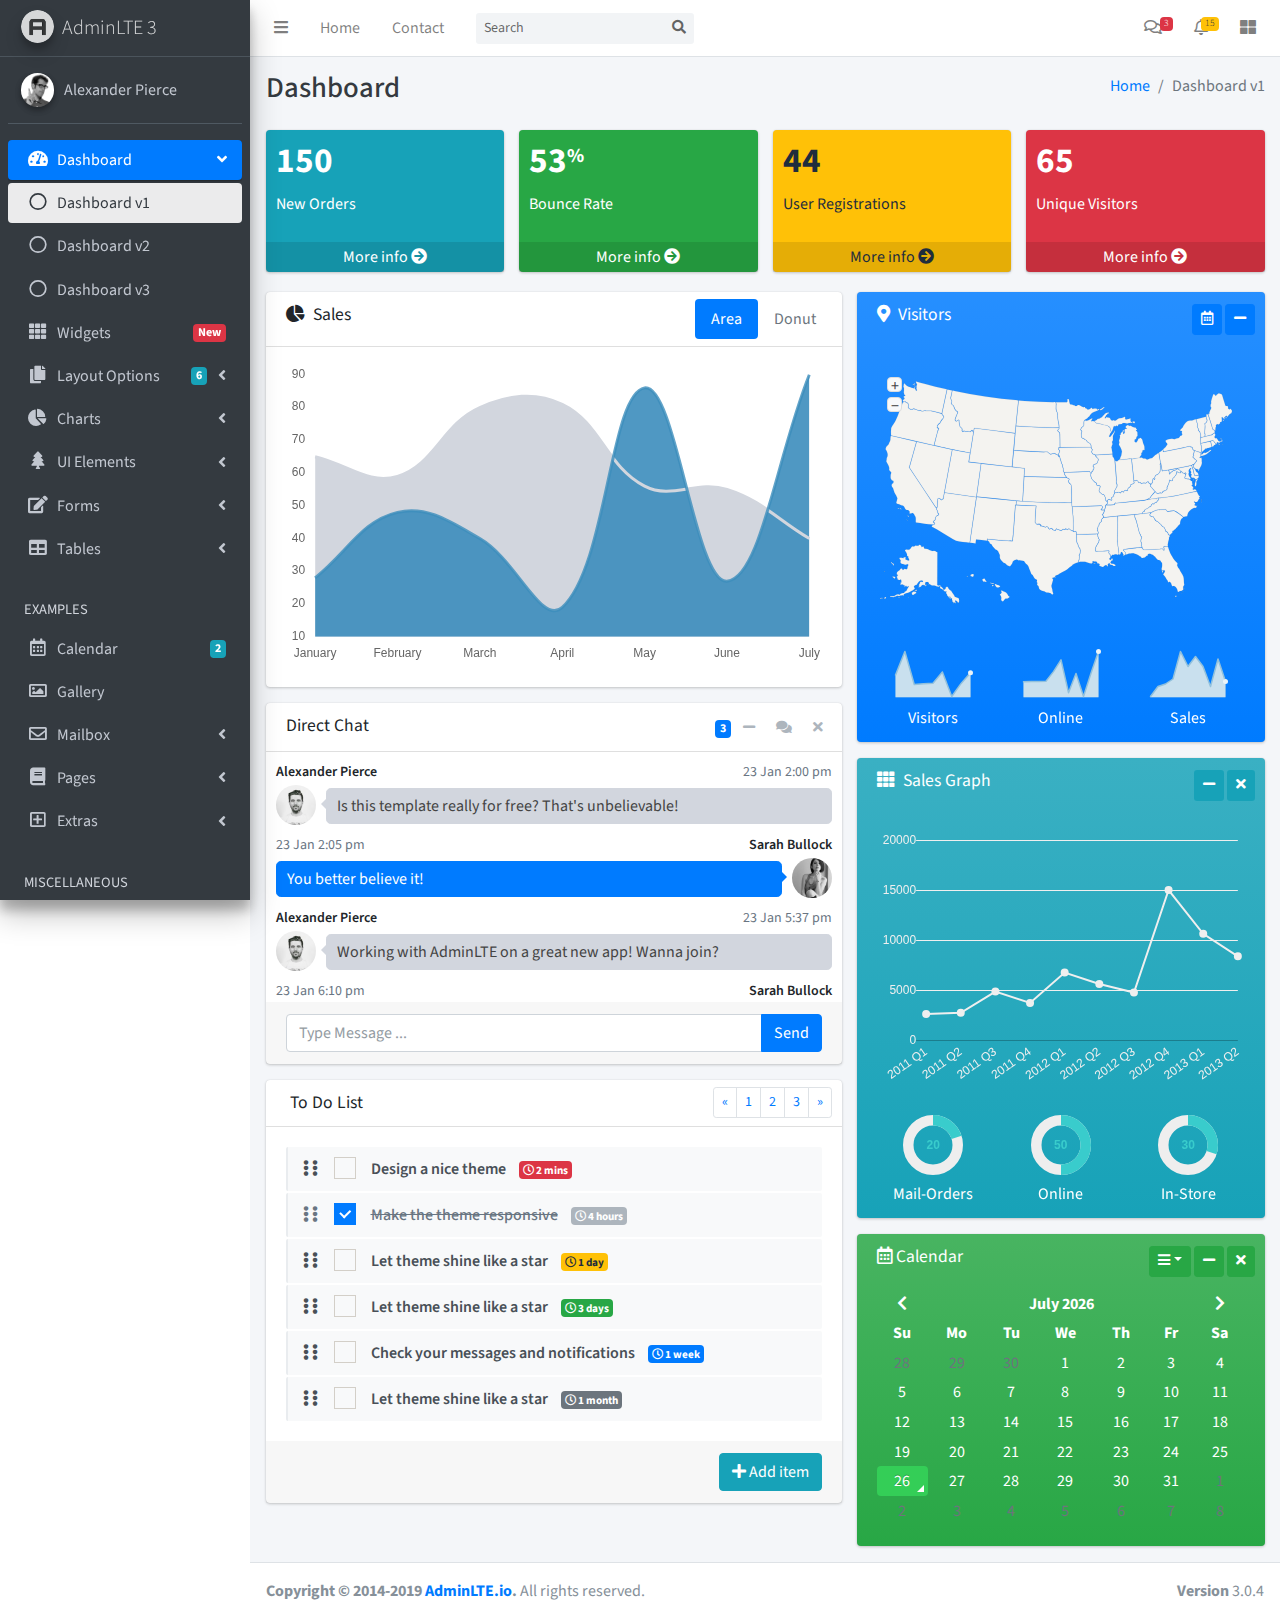
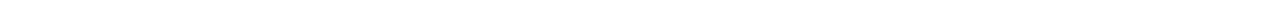
<file: static/admin-lte/index.html>
<!DOCTYPE html>
<html>
<head>
  <meta charset="utf-8">
  <meta http-equiv="X-UA-Compatible" content="IE=edge">
  <title>AdminLTE 3 | Dashboard</title>
  <!-- Tell the browser to be responsive to screen width -->
  <meta name="viewport" content="width=device-width, initial-scale=1">
  <!-- Font Awesome -->
  <link rel="stylesheet" href="plugins/fontawesome-free/css/all.min.css">
  <!-- Ionicons -->
  <link rel="stylesheet" href="https://code.ionicframework.com/ionicons/2.0.1/css/ionicons.min.css">
  <!-- Tempusdominus Bbootstrap 4 -->
  <link rel="stylesheet" href="plugins/tempusdominus-bootstrap-4/css/tempusdominus-bootstrap-4.min.css">
  <!-- iCheck -->
  <link rel="stylesheet" href="plugins/icheck-bootstrap/icheck-bootstrap.min.css">
  <!-- JQVMap -->
  <link rel="stylesheet" href="plugins/jqvmap/jqvmap.min.css">
  <!-- Theme style -->
  <link rel="stylesheet" href="dist/css/adminlte.min.css">
  <!-- overlayScrollbars -->
  <link rel="stylesheet" href="plugins/overlayScrollbars/css/OverlayScrollbars.min.css">
  <!-- Daterange picker -->
  <link rel="stylesheet" href="plugins/daterangepicker/daterangepicker.css">
  <!-- summernote -->
  <link rel="stylesheet" href="plugins/summernote/summernote-bs4.css">
  <!-- Google Font: Source Sans Pro -->
  <link href="https://fonts.googleapis.com/css?family=Source+Sans+Pro:300,400,400i,700" rel="stylesheet">
</head>
<body class="hold-transition sidebar-mini layout-fixed">
<div class="wrapper">

  <!-- Navbar -->
  <nav class="main-header navbar navbar-expand navbar-white navbar-light">
    <!-- Left navbar links -->
    <ul class="navbar-nav">
      <li class="nav-item">
        <a class="nav-link" data-widget="pushmenu" href="#" role="button"><i class="fas fa-bars"></i></a>
      </li>
      <li class="nav-item d-none d-sm-inline-block">
        <a href="index3.html" class="nav-link">Home</a>
      </li>
      <li class="nav-item d-none d-sm-inline-block">
        <a href="#" class="nav-link">Contact</a>
      </li>
    </ul>

    <!-- SEARCH FORM -->
    <form class="form-inline ml-3">
      <div class="input-group input-group-sm">
        <input class="form-control form-control-navbar" type="search" placeholder="Search" aria-label="Search">
        <div class="input-group-append">
          <button class="btn btn-navbar" type="submit">
            <i class="fas fa-search"></i>
          </button>
        </div>
      </div>
    </form>

    <!-- Right navbar links -->
    <ul class="navbar-nav ml-auto">
      <!-- Messages Dropdown Menu -->
      <li class="nav-item dropdown">
        <a class="nav-link" data-toggle="dropdown" href="#">
          <i class="far fa-comments"></i>
          <span class="badge badge-danger navbar-badge">3</span>
        </a>
        <div class="dropdown-menu dropdown-menu-lg dropdown-menu-right">
          <a href="#" class="dropdown-item">
            <!-- Message Start -->
            <div class="media">
              <img src="dist/img/user1-128x128.jpg" alt="User Avatar" class="img-size-50 mr-3 img-circle">
              <div class="media-body">
                <h3 class="dropdown-item-title">
                  Brad Diesel
                  <span class="float-right text-sm text-danger"><i class="fas fa-star"></i></span>
                </h3>
                <p class="text-sm">Call me whenever you can...</p>
                <p class="text-sm text-muted"><i class="far fa-clock mr-1"></i> 4 Hours Ago</p>
              </div>
            </div>
            <!-- Message End -->
          </a>
          <div class="dropdown-divider"></div>
          <a href="#" class="dropdown-item">
            <!-- Message Start -->
            <div class="media">
              <img src="dist/img/user8-128x128.jpg" alt="User Avatar" class="img-size-50 img-circle mr-3">
              <div class="media-body">
                <h3 class="dropdown-item-title">
                  John Pierce
                  <span class="float-right text-sm text-muted"><i class="fas fa-star"></i></span>
                </h3>
                <p class="text-sm">I got your message bro</p>
                <p class="text-sm text-muted"><i class="far fa-clock mr-1"></i> 4 Hours Ago</p>
              </div>
            </div>
            <!-- Message End -->
          </a>
          <div class="dropdown-divider"></div>
          <a href="#" class="dropdown-item">
            <!-- Message Start -->
            <div class="media">
              <img src="dist/img/user3-128x128.jpg" alt="User Avatar" class="img-size-50 img-circle mr-3">
              <div class="media-body">
                <h3 class="dropdown-item-title">
                  Nora Silvester
                  <span class="float-right text-sm text-warning"><i class="fas fa-star"></i></span>
                </h3>
                <p class="text-sm">The subject goes here</p>
                <p class="text-sm text-muted"><i class="far fa-clock mr-1"></i> 4 Hours Ago</p>
              </div>
            </div>
            <!-- Message End -->
          </a>
          <div class="dropdown-divider"></div>
          <a href="#" class="dropdown-item dropdown-footer">See All Messages</a>
        </div>
      </li>
      <!-- Notifications Dropdown Menu -->
      <li class="nav-item dropdown">
        <a class="nav-link" data-toggle="dropdown" href="#">
          <i class="far fa-bell"></i>
          <span class="badge badge-warning navbar-badge">15</span>
        </a>
        <div class="dropdown-menu dropdown-menu-lg dropdown-menu-right">
          <span class="dropdown-item dropdown-header">15 Notifications</span>
          <div class="dropdown-divider"></div>
          <a href="#" class="dropdown-item">
            <i class="fas fa-envelope mr-2"></i> 4 new messages
            <span class="float-right text-muted text-sm">3 mins</span>
          </a>
          <div class="dropdown-divider"></div>
          <a href="#" class="dropdown-item">
            <i class="fas fa-users mr-2"></i> 8 friend requests
            <span class="float-right text-muted text-sm">12 hours</span>
          </a>
          <div class="dropdown-divider"></div>
          <a href="#" class="dropdown-item">
            <i class="fas fa-file mr-2"></i> 3 new reports
            <span class="float-right text-muted text-sm">2 days</span>
          </a>
          <div class="dropdown-divider"></div>
          <a href="#" class="dropdown-item dropdown-footer">See All Notifications</a>
        </div>
      </li>
      <li class="nav-item">
        <a class="nav-link" data-widget="control-sidebar" data-slide="true" href="#" role="button">
          <i class="fas fa-th-large"></i>
        </a>
      </li>
    </ul>
  </nav>
  <!-- /.navbar -->

  <!-- Main Sidebar Container -->
  <aside class="main-sidebar sidebar-dark-primary elevation-4">
    <!-- Brand Logo -->
    <a href="index3.html" class="brand-link">
      <img src="dist/img/AdminLTELogo.png" alt="AdminLTE Logo" class="brand-image img-circle elevation-3"
           style="opacity: .8">
      <span class="brand-text font-weight-light">AdminLTE 3</span>
    </a>

    <!-- Sidebar -->
    <div class="sidebar">
      <!-- Sidebar user panel (optional) -->
      <div class="user-panel mt-3 pb-3 mb-3 d-flex">
        <div class="image">
          <img src="dist/img/user2-160x160.jpg" class="img-circle elevation-2" alt="User Image">
        </div>
        <div class="info">
          <a href="#" class="d-block">Alexander Pierce</a>
        </div>
      </div>

      <!-- Sidebar Menu -->
      <nav class="mt-2">
        <ul class="nav nav-pills nav-sidebar flex-column" data-widget="treeview" role="menu" data-accordion="false">
          <!-- Add icons to the links using the .nav-icon class
               with font-awesome or any other icon font library -->
          <li class="nav-item has-treeview menu-open">
            <a href="#" class="nav-link active">
              <i class="nav-icon fas fa-tachometer-alt"></i>
              <p>
                Dashboard
                <i class="right fas fa-angle-left"></i>
              </p>
            </a>
            <ul class="nav nav-treeview">
              <li class="nav-item">
                <a href="./index.html" class="nav-link active">
                  <i class="far fa-circle nav-icon"></i>
                  <p>Dashboard v1</p>
                </a>
              </li>
              <li class="nav-item">
                <a href="./index2.html" class="nav-link">
                  <i class="far fa-circle nav-icon"></i>
                  <p>Dashboard v2</p>
                </a>
              </li>
              <li class="nav-item">
                <a href="./index3.html" class="nav-link">
                  <i class="far fa-circle nav-icon"></i>
                  <p>Dashboard v3</p>
                </a>
              </li>
            </ul>
          </li>
          <li class="nav-item">
            <a href="pages/widgets.html" class="nav-link">
              <i class="nav-icon fas fa-th"></i>
              <p>
                Widgets
                <span class="right badge badge-danger">New</span>
              </p>
            </a>
          </li>
          <li class="nav-item has-treeview">
            <a href="#" class="nav-link">
              <i class="nav-icon fas fa-copy"></i>
              <p>
                Layout Options
                <i class="fas fa-angle-left right"></i>
                <span class="badge badge-info right">6</span>
              </p>
            </a>
            <ul class="nav nav-treeview">
              <li class="nav-item">
                <a href="pages/layout/top-nav.html" class="nav-link">
                  <i class="far fa-circle nav-icon"></i>
                  <p>Top Navigation</p>
                </a>
              </li>
              <li class="nav-item">
                <a href="pages/layout/top-nav-sidebar.html" class="nav-link">
                  <i class="far fa-circle nav-icon"></i>
                  <p>Top Navigation + Sidebar</p>
                </a>
              </li>
              <li class="nav-item">
                <a href="pages/layout/boxed.html" class="nav-link">
                  <i class="far fa-circle nav-icon"></i>
                  <p>Boxed</p>
                </a>
              </li>
              <li class="nav-item">
                <a href="pages/layout/fixed-sidebar.html" class="nav-link">
                  <i class="far fa-circle nav-icon"></i>
                  <p>Fixed Sidebar</p>
                </a>
              </li>
              <li class="nav-item">
                <a href="pages/layout/fixed-topnav.html" class="nav-link">
                  <i class="far fa-circle nav-icon"></i>
                  <p>Fixed Navbar</p>
                </a>
              </li>
              <li class="nav-item">
                <a href="pages/layout/fixed-footer.html" class="nav-link">
                  <i class="far fa-circle nav-icon"></i>
                  <p>Fixed Footer</p>
                </a>
              </li>
              <li class="nav-item">
                <a href="pages/layout/collapsed-sidebar.html" class="nav-link">
                  <i class="far fa-circle nav-icon"></i>
                  <p>Collapsed Sidebar</p>
                </a>
              </li>
            </ul>
          </li>
          <li class="nav-item has-treeview">
            <a href="#" class="nav-link">
              <i class="nav-icon fas fa-chart-pie"></i>
              <p>
                Charts
                <i class="right fas fa-angle-left"></i>
              </p>
            </a>
            <ul class="nav nav-treeview">
              <li class="nav-item">
                <a href="pages/charts/chartjs.html" class="nav-link">
                  <i class="far fa-circle nav-icon"></i>
                  <p>ChartJS</p>
                </a>
              </li>
              <li class="nav-item">
                <a href="pages/charts/flot.html" class="nav-link">
                  <i class="far fa-circle nav-icon"></i>
                  <p>Flot</p>
                </a>
              </li>
              <li class="nav-item">
                <a href="pages/charts/inline.html" class="nav-link">
                  <i class="far fa-circle nav-icon"></i>
                  <p>Inline</p>
                </a>
              </li>
            </ul>
          </li>
          <li class="nav-item has-treeview">
            <a href="#" class="nav-link">
              <i class="nav-icon fas fa-tree"></i>
              <p>
                UI Elements
                <i class="fas fa-angle-left right"></i>
              </p>
            </a>
            <ul class="nav nav-treeview">
              <li class="nav-item">
                <a href="pages/UI/general.html" class="nav-link">
                  <i class="far fa-circle nav-icon"></i>
                  <p>General</p>
                </a>
              </li>
              <li class="nav-item">
                <a href="pages/UI/icons.html" class="nav-link">
                  <i class="far fa-circle nav-icon"></i>
                  <p>Icons</p>
                </a>
              </li>
              <li class="nav-item">
                <a href="pages/UI/buttons.html" class="nav-link">
                  <i class="far fa-circle nav-icon"></i>
                  <p>Buttons</p>
                </a>
              </li>
              <li class="nav-item">
                <a href="pages/UI/sliders.html" class="nav-link">
                  <i class="far fa-circle nav-icon"></i>
                  <p>Sliders</p>
                </a>
              </li>
              <li class="nav-item">
                <a href="pages/UI/modals.html" class="nav-link">
                  <i class="far fa-circle nav-icon"></i>
                  <p>Modals & Alerts</p>
                </a>
              </li>
              <li class="nav-item">
                <a href="pages/UI/navbar.html" class="nav-link">
                  <i class="far fa-circle nav-icon"></i>
                  <p>Navbar & Tabs</p>
                </a>
              </li>
              <li class="nav-item">
                <a href="pages/UI/timeline.html" class="nav-link">
                  <i class="far fa-circle nav-icon"></i>
                  <p>Timeline</p>
                </a>
              </li>
              <li class="nav-item">
                <a href="pages/UI/ribbons.html" class="nav-link">
                  <i class="far fa-circle nav-icon"></i>
                  <p>Ribbons</p>
                </a>
              </li>
            </ul>
          </li>
          <li class="nav-item has-treeview">
            <a href="#" class="nav-link">
              <i class="nav-icon fas fa-edit"></i>
              <p>
                Forms
                <i class="fas fa-angle-left right"></i>
              </p>
            </a>
            <ul class="nav nav-treeview">
              <li class="nav-item">
                <a href="pages/forms/general.html" class="nav-link">
                  <i class="far fa-circle nav-icon"></i>
                  <p>General Elements</p>
                </a>
              </li>
              <li class="nav-item">
                <a href="pages/forms/advanced.html" class="nav-link">
                  <i class="far fa-circle nav-icon"></i>
                  <p>Advanced Elements</p>
                </a>
              </li>
              <li class="nav-item">
                <a href="pages/forms/editors.html" class="nav-link">
                  <i class="far fa-circle nav-icon"></i>
                  <p>Editors</p>
                </a>
              </li>
              <li class="nav-item">
                <a href="pages/forms/validation.html" class="nav-link">
                  <i class="far fa-circle nav-icon"></i>
                  <p>Validation</p>
                </a>
              </li>
            </ul>
          </li>
          <li class="nav-item has-treeview">
            <a href="#" class="nav-link">
              <i class="nav-icon fas fa-table"></i>
              <p>
                Tables
                <i class="fas fa-angle-left right"></i>
              </p>
            </a>
            <ul class="nav nav-treeview">
              <li class="nav-item">
                <a href="pages/tables/simple.html" class="nav-link">
                  <i class="far fa-circle nav-icon"></i>
                  <p>Simple Tables</p>
                </a>
              </li>
              <li class="nav-item">
                <a href="pages/tables/data.html" class="nav-link">
                  <i class="far fa-circle nav-icon"></i>
                  <p>DataTables</p>
                </a>
              </li>
              <li class="nav-item">
                <a href="pages/tables/jsgrid.html" class="nav-link">
                  <i class="far fa-circle nav-icon"></i>
                  <p>jsGrid</p>
                </a>
              </li>
            </ul>
          </li>
          <li class="nav-header">EXAMPLES</li>
          <li class="nav-item">
            <a href="pages/calendar.html" class="nav-link">
              <i class="nav-icon far fa-calendar-alt"></i>
              <p>
                Calendar
                <span class="badge badge-info right">2</span>
              </p>
            </a>
          </li>
          <li class="nav-item">
            <a href="pages/gallery.html" class="nav-link">
              <i class="nav-icon far fa-image"></i>
              <p>
                Gallery
              </p>
            </a>
          </li>
          <li class="nav-item has-treeview">
            <a href="#" class="nav-link">
              <i class="nav-icon far fa-envelope"></i>
              <p>
                Mailbox
                <i class="fas fa-angle-left right"></i>
              </p>
            </a>
            <ul class="nav nav-treeview">
              <li class="nav-item">
                <a href="pages/mailbox/mailbox.html" class="nav-link">
                  <i class="far fa-circle nav-icon"></i>
                  <p>Inbox</p>
                </a>
              </li>
              <li class="nav-item">
                <a href="pages/mailbox/compose.html" class="nav-link">
                  <i class="far fa-circle nav-icon"></i>
                  <p>Compose</p>
                </a>
              </li>
              <li class="nav-item">
                <a href="pages/mailbox/read-mail.html" class="nav-link">
                  <i class="far fa-circle nav-icon"></i>
                  <p>Read</p>
                </a>
              </li>
            </ul>
          </li>
          <li class="nav-item has-treeview">
            <a href="#" class="nav-link">
              <i class="nav-icon fas fa-book"></i>
              <p>
                Pages
                <i class="fas fa-angle-left right"></i>
              </p>
            </a>
            <ul class="nav nav-treeview">
              <li class="nav-item">
                <a href="pages/examples/invoice.html" class="nav-link">
                  <i class="far fa-circle nav-icon"></i>
                  <p>Invoice</p>
                </a>
              </li>
              <li class="nav-item">
                <a href="pages/examples/profile.html" class="nav-link">
                  <i class="far fa-circle nav-icon"></i>
                  <p>Profile</p>
                </a>
              </li>
              <li class="nav-item">
                <a href="pages/examples/e-commerce.html" class="nav-link">
                  <i class="far fa-circle nav-icon"></i>
                  <p>E-commerce</p>
                </a>
              </li>
              <li class="nav-item">
                <a href="pages/examples/projects.html" class="nav-link">
                  <i class="far fa-circle nav-icon"></i>
                  <p>Projects</p>
                </a>
              </li>
              <li class="nav-item">
                <a href="pages/examples/project-add.html" class="nav-link">
                  <i class="far fa-circle nav-icon"></i>
                  <p>Project Add</p>
                </a>
              </li>
              <li class="nav-item">
                <a href="pages/examples/project-edit.html" class="nav-link">
                  <i class="far fa-circle nav-icon"></i>
                  <p>Project Edit</p>
                </a>
              </li>
              <li class="nav-item">
                <a href="pages/examples/project-detail.html" class="nav-link">
                  <i class="far fa-circle nav-icon"></i>
                  <p>Project Detail</p>
                </a>
              </li>
              <li class="nav-item">
                <a href="pages/examples/contacts.html" class="nav-link">
                  <i class="far fa-circle nav-icon"></i>
                  <p>Contacts</p>
                </a>
              </li>
            </ul>
          </li>
          <li class="nav-item has-treeview">
            <a href="#" class="nav-link">
              <i class="nav-icon far fa-plus-square"></i>
              <p>
                Extras
                <i class="fas fa-angle-left right"></i>
              </p>
            </a>
            <ul class="nav nav-treeview">
              <li class="nav-item">
                <a href="pages/examples/login.html" class="nav-link">
                  <i class="far fa-circle nav-icon"></i>
                  <p>Login</p>
                </a>
              </li>
              <li class="nav-item">
                <a href="pages/examples/register.html" class="nav-link">
                  <i class="far fa-circle nav-icon"></i>
                  <p>Register</p>
                </a>
              </li>
              <li class="nav-item">
                <a href="pages/examples/forgot-password.html" class="nav-link">
                  <i class="far fa-circle nav-icon"></i>
                  <p>Forgot Password</p>
                </a>
              </li>
              <li class="nav-item">
                <a href="pages/examples/recover-password.html" class="nav-link">
                  <i class="far fa-circle nav-icon"></i>
                  <p>Recover Password</p>
                </a>
              </li>
              <li class="nav-item">
                <a href="pages/examples/lockscreen.html" class="nav-link">
                  <i class="far fa-circle nav-icon"></i>
                  <p>Lockscreen</p>
                </a>
              </li>
              <li class="nav-item">
                <a href="pages/examples/legacy-user-menu.html" class="nav-link">
                  <i class="far fa-circle nav-icon"></i>
                  <p>Legacy User Menu</p>
                </a>
              </li>
              <li class="nav-item">
                <a href="pages/examples/language-menu.html" class="nav-link">
                  <i class="far fa-circle nav-icon"></i>
                  <p>Language Menu</p>
                </a>
              </li>
              <li class="nav-item">
                <a href="pages/examples/404.html" class="nav-link">
                  <i class="far fa-circle nav-icon"></i>
                  <p>Error 404</p>
                </a>
              </li>
              <li class="nav-item">
                <a href="pages/examples/500.html" class="nav-link">
                  <i class="far fa-circle nav-icon"></i>
                  <p>Error 500</p>
                </a>
              </li>
              <li class="nav-item">
                <a href="pages/examples/pace.html" class="nav-link">
                  <i class="far fa-circle nav-icon"></i>
                  <p>Pace</p>
                </a>
              </li>
              <li class="nav-item">
                <a href="pages/examples/blank.html" class="nav-link">
                  <i class="far fa-circle nav-icon"></i>
                  <p>Blank Page</p>
                </a>
              </li>
              <li class="nav-item">
                <a href="starter.html" class="nav-link">
                  <i class="far fa-circle nav-icon"></i>
                  <p>Starter Page</p>
                </a>
              </li>
            </ul>
          </li>
          <li class="nav-header">MISCELLANEOUS</li>
          <li class="nav-item">
            <a href="https://adminlte.io/docs/3.0" class="nav-link">
              <i class="nav-icon fas fa-file"></i>
              <p>Documentation</p>
            </a>
          </li>
          <li class="nav-header">MULTI LEVEL EXAMPLE</li>
          <li class="nav-item">
            <a href="#" class="nav-link">
              <i class="fas fa-circle nav-icon"></i>
              <p>Level 1</p>
            </a>
          </li>
          <li class="nav-item has-treeview">
            <a href="#" class="nav-link">
              <i class="nav-icon fas fa-circle"></i>
              <p>
                Level 1
                <i class="right fas fa-angle-left"></i>
              </p>
            </a>
            <ul class="nav nav-treeview">
              <li class="nav-item">
                <a href="#" class="nav-link">
                  <i class="far fa-circle nav-icon"></i>
                  <p>Level 2</p>
                </a>
              </li>
              <li class="nav-item has-treeview">
                <a href="#" class="nav-link">
                  <i class="far fa-circle nav-icon"></i>
                  <p>
                    Level 2
                    <i class="right fas fa-angle-left"></i>
                  </p>
                </a>
                <ul class="nav nav-treeview">
                  <li class="nav-item">
                    <a href="#" class="nav-link">
                      <i class="far fa-dot-circle nav-icon"></i>
                      <p>Level 3</p>
                    </a>
                  </li>
                  <li class="nav-item">
                    <a href="#" class="nav-link">
                      <i class="far fa-dot-circle nav-icon"></i>
                      <p>Level 3</p>
                    </a>
                  </li>
                  <li class="nav-item">
                    <a href="#" class="nav-link">
                      <i class="far fa-dot-circle nav-icon"></i>
                      <p>Level 3</p>
                    </a>
                  </li>
                </ul>
              </li>
              <li class="nav-item">
                <a href="#" class="nav-link">
                  <i class="far fa-circle nav-icon"></i>
                  <p>Level 2</p>
                </a>
              </li>
            </ul>
          </li>
          <li class="nav-item">
            <a href="#" class="nav-link">
              <i class="fas fa-circle nav-icon"></i>
              <p>Level 1</p>
            </a>
          </li>
          <li class="nav-header">LABELS</li>
          <li class="nav-item">
            <a href="#" class="nav-link">
              <i class="nav-icon far fa-circle text-danger"></i>
              <p class="text">Important</p>
            </a>
          </li>
          <li class="nav-item">
            <a href="#" class="nav-link">
              <i class="nav-icon far fa-circle text-warning"></i>
              <p>Warning</p>
            </a>
          </li>
          <li class="nav-item">
            <a href="#" class="nav-link">
              <i class="nav-icon far fa-circle text-info"></i>
              <p>Informational</p>
            </a>
          </li>
        </ul>
      </nav>
      <!-- /.sidebar-menu -->
    </div>
    <!-- /.sidebar -->
  </aside>

  <!-- Content Wrapper. Contains page content -->
  <div class="content-wrapper">
    <!-- Content Header (Page header) -->
    <div class="content-header">
      <div class="container-fluid">
        <div class="row mb-2">
          <div class="col-sm-6">
            <h1 class="m-0 text-dark">Dashboard</h1>
          </div><!-- /.col -->
          <div class="col-sm-6">
            <ol class="breadcrumb float-sm-right">
              <li class="breadcrumb-item"><a href="#">Home</a></li>
              <li class="breadcrumb-item active">Dashboard v1</li>
            </ol>
          </div><!-- /.col -->
        </div><!-- /.row -->
      </div><!-- /.container-fluid -->
    </div>
    <!-- /.content-header -->

    <!-- Main content -->
    <section class="content">
      <div class="container-fluid">
        <!-- Small boxes (Stat box) -->
        <div class="row">
          <div class="col-lg-3 col-6">
            <!-- small box -->
            <div class="small-box bg-info">
              <div class="inner">
                <h3>150</h3>

                <p>New Orders</p>
              </div>
              <div class="icon">
                <i class="ion ion-bag"></i>
              </div>
              <a href="#" class="small-box-footer">More info <i class="fas fa-arrow-circle-right"></i></a>
            </div>
          </div>
          <!-- ./col -->
          <div class="col-lg-3 col-6">
            <!-- small box -->
            <div class="small-box bg-success">
              <div class="inner">
                <h3>53<sup style="font-size: 20px">%</sup></h3>

                <p>Bounce Rate</p>
              </div>
              <div class="icon">
                <i class="ion ion-stats-bars"></i>
              </div>
              <a href="#" class="small-box-footer">More info <i class="fas fa-arrow-circle-right"></i></a>
            </div>
          </div>
          <!-- ./col -->
          <div class="col-lg-3 col-6">
            <!-- small box -->
            <div class="small-box bg-warning">
              <div class="inner">
                <h3>44</h3>

                <p>User Registrations</p>
              </div>
              <div class="icon">
                <i class="ion ion-person-add"></i>
              </div>
              <a href="#" class="small-box-footer">More info <i class="fas fa-arrow-circle-right"></i></a>
            </div>
          </div>
          <!-- ./col -->
          <div class="col-lg-3 col-6">
            <!-- small box -->
            <div class="small-box bg-danger">
              <div class="inner">
                <h3>65</h3>

                <p>Unique Visitors</p>
              </div>
              <div class="icon">
                <i class="ion ion-pie-graph"></i>
              </div>
              <a href="#" class="small-box-footer">More info <i class="fas fa-arrow-circle-right"></i></a>
            </div>
          </div>
          <!-- ./col -->
        </div>
        <!-- /.row -->
        <!-- Main row -->
        <div class="row">
          <!-- Left col -->
          <section class="col-lg-7 connectedSortable">
            <!-- Custom tabs (Charts with tabs)-->
            <div class="card">
              <div class="card-header">
                <h3 class="card-title">
                  <i class="fas fa-chart-pie mr-1"></i>
                  Sales
                </h3>
                <div class="card-tools">
                  <ul class="nav nav-pills ml-auto">
                    <li class="nav-item">
                      <a class="nav-link active" href="#revenue-chart" data-toggle="tab">Area</a>
                    </li>
                    <li class="nav-item">
                      <a class="nav-link" href="#sales-chart" data-toggle="tab">Donut</a>
                    </li>
                  </ul>
                </div>
              </div><!-- /.card-header -->
              <div class="card-body">
                <div class="tab-content p-0">
                  <!-- Morris chart - Sales -->
                  <div class="chart tab-pane active" id="revenue-chart"
                       style="position: relative; height: 300px;">
                      <canvas id="revenue-chart-canvas" height="300" style="height: 300px;"></canvas>                         
                   </div>
                  <div class="chart tab-pane" id="sales-chart" style="position: relative; height: 300px;">
                    <canvas id="sales-chart-canvas" height="300" style="height: 300px;"></canvas>                         
                  </div>  
                </div>
              </div><!-- /.card-body -->
            </div>
            <!-- /.card -->

            <!-- DIRECT CHAT -->
            <div class="card direct-chat direct-chat-primary">
              <div class="card-header">
                <h3 class="card-title">Direct Chat</h3>

                <div class="card-tools">
                  <span data-toggle="tooltip" title="3 New Messages" class="badge badge-primary">3</span>
                  <button type="button" class="btn btn-tool" data-card-widget="collapse">
                    <i class="fas fa-minus"></i>
                  </button>
                  <button type="button" class="btn btn-tool" data-toggle="tooltip" title="Contacts"
                          data-widget="chat-pane-toggle">
                    <i class="fas fa-comments"></i>
                  </button>
                  <button type="button" class="btn btn-tool" data-card-widget="remove"><i class="fas fa-times"></i>
                  </button>
                </div>
              </div>
              <!-- /.card-header -->
              <div class="card-body">
                <!-- Conversations are loaded here -->
                <div class="direct-chat-messages">
                  <!-- Message. Default to the left -->
                  <div class="direct-chat-msg">
                    <div class="direct-chat-infos clearfix">
                      <span class="direct-chat-name float-left">Alexander Pierce</span>
                      <span class="direct-chat-timestamp float-right">23 Jan 2:00 pm</span>
                    </div>
                    <!-- /.direct-chat-infos -->
                    <img class="direct-chat-img" src="dist/img/user1-128x128.jpg" alt="message user image">
                    <!-- /.direct-chat-img -->
                    <div class="direct-chat-text">
                      Is this template really for free? That's unbelievable!
                    </div>
                    <!-- /.direct-chat-text -->
                  </div>
                  <!-- /.direct-chat-msg -->

                  <!-- Message to the right -->
                  <div class="direct-chat-msg right">
                    <div class="direct-chat-infos clearfix">
                      <span class="direct-chat-name float-right">Sarah Bullock</span>
                      <span class="direct-chat-timestamp float-left">23 Jan 2:05 pm</span>
                    </div>
                    <!-- /.direct-chat-infos -->
                    <img class="direct-chat-img" src="dist/img/user3-128x128.jpg" alt="message user image">
                    <!-- /.direct-chat-img -->
                    <div class="direct-chat-text">
                      You better believe it!
                    </div>
                    <!-- /.direct-chat-text -->
                  </div>
                  <!-- /.direct-chat-msg -->

                  <!-- Message. Default to the left -->
                  <div class="direct-chat-msg">
                    <div class="direct-chat-infos clearfix">
                      <span class="direct-chat-name float-left">Alexander Pierce</span>
                      <span class="direct-chat-timestamp float-right">23 Jan 5:37 pm</span>
                    </div>
                    <!-- /.direct-chat-infos -->
                    <img class="direct-chat-img" src="dist/img/user1-128x128.jpg" alt="message user image">
                    <!-- /.direct-chat-img -->
                    <div class="direct-chat-text">
                      Working with AdminLTE on a great new app! Wanna join?
                    </div>
                    <!-- /.direct-chat-text -->
                  </div>
                  <!-- /.direct-chat-msg -->

                  <!-- Message to the right -->
                  <div class="direct-chat-msg right">
                    <div class="direct-chat-infos clearfix">
                      <span class="direct-chat-name float-right">Sarah Bullock</span>
                      <span class="direct-chat-timestamp float-left">23 Jan 6:10 pm</span>
                    </div>
                    <!-- /.direct-chat-infos -->
                    <img class="direct-chat-img" src="dist/img/user3-128x128.jpg" alt="message user image">
                    <!-- /.direct-chat-img -->
                    <div class="direct-chat-text">
                      I would love to.
                    </div>
                    <!-- /.direct-chat-text -->
                  </div>
                  <!-- /.direct-chat-msg -->

                </div>
                <!--/.direct-chat-messages-->

                <!-- Contacts are loaded here -->
                <div class="direct-chat-contacts">
                  <ul class="contacts-list">
                    <li>
                      <a href="#">
                        <img class="contacts-list-img" src="dist/img/user1-128x128.jpg">

                        <div class="contacts-list-info">
                          <span class="contacts-list-name">
                            Count Dracula
                            <small class="contacts-list-date float-right">2/28/2015</small>
                          </span>
                          <span class="contacts-list-msg">How have you been? I was...</span>
                        </div>
                        <!-- /.contacts-list-info -->
                      </a>
                    </li>
                    <!-- End Contact Item -->
                    <li>
                      <a href="#">
                        <img class="contacts-list-img" src="dist/img/user7-128x128.jpg">

                        <div class="contacts-list-info">
                          <span class="contacts-list-name">
                            Sarah Doe
                            <small class="contacts-list-date float-right">2/23/2015</small>
                          </span>
                          <span class="contacts-list-msg">I will be waiting for...</span>
                        </div>
                        <!-- /.contacts-list-info -->
                      </a>
                    </li>
                    <!-- End Contact Item -->
                    <li>
                      <a href="#">
                        <img class="contacts-list-img" src="dist/img/user3-128x128.jpg">

                        <div class="contacts-list-info">
                          <span class="contacts-list-name">
                            Nadia Jolie
                            <small class="contacts-list-date float-right">2/20/2015</small>
                          </span>
                          <span class="contacts-list-msg">I'll call you back at...</span>
                        </div>
                        <!-- /.contacts-list-info -->
                      </a>
                    </li>
                    <!-- End Contact Item -->
                    <li>
                      <a href="#">
                        <img class="contacts-list-img" src="dist/img/user5-128x128.jpg">

                        <div class="contacts-list-info">
                          <span class="contacts-list-name">
                            Nora S. Vans
                            <small class="contacts-list-date float-right">2/10/2015</small>
                          </span>
                          <span class="contacts-list-msg">Where is your new...</span>
                        </div>
                        <!-- /.contacts-list-info -->
                      </a>
                    </li>
                    <!-- End Contact Item -->
                    <li>
                      <a href="#">
                        <img class="contacts-list-img" src="dist/img/user6-128x128.jpg">

                        <div class="contacts-list-info">
                          <span class="contacts-list-name">
                            John K.
                            <small class="contacts-list-date float-right">1/27/2015</small>
                          </span>
                          <span class="contacts-list-msg">Can I take a look at...</span>
                        </div>
                        <!-- /.contacts-list-info -->
                      </a>
                    </li>
                    <!-- End Contact Item -->
                    <li>
                      <a href="#">
                        <img class="contacts-list-img" src="dist/img/user8-128x128.jpg">

                        <div class="contacts-list-info">
                          <span class="contacts-list-name">
                            Kenneth M.
                            <small class="contacts-list-date float-right">1/4/2015</small>
                          </span>
                          <span class="contacts-list-msg">Never mind I found...</span>
                        </div>
                        <!-- /.contacts-list-info -->
                      </a>
                    </li>
                    <!-- End Contact Item -->
                  </ul>
                  <!-- /.contacts-list -->
                </div>
                <!-- /.direct-chat-pane -->
              </div>
              <!-- /.card-body -->
              <div class="card-footer">
                <form action="#" method="post">
                  <div class="input-group">
                    <input type="text" name="message" placeholder="Type Message ..." class="form-control">
                    <span class="input-group-append">
                      <button type="button" class="btn btn-primary">Send</button>
                    </span>
                  </div>
                </form>
              </div>
              <!-- /.card-footer-->
            </div>
            <!--/.direct-chat -->

            <!-- TO DO List -->
            <div class="card">
              <div class="card-header">
                <h3 class="card-title">
                  <i class="ion ion-clipboard mr-1"></i>
                  To Do List
                </h3>

                <div class="card-tools">
                  <ul class="pagination pagination-sm">
                    <li class="page-item"><a href="#" class="page-link">&laquo;</a></li>
                    <li class="page-item"><a href="#" class="page-link">1</a></li>
                    <li class="page-item"><a href="#" class="page-link">2</a></li>
                    <li class="page-item"><a href="#" class="page-link">3</a></li>
                    <li class="page-item"><a href="#" class="page-link">&raquo;</a></li>
                  </ul>
                </div>
              </div>
              <!-- /.card-header -->
              <div class="card-body">
                <ul class="todo-list" data-widget="todo-list">
                  <li>
                    <!-- drag handle -->
                    <span class="handle">
                      <i class="fas fa-ellipsis-v"></i>
                      <i class="fas fa-ellipsis-v"></i>
                    </span>
                    <!-- checkbox -->
                    <div  class="icheck-primary d-inline ml-2">
                      <input type="checkbox" value="" name="todo1" id="todoCheck1">
                      <label for="todoCheck1"></label>
                    </div>
                    <!-- todo text -->
                    <span class="text">Design a nice theme</span>
                    <!-- Emphasis label -->
                    <small class="badge badge-danger"><i class="far fa-clock"></i> 2 mins</small>
                    <!-- General tools such as edit or delete-->
                    <div class="tools">
                      <i class="fas fa-edit"></i>
                      <i class="fas fa-trash-o"></i>
                    </div>
                  </li>
                  <li>
                    <span class="handle">
                      <i class="fas fa-ellipsis-v"></i>
                      <i class="fas fa-ellipsis-v"></i>
                    </span>
                    <div  class="icheck-primary d-inline ml-2">
                      <input type="checkbox" value="" name="todo2" id="todoCheck2" checked>
                      <label for="todoCheck2"></label>
                    </div>
                    <span class="text">Make the theme responsive</span>
                    <small class="badge badge-info"><i class="far fa-clock"></i> 4 hours</small>
                    <div class="tools">
                      <i class="fas fa-edit"></i>
                      <i class="fas fa-trash-o"></i>
                    </div>
                  </li>
                  <li>
                    <span class="handle">
                      <i class="fas fa-ellipsis-v"></i>
                      <i class="fas fa-ellipsis-v"></i>
                    </span>
                    <div  class="icheck-primary d-inline ml-2">
                      <input type="checkbox" value="" name="todo3" id="todoCheck3">
                      <label for="todoCheck3"></label>
                    </div>
                    <span class="text">Let theme shine like a star</span>
                    <small class="badge badge-warning"><i class="far fa-clock"></i> 1 day</small>
                    <div class="tools">
                      <i class="fas fa-edit"></i>
                      <i class="fas fa-trash-o"></i>
                    </div>
                  </li>
                  <li>
                    <span class="handle">
                      <i class="fas fa-ellipsis-v"></i>
                      <i class="fas fa-ellipsis-v"></i>
                    </span>
                    <div  class="icheck-primary d-inline ml-2">
                      <input type="checkbox" value="" name="todo4" id="todoCheck4">
                      <label for="todoCheck4"></label>
                    </div>
                    <span class="text">Let theme shine like a star</span>
                    <small class="badge badge-success"><i class="far fa-clock"></i> 3 days</small>
                    <div class="tools">
                      <i class="fas fa-edit"></i>
                      <i class="fas fa-trash-o"></i>
                    </div>
                  </li>
                  <li>
                    <span class="handle">
                      <i class="fas fa-ellipsis-v"></i>
                      <i class="fas fa-ellipsis-v"></i>
                    </span>
                    <div  class="icheck-primary d-inline ml-2">
                      <input type="checkbox" value="" name="todo5" id="todoCheck5">
                      <label for="todoCheck5"></label>
                    </div>
                    <span class="text">Check your messages and notifications</span>
                    <small class="badge badge-primary"><i class="far fa-clock"></i> 1 week</small>
                    <div class="tools">
                      <i class="fas fa-edit"></i>
                      <i class="fas fa-trash-o"></i>
                    </div>
                  </li>
                  <li>
                    <span class="handle">
                      <i class="fas fa-ellipsis-v"></i>
                      <i class="fas fa-ellipsis-v"></i>
                    </span>
                    <div  class="icheck-primary d-inline ml-2">
                      <input type="checkbox" value="" name="todo6" id="todoCheck6">
                      <label for="todoCheck6"></label>
                    </div>
                    <span class="text">Let theme shine like a star</span>
                    <small class="badge badge-secondary"><i class="far fa-clock"></i> 1 month</small>
                    <div class="tools">
                      <i class="fas fa-edit"></i>
                      <i class="fas fa-trash-o"></i>
                    </div>
                  </li>
                </ul>
              </div>
              <!-- /.card-body -->
              <div class="card-footer clearfix">
                <button type="button" class="btn btn-info float-right"><i class="fas fa-plus"></i> Add item</button>
              </div>
            </div>
            <!-- /.card -->
          </section>
          <!-- /.Left col -->
          <!-- right col (We are only adding the ID to make the widgets sortable)-->
          <section class="col-lg-5 connectedSortable">

            <!-- Map card -->
            <div class="card bg-gradient-primary">
              <div class="card-header border-0">
                <h3 class="card-title">
                  <i class="fas fa-map-marker-alt mr-1"></i>
                  Visitors
                </h3>
                <!-- card tools -->
                <div class="card-tools">
                  <button type="button"
                          class="btn btn-primary btn-sm daterange"
                          data-toggle="tooltip"
                          title="Date range">
                    <i class="far fa-calendar-alt"></i>
                  </button>
                  <button type="button"
                          class="btn btn-primary btn-sm"
                          data-card-widget="collapse"
                          data-toggle="tooltip"
                          title="Collapse">
                    <i class="fas fa-minus"></i>
                  </button>
                </div>
                <!-- /.card-tools -->
              </div>
              <div class="card-body">
                <div id="world-map" style="height: 250px; width: 100%;"></div>
              </div>
              <!-- /.card-body-->
              <div class="card-footer bg-transparent">
                <div class="row">
                  <div class="col-4 text-center">
                    <div id="sparkline-1"></div>
                    <div class="text-white">Visitors</div>
                  </div>
                  <!-- ./col -->
                  <div class="col-4 text-center">
                    <div id="sparkline-2"></div>
                    <div class="text-white">Online</div>
                  </div>
                  <!-- ./col -->
                  <div class="col-4 text-center">
                    <div id="sparkline-3"></div>
                    <div class="text-white">Sales</div>
                  </div>
                  <!-- ./col -->
                </div>
                <!-- /.row -->
              </div>
            </div>
            <!-- /.card -->

            <!-- solid sales graph -->
            <div class="card bg-gradient-info">
              <div class="card-header border-0">
                <h3 class="card-title">
                  <i class="fas fa-th mr-1"></i>
                  Sales Graph
                </h3>

                <div class="card-tools">
                  <button type="button" class="btn bg-info btn-sm" data-card-widget="collapse">
                    <i class="fas fa-minus"></i>
                  </button>
                  <button type="button" class="btn bg-info btn-sm" data-card-widget="remove">
                    <i class="fas fa-times"></i>
                  </button>
                </div>
              </div>
              <div class="card-body">
                <canvas class="chart" id="line-chart" style="min-height: 250px; height: 250px; max-height: 250px; max-width: 100%;"></canvas>
              </div>
              <!-- /.card-body -->
              <div class="card-footer bg-transparent">
                <div class="row">
                  <div class="col-4 text-center">
                    <input type="text" class="knob" data-readonly="true" value="20" data-width="60" data-height="60"
                           data-fgColor="#39CCCC">

                    <div class="text-white">Mail-Orders</div>
                  </div>
                  <!-- ./col -->
                  <div class="col-4 text-center">
                    <input type="text" class="knob" data-readonly="true" value="50" data-width="60" data-height="60"
                           data-fgColor="#39CCCC">

                    <div class="text-white">Online</div>
                  </div>
                  <!-- ./col -->
                  <div class="col-4 text-center">
                    <input type="text" class="knob" data-readonly="true" value="30" data-width="60" data-height="60"
                           data-fgColor="#39CCCC">

                    <div class="text-white">In-Store</div>
                  </div>
                  <!-- ./col -->
                </div>
                <!-- /.row -->
              </div>
              <!-- /.card-footer -->
            </div>
            <!-- /.card -->

            <!-- Calendar -->
            <div class="card bg-gradient-success">
              <div class="card-header border-0">

                <h3 class="card-title">
                  <i class="far fa-calendar-alt"></i>
                  Calendar
                </h3>
                <!-- tools card -->
                <div class="card-tools">
                  <!-- button with a dropdown -->
                  <div class="btn-group">
                    <button type="button" class="btn btn-success btn-sm dropdown-toggle" data-toggle="dropdown">
                      <i class="fas fa-bars"></i></button>
                    <div class="dropdown-menu float-right" role="menu">
                      <a href="#" class="dropdown-item">Add new event</a>
                      <a href="#" class="dropdown-item">Clear events</a>
                      <div class="dropdown-divider"></div>
                      <a href="#" class="dropdown-item">View calendar</a>
                    </div>
                  </div>
                  <button type="button" class="btn btn-success btn-sm" data-card-widget="collapse">
                    <i class="fas fa-minus"></i>
                  </button>
                  <button type="button" class="btn btn-success btn-sm" data-card-widget="remove">
                    <i class="fas fa-times"></i>
                  </button>
                </div>
                <!-- /. tools -->
              </div>
              <!-- /.card-header -->
              <div class="card-body pt-0">
                <!--The calendar -->
                <div id="calendar" style="width: 100%"></div>
              </div>
              <!-- /.card-body -->
            </div>
            <!-- /.card -->
          </section>
          <!-- right col -->
        </div>
        <!-- /.row (main row) -->
      </div><!-- /.container-fluid -->
    </section>
    <!-- /.content -->
  </div>
  <!-- /.content-wrapper -->
  <footer class="main-footer">
    <strong>Copyright &copy; 2014-2019 <a href="http://adminlte.io">AdminLTE.io</a>.</strong>
    All rights reserved.
    <div class="float-right d-none d-sm-inline-block">
      <b>Version</b> 3.0.4
    </div>
  </footer>

  <!-- Control Sidebar -->
  <aside class="control-sidebar control-sidebar-dark">
    <!-- Control sidebar content goes here -->
  </aside>
  <!-- /.control-sidebar -->
</div>
<!-- ./wrapper -->

<!-- jQuery -->
<script src="plugins/jquery/jquery.min.js"></script>
<!-- jQuery UI 1.11.4 -->
<script src="plugins/jquery-ui/jquery-ui.min.js"></script>
<!-- Resolve conflict in jQuery UI tooltip with Bootstrap tooltip -->
<script>
  $.widget.bridge('uibutton', $.ui.button)
</script>
<!-- Bootstrap 4 -->
<script src="plugins/bootstrap/js/bootstrap.bundle.min.js"></script>
<!-- ChartJS -->
<script src="plugins/chart.js/Chart.min.js"></script>
<!-- Sparkline -->
<script src="plugins/sparklines/sparkline.js"></script>
<!-- JQVMap -->
<script src="plugins/jqvmap/jquery.vmap.min.js"></script>
<script src="plugins/jqvmap/maps/jquery.vmap.usa.js"></script>
<!-- jQuery Knob Chart -->
<script src="plugins/jquery-knob/jquery.knob.min.js"></script>
<!-- daterangepicker -->
<script src="plugins/moment/moment.min.js"></script>
<script src="plugins/daterangepicker/daterangepicker.js"></script>
<!-- Tempusdominus Bootstrap 4 -->
<script src="plugins/tempusdominus-bootstrap-4/js/tempusdominus-bootstrap-4.min.js"></script>
<!-- Summernote -->
<script src="plugins/summernote/summernote-bs4.min.js"></script>
<!-- overlayScrollbars -->
<script src="plugins/overlayScrollbars/js/jquery.overlayScrollbars.min.js"></script>
<!-- AdminLTE App -->
<script src="dist/js/adminlte.js"></script>
<!-- AdminLTE dashboard demo (This is only for demo purposes) -->
<script src="dist/js/pages/dashboard.js"></script>
<!-- AdminLTE for demo purposes -->
<script src="dist/js/demo.js"></script>
</body>
</html>
</file>
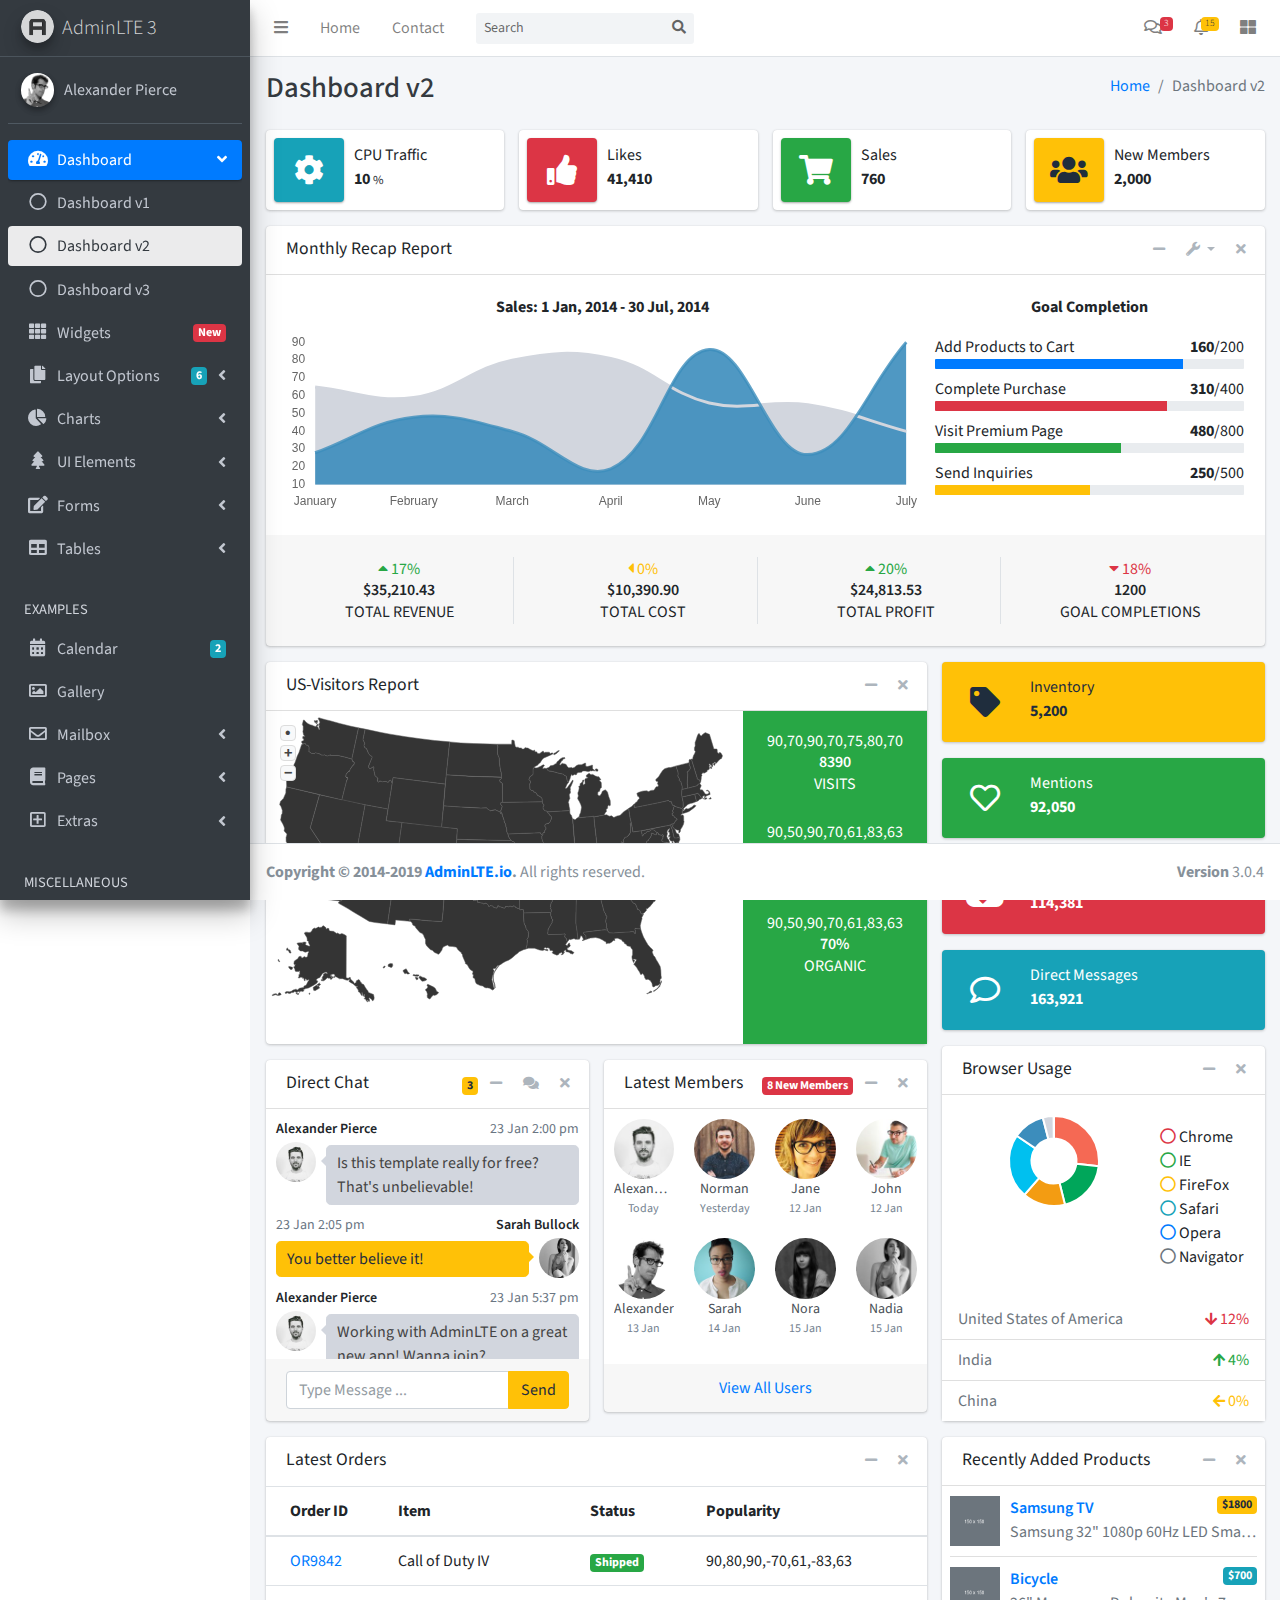
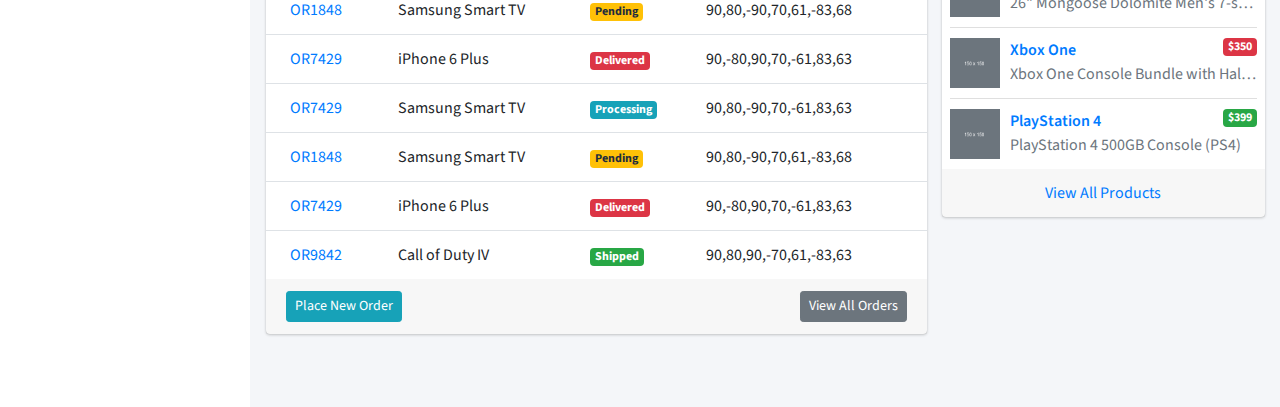
<file: static/admin-lte/index2.html>
<!DOCTYPE html>
<html lang="en">
<head>
  <meta charset="utf-8">
  <meta name="viewport" content="width=device-width, initial-scale=1">
  <meta http-equiv="x-ua-compatible" content="ie=edge">

  <title>AdminLTE 3 | Dashboard 2</title>

  <!-- Font Awesome Icons -->
  <link rel="stylesheet" href="plugins/fontawesome-free/css/all.min.css">
  <!-- overlayScrollbars -->
  <link rel="stylesheet" href="plugins/overlayScrollbars/css/OverlayScrollbars.min.css">
  <!-- Theme style -->
  <link rel="stylesheet" href="dist/css/adminlte.min.css">
  <!-- Google Font: Source Sans Pro -->
  <link href="https://fonts.googleapis.com/css?family=Source+Sans+Pro:300,400,400i,700" rel="stylesheet">
</head>
<body class="hold-transition sidebar-mini layout-fixed layout-navbar-fixed layout-footer-fixed">
<div class="wrapper">
  <!-- Navbar -->
  <nav class="main-header navbar navbar-expand navbar-white navbar-light">
    <!-- Left navbar links -->
    <ul class="navbar-nav">
      <li class="nav-item">
        <a class="nav-link" data-widget="pushmenu" href="#" role="button"><i class="fas fa-bars"></i></a>
      </li>
      <li class="nav-item d-none d-sm-inline-block">
        <a href="index3.html" class="nav-link">Home</a>
      </li>
      <li class="nav-item d-none d-sm-inline-block">
        <a href="#" class="nav-link">Contact</a>
      </li>
    </ul>

    <!-- SEARCH FORM -->
    <form class="form-inline ml-3">
      <div class="input-group input-group-sm">
        <input class="form-control form-control-navbar" type="search" placeholder="Search" aria-label="Search">
        <div class="input-group-append">
          <button class="btn btn-navbar" type="submit">
            <i class="fas fa-search"></i>
          </button>
        </div>
      </div>
    </form>

    <!-- Right navbar links -->
    <ul class="navbar-nav ml-auto">
      <!-- Messages Dropdown Menu -->
      <li class="nav-item dropdown">
        <a class="nav-link" data-toggle="dropdown" href="#">
          <i class="far fa-comments"></i>
          <span class="badge badge-danger navbar-badge">3</span>
        </a>
        <div class="dropdown-menu dropdown-menu-lg dropdown-menu-right">
          <a href="#" class="dropdown-item">
            <!-- Message Start -->
            <div class="media">
              <img src="dist/img/user1-128x128.jpg" alt="User Avatar" class="img-size-50 mr-3 img-circle">
              <div class="media-body">
                <h3 class="dropdown-item-title">
                  Brad Diesel
                  <span class="float-right text-sm text-danger"><i class="fas fa-star"></i></span>
                </h3>
                <p class="text-sm">Call me whenever you can...</p>
                <p class="text-sm text-muted"><i class="far fa-clock mr-1"></i> 4 Hours Ago</p>
              </div>
            </div>
            <!-- Message End -->
          </a>
          <div class="dropdown-divider"></div>
          <a href="#" class="dropdown-item">
            <!-- Message Start -->
            <div class="media">
              <img src="dist/img/user8-128x128.jpg" alt="User Avatar" class="img-size-50 img-circle mr-3">
              <div class="media-body">
                <h3 class="dropdown-item-title">
                  John Pierce
                  <span class="float-right text-sm text-muted"><i class="fas fa-star"></i></span>
                </h3>
                <p class="text-sm">I got your message bro</p>
                <p class="text-sm text-muted"><i class="far fa-clock mr-1"></i> 4 Hours Ago</p>
              </div>
            </div>
            <!-- Message End -->
          </a>
          <div class="dropdown-divider"></div>
          <a href="#" class="dropdown-item">
            <!-- Message Start -->
            <div class="media">
              <img src="dist/img/user3-128x128.jpg" alt="User Avatar" class="img-size-50 img-circle mr-3">
              <div class="media-body">
                <h3 class="dropdown-item-title">
                  Nora Silvester
                  <span class="float-right text-sm text-warning"><i class="fas fa-star"></i></span>
                </h3>
                <p class="text-sm">The subject goes here</p>
                <p class="text-sm text-muted"><i class="far fa-clock mr-1"></i> 4 Hours Ago</p>
              </div>
            </div>
            <!-- Message End -->
          </a>
          <div class="dropdown-divider"></div>
          <a href="#" class="dropdown-item dropdown-footer">See All Messages</a>
        </div>
      </li>
      <!-- Notifications Dropdown Menu -->
      <li class="nav-item dropdown">
        <a class="nav-link" data-toggle="dropdown" href="#">
          <i class="far fa-bell"></i>
          <span class="badge badge-warning navbar-badge">15</span>
        </a>
        <div class="dropdown-menu dropdown-menu-lg dropdown-menu-right">
          <span class="dropdown-item dropdown-header">15 Notifications</span>
          <div class="dropdown-divider"></div>
          <a href="#" class="dropdown-item">
            <i class="fas fa-envelope mr-2"></i> 4 new messages
            <span class="float-right text-muted text-sm">3 mins</span>
          </a>
          <div class="dropdown-divider"></div>
          <a href="#" class="dropdown-item">
            <i class="fas fa-users mr-2"></i> 8 friend requests
            <span class="float-right text-muted text-sm">12 hours</span>
          </a>
          <div class="dropdown-divider"></div>
          <a href="#" class="dropdown-item">
            <i class="fas fa-file mr-2"></i> 3 new reports
            <span class="float-right text-muted text-sm">2 days</span>
          </a>
          <div class="dropdown-divider"></div>
          <a href="#" class="dropdown-item dropdown-footer">See All Notifications</a>
        </div>
      </li>
      <li class="nav-item">
        <a class="nav-link" data-widget="control-sidebar" data-slide="true" href="#" role="button"><i
            class="fas fa-th-large"></i></a>
      </li>
    </ul>
  </nav>
  <!-- /.navbar -->

  <!-- Main Sidebar Container -->
  <aside class="main-sidebar sidebar-dark-primary elevation-4">
    <!-- Brand Logo -->
    <a href="index3.html" class="brand-link">
      <img src="dist/img/AdminLTELogo.png" alt="AdminLTE Logo" class="brand-image img-circle elevation-3"
           style="opacity: .8">
      <span class="brand-text font-weight-light">AdminLTE 3</span>
    </a>

    <!-- Sidebar -->
    <div class="sidebar">
      <!-- Sidebar user panel (optional) -->
      <div class="user-panel mt-3 pb-3 mb-3 d-flex">
        <div class="image">
          <img src="dist/img/user2-160x160.jpg" class="img-circle elevation-2" alt="User Image">
        </div>
        <div class="info">
          <a href="#" class="d-block">Alexander Pierce</a>
        </div>
      </div>

      <!-- Sidebar Menu -->
      <nav class="mt-2">
        <ul class="nav nav-pills nav-sidebar flex-column" data-widget="treeview" role="menu" data-accordion="false">
          <!-- Add icons to the links using the .nav-icon class
               with font-awesome or any other icon font library -->
          <li class="nav-item has-treeview menu-open">
            <a href="#" class="nav-link active">
              <i class="nav-icon fas fa-tachometer-alt"></i>
              <p>
                Dashboard
                <i class="right fas fa-angle-left"></i>
              </p>
            </a>
            <ul class="nav nav-treeview">
              <li class="nav-item">
                <a href="./index.html" class="nav-link">
                  <i class="far fa-circle nav-icon"></i>
                  <p>Dashboard v1</p>
                </a>
              </li>
              <li class="nav-item">
                <a href="./index2.html" class="nav-link active">
                  <i class="far fa-circle nav-icon"></i>
                  <p>Dashboard v2</p>
                </a>
              </li>
              <li class="nav-item">
                <a href="./index3.html" class="nav-link">
                  <i class="far fa-circle nav-icon"></i>
                  <p>Dashboard v3</p>
                </a>
              </li>
            </ul>
          </li>
          <li class="nav-item">
            <a href="pages/widgets.html" class="nav-link">
              <i class="nav-icon fas fa-th"></i>
              <p>
                Widgets
                <span class="right badge badge-danger">New</span>
              </p>
            </a>
          </li>
          <li class="nav-item has-treeview">
            <a href="#" class="nav-link">
              <i class="nav-icon fas fa-copy"></i>
              <p>
                Layout Options
                <i class="fas fa-angle-left right"></i>
                <span class="badge badge-info right">6</span>
              </p>
            </a>
            <ul class="nav nav-treeview">
              <li class="nav-item">
                <a href="pages/layout/top-nav.html" class="nav-link">
                  <i class="far fa-circle nav-icon"></i>
                  <p>Top Navigation</p>
                </a>
              </li>
              <li class="nav-item">
                <a href="pages/layout/top-nav-sidebar.html" class="nav-link">
                  <i class="far fa-circle nav-icon"></i>
                  <p>Top Navigation + Sidebar</p>
                </a>
              </li>
              <li class="nav-item">
                <a href="pages/layout/boxed.html" class="nav-link">
                  <i class="far fa-circle nav-icon"></i>
                  <p>Boxed</p>
                </a>
              </li>
              <li class="nav-item">
                <a href="pages/layout/fixed-sidebar.html" class="nav-link">
                  <i class="far fa-circle nav-icon"></i>
                  <p>Fixed Sidebar</p>
                </a>
              </li>
              <li class="nav-item">
                <a href="pages/layout/fixed-topnav.html" class="nav-link">
                  <i class="far fa-circle nav-icon"></i>
                  <p>Fixed Navbar</p>
                </a>
              </li>
              <li class="nav-item">
                <a href="pages/layout/fixed-footer.html" class="nav-link">
                  <i class="far fa-circle nav-icon"></i>
                  <p>Fixed Footer</p>
                </a>
              </li>
              <li class="nav-item">
                <a href="pages/layout/collapsed-sidebar.html" class="nav-link">
                  <i class="far fa-circle nav-icon"></i>
                  <p>Collapsed Sidebar</p>
                </a>
              </li>
            </ul>
          </li>
          <li class="nav-item has-treeview">
            <a href="#" class="nav-link">
              <i class="nav-icon fas fa-chart-pie"></i>
              <p>
                Charts
                <i class="right fas fa-angle-left"></i>
              </p>
            </a>
            <ul class="nav nav-treeview">
              <li class="nav-item">
                <a href="pages/charts/chartjs.html" class="nav-link">
                  <i class="far fa-circle nav-icon"></i>
                  <p>ChartJS</p>
                </a>
              </li>
              <li class="nav-item">
                <a href="pages/charts/flot.html" class="nav-link">
                  <i class="far fa-circle nav-icon"></i>
                  <p>Flot</p>
                </a>
              </li>
              <li class="nav-item">
                <a href="pages/charts/inline.html" class="nav-link">
                  <i class="far fa-circle nav-icon"></i>
                  <p>Inline</p>
                </a>
              </li>
            </ul>
          </li>
          <li class="nav-item has-treeview">
            <a href="#" class="nav-link">
              <i class="nav-icon fas fa-tree"></i>
              <p>
                UI Elements
                <i class="fas fa-angle-left right"></i>
              </p>
            </a>
            <ul class="nav nav-treeview">
              <li class="nav-item">
                <a href="pages/UI/general.html" class="nav-link">
                  <i class="far fa-circle nav-icon"></i>
                  <p>General</p>
                </a>
              </li>
              <li class="nav-item">
                <a href="pages/UI/icons.html" class="nav-link">
                  <i class="far fa-circle nav-icon"></i>
                  <p>Icons</p>
                </a>
              </li>
              <li class="nav-item">
                <a href="pages/UI/buttons.html" class="nav-link">
                  <i class="far fa-circle nav-icon"></i>
                  <p>Buttons</p>
                </a>
              </li>
              <li class="nav-item">
                <a href="pages/UI/sliders.html" class="nav-link">
                  <i class="far fa-circle nav-icon"></i>
                  <p>Sliders</p>
                </a>
              </li>
              <li class="nav-item">
                <a href="pages/UI/modals.html" class="nav-link">
                  <i class="far fa-circle nav-icon"></i>
                  <p>Modals & Alerts</p>
                </a>
              </li>
              <li class="nav-item">
                <a href="pages/UI/navbar.html" class="nav-link">
                  <i class="far fa-circle nav-icon"></i>
                  <p>Navbar & Tabs</p>
                </a>
              </li>
              <li class="nav-item">
                <a href="pages/UI/timeline.html" class="nav-link">
                  <i class="far fa-circle nav-icon"></i>
                  <p>Timeline</p>
                </a>
              </li>
              <li class="nav-item">
                <a href="pages/UI/ribbons.html" class="nav-link">
                  <i class="far fa-circle nav-icon"></i>
                  <p>Ribbons</p>
                </a>
              </li>
            </ul>
          </li>
          <li class="nav-item has-treeview">
            <a href="#" class="nav-link">
              <i class="nav-icon fas fa-edit"></i>
              <p>
                Forms
                <i class="fas fa-angle-left right"></i>
              </p>
            </a>
            <ul class="nav nav-treeview">
              <li class="nav-item">
                <a href="pages/forms/general.html" class="nav-link">
                  <i class="far fa-circle nav-icon"></i>
                  <p>General Elements</p>
                </a>
              </li>
              <li class="nav-item">
                <a href="pages/forms/advanced.html" class="nav-link">
                  <i class="far fa-circle nav-icon"></i>
                  <p>Advanced Elements</p>
                </a>
              </li>
              <li class="nav-item">
                <a href="pages/forms/editors.html" class="nav-link">
                  <i class="far fa-circle nav-icon"></i>
                  <p>Editors</p>
                </a>
              </li>
              <li class="nav-item">
                <a href="pages/forms/validation.html" class="nav-link">
                  <i class="far fa-circle nav-icon"></i>
                  <p>Validation</p>
                </a>
              </li>
            </ul>
          </li>
          <li class="nav-item has-treeview">
            <a href="#" class="nav-link">
              <i class="nav-icon fas fa-table"></i>
              <p>
                Tables
                <i class="fas fa-angle-left right"></i>
              </p>
            </a>
            <ul class="nav nav-treeview">
              <li class="nav-item">
                <a href="pages/tables/simple.html" class="nav-link">
                  <i class="far fa-circle nav-icon"></i>
                  <p>Simple Tables</p>
                </a>
              </li>
              <li class="nav-item">
                <a href="pages/tables/data.html" class="nav-link">
                  <i class="far fa-circle nav-icon"></i>
                  <p>DataTables</p>
                </a>
              </li>
              <li class="nav-item">
                <a href="pages/tables/jsgrid.html" class="nav-link">
                  <i class="far fa-circle nav-icon"></i>
                  <p>jsGrid</p>
                </a>
              </li>
            </ul>
          </li>
          <li class="nav-header">EXAMPLES</li>
          <li class="nav-item">
            <a href="pages/calendar.html" class="nav-link">
              <i class="nav-icon fas fa-calendar-alt"></i>
              <p>
                Calendar
                <span class="badge badge-info right">2</span>
              </p>
            </a>
          </li>
          <li class="nav-item">
            <a href="pages/gallery.html" class="nav-link">
              <i class="nav-icon far fa-image"></i>
              <p>
                Gallery
              </p>
            </a>
          </li>
          <li class="nav-item has-treeview">
            <a href="#" class="nav-link">
              <i class="nav-icon far fa-envelope"></i>
              <p>
                Mailbox
                <i class="fas fa-angle-left right"></i>
              </p>
            </a>
            <ul class="nav nav-treeview">
              <li class="nav-item">
                <a href="pages/mailbox/mailbox.html" class="nav-link">
                  <i class="far fa-circle nav-icon"></i>
                  <p>Inbox</p>
                </a>
              </li>
              <li class="nav-item">
                <a href="pages/mailbox/compose.html" class="nav-link">
                  <i class="far fa-circle nav-icon"></i>
                  <p>Compose</p>
                </a>
              </li>
              <li class="nav-item">
                <a href="pages/mailbox/read-mail.html" class="nav-link">
                  <i class="far fa-circle nav-icon"></i>
                  <p>Read</p>
                </a>
              </li>
            </ul>
          </li>
          <li class="nav-item has-treeview">
            <a href="#" class="nav-link">
              <i class="nav-icon fas fa-book"></i>
              <p>
                Pages
                <i class="fas fa-angle-left right"></i>
              </p>
            </a>
            <ul class="nav nav-treeview">
              <li class="nav-item">
                <a href="pages/examples/invoice.html" class="nav-link">
                  <i class="far fa-circle nav-icon"></i>
                  <p>Invoice</p>
                </a>
              </li>
              <li class="nav-item">
                <a href="pages/examples/profile.html" class="nav-link">
                  <i class="far fa-circle nav-icon"></i>
                  <p>Profile</p>
                </a>
              </li>
              <li class="nav-item">
                <a href="pages/examples/e-commerce.html" class="nav-link">
                  <i class="far fa-circle nav-icon"></i>
                  <p>E-commerce</p>
                </a>
              </li>
              <li class="nav-item">
                <a href="pages/examples/projects.html" class="nav-link">
                  <i class="far fa-circle nav-icon"></i>
                  <p>Projects</p>
                </a>
              </li>
              <li class="nav-item">
                <a href="pages/examples/project-add.html" class="nav-link">
                  <i class="far fa-circle nav-icon"></i>
                  <p>Project Add</p>
                </a>
              </li>
              <li class="nav-item">
                <a href="pages/examples/project-edit.html" class="nav-link">
                  <i class="far fa-circle nav-icon"></i>
                  <p>Project Edit</p>
                </a>
              </li>
              <li class="nav-item">
                <a href="pages/examples/project-detail.html" class="nav-link">
                  <i class="far fa-circle nav-icon"></i>
                  <p>Project Detail</p>
                </a>
              </li>
              <li class="nav-item">
                <a href="pages/examples/contacts.html" class="nav-link">
                  <i class="far fa-circle nav-icon"></i>
                  <p>Contacts</p>
                </a>
              </li>
            </ul>
          </li>
          <li class="nav-item has-treeview">
            <a href="#" class="nav-link">
              <i class="nav-icon far fa-plus-square"></i>
              <p>
                Extras
                <i class="fas fa-angle-left right"></i>
              </p>
            </a>
            <ul class="nav nav-treeview">
              <li class="nav-item">
                <a href="pages/examples/login.html" class="nav-link">
                  <i class="far fa-circle nav-icon"></i>
                  <p>Login</p>
                </a>
              </li>
              <li class="nav-item">
                <a href="pages/examples/register.html" class="nav-link">
                  <i class="far fa-circle nav-icon"></i>
                  <p>Register</p>
                </a>
              </li>
              <li class="nav-item">
                <a href="pages/examples/forgot-password.html" class="nav-link">
                  <i class="far fa-circle nav-icon"></i>
                  <p>Forgot Password</p>
                </a>
              </li>
              <li class="nav-item">
                <a href="pages/examples/recover-password.html" class="nav-link">
                  <i class="far fa-circle nav-icon"></i>
                  <p>Recover Password</p>
                </a>
              </li>
              <li class="nav-item">
                <a href="pages/examples/lockscreen.html" class="nav-link">
                  <i class="far fa-circle nav-icon"></i>
                  <p>Lockscreen</p>
                </a>
              </li>
              <li class="nav-item">
                <a href="pages/examples/legacy-user-menu.html" class="nav-link">
                  <i class="far fa-circle nav-icon"></i>
                  <p>Legacy User Menu</p>
                </a>
              </li>
              <li class="nav-item">
                <a href="pages/examples/language-menu.html" class="nav-link">
                  <i class="far fa-circle nav-icon"></i>
                  <p>Language Menu</p>
                </a>
              </li>
              <li class="nav-item">
                <a href="pages/examples/404.html" class="nav-link">
                  <i class="far fa-circle nav-icon"></i>
                  <p>Error 404</p>
                </a>
              </li>
              <li class="nav-item">
                <a href="pages/examples/500.html" class="nav-link">
                  <i class="far fa-circle nav-icon"></i>
                  <p>Error 500</p>
                </a>
              </li>
              <li class="nav-item">
                <a href="pages/examples/pace.html" class="nav-link">
                  <i class="far fa-circle nav-icon"></i>
                  <p>Pace</p>
                </a>
              </li>
              <li class="nav-item">
                <a href="pages/examples/blank.html" class="nav-link">
                  <i class="far fa-circle nav-icon"></i>
                  <p>Blank Page</p>
                </a>
              </li>
              <li class="nav-item">
                <a href="starter.html" class="nav-link">
                  <i class="far fa-circle nav-icon"></i>
                  <p>Starter Page</p>
                </a>
              </li>
            </ul>
          </li>
          <li class="nav-header">MISCELLANEOUS</li>
          <li class="nav-item">
            <a href="https://adminlte.io/docs/3.0" class="nav-link">
              <i class="nav-icon fas fa-file"></i>
              <p>Documentation</p>
            </a>
          </li>
          <li class="nav-header">MULTI LEVEL EXAMPLE</li>
          <li class="nav-item">
            <a href="#" class="nav-link">
              <i class="fas fa-circle nav-icon"></i>
              <p>Level 1</p>
            </a>
          </li>
          <li class="nav-item has-treeview">
            <a href="#" class="nav-link">
              <i class="nav-icon fas fa-circle"></i>
              <p>
                Level 1
                <i class="right fas fa-angle-left"></i>
              </p>
            </a>
            <ul class="nav nav-treeview">
              <li class="nav-item">
                <a href="#" class="nav-link">
                  <i class="far fa-circle nav-icon"></i>
                  <p>Level 2</p>
                </a>
              </li>
              <li class="nav-item has-treeview">
                <a href="#" class="nav-link">
                  <i class="far fa-circle nav-icon"></i>
                  <p>
                    Level 2
                    <i class="right fas fa-angle-left"></i>
                  </p>
                </a>
                <ul class="nav nav-treeview">
                  <li class="nav-item">
                    <a href="#" class="nav-link">
                      <i class="far fa-dot-circle nav-icon"></i>
                      <p>Level 3</p>
                    </a>
                  </li>
                  <li class="nav-item">
                    <a href="#" class="nav-link">
                      <i class="far fa-dot-circle nav-icon"></i>
                      <p>Level 3</p>
                    </a>
                  </li>
                  <li class="nav-item">
                    <a href="#" class="nav-link">
                      <i class="far fa-dot-circle nav-icon"></i>
                      <p>Level 3</p>
                    </a>
                  </li>
                </ul>
              </li>
              <li class="nav-item">
                <a href="#" class="nav-link">
                  <i class="far fa-circle nav-icon"></i>
                  <p>Level 2</p>
                </a>
              </li>
            </ul>
          </li>
          <li class="nav-item">
            <a href="#" class="nav-link">
              <i class="fas fa-circle nav-icon"></i>
              <p>Level 1</p>
            </a>
          </li>
          <li class="nav-header">LABELS</li>
          <li class="nav-item">
            <a href="#" class="nav-link">
              <i class="nav-icon far fa-circle text-danger"></i>
              <p class="text">Important</p>
            </a>
          </li>
          <li class="nav-item">
            <a href="#" class="nav-link">
              <i class="nav-icon far fa-circle text-warning"></i>
              <p>Warning</p>
            </a>
          </li>
          <li class="nav-item">
            <a href="#" class="nav-link">
              <i class="nav-icon far fa-circle text-info"></i>
              <p>Informational</p>
            </a>
          </li>
        </ul>
      </nav>
      <!-- /.sidebar-menu -->
    </div>
    <!-- /.sidebar -->
  </aside>

  <!-- Content Wrapper. Contains page content -->
  <div class="content-wrapper">
    <!-- Content Header (Page header) -->
    <div class="content-header">
      <div class="container-fluid">
        <div class="row mb-2">
          <div class="col-sm-6">
            <h1 class="m-0 text-dark">Dashboard v2</h1>
          </div><!-- /.col -->
          <div class="col-sm-6">
            <ol class="breadcrumb float-sm-right">
              <li class="breadcrumb-item"><a href="#">Home</a></li>
              <li class="breadcrumb-item active">Dashboard v2</li>
            </ol>
          </div><!-- /.col -->
        </div><!-- /.row -->
      </div><!-- /.container-fluid -->
    </div>
    <!-- /.content-header -->

    <!-- Main content -->
    <section class="content">
      <div class="container-fluid">
        <!-- Info boxes -->
        <div class="row">
          <div class="col-12 col-sm-6 col-md-3">
            <div class="info-box">
              <span class="info-box-icon bg-info elevation-1"><i class="fas fa-cog"></i></span>

              <div class="info-box-content">
                <span class="info-box-text">CPU Traffic</span>
                <span class="info-box-number">
                  10
                  <small>%</small>
                </span>
              </div>
              <!-- /.info-box-content -->
            </div>
            <!-- /.info-box -->
          </div>
          <!-- /.col -->
          <div class="col-12 col-sm-6 col-md-3">
            <div class="info-box mb-3">
              <span class="info-box-icon bg-danger elevation-1"><i class="fas fa-thumbs-up"></i></span>

              <div class="info-box-content">
                <span class="info-box-text">Likes</span>
                <span class="info-box-number">41,410</span>
              </div>
              <!-- /.info-box-content -->
            </div>
            <!-- /.info-box -->
          </div>
          <!-- /.col -->

          <!-- fix for small devices only -->
          <div class="clearfix hidden-md-up"></div>

          <div class="col-12 col-sm-6 col-md-3">
            <div class="info-box mb-3">
              <span class="info-box-icon bg-success elevation-1"><i class="fas fa-shopping-cart"></i></span>

              <div class="info-box-content">
                <span class="info-box-text">Sales</span>
                <span class="info-box-number">760</span>
              </div>
              <!-- /.info-box-content -->
            </div>
            <!-- /.info-box -->
          </div>
          <!-- /.col -->
          <div class="col-12 col-sm-6 col-md-3">
            <div class="info-box mb-3">
              <span class="info-box-icon bg-warning elevation-1"><i class="fas fa-users"></i></span>

              <div class="info-box-content">
                <span class="info-box-text">New Members</span>
                <span class="info-box-number">2,000</span>
              </div>
              <!-- /.info-box-content -->
            </div>
            <!-- /.info-box -->
          </div>
          <!-- /.col -->
        </div>
        <!-- /.row -->

        <div class="row">
          <div class="col-md-12">
            <div class="card">
              <div class="card-header">
                <h5 class="card-title">Monthly Recap Report</h5>

                <div class="card-tools">
                  <button type="button" class="btn btn-tool" data-card-widget="collapse">
                    <i class="fas fa-minus"></i>
                  </button>
                  <div class="btn-group">
                    <button type="button" class="btn btn-tool dropdown-toggle" data-toggle="dropdown">
                      <i class="fas fa-wrench"></i>
                    </button>
                    <div class="dropdown-menu dropdown-menu-right" role="menu">
                      <a href="#" class="dropdown-item">Action</a>
                      <a href="#" class="dropdown-item">Another action</a>
                      <a href="#" class="dropdown-item">Something else here</a>
                      <a class="dropdown-divider"></a>
                      <a href="#" class="dropdown-item">Separated link</a>
                    </div>
                  </div>
                  <button type="button" class="btn btn-tool" data-card-widget="remove">
                    <i class="fas fa-times"></i>
                  </button>
                </div>
              </div>
              <!-- /.card-header -->
              <div class="card-body">
                <div class="row">
                  <div class="col-md-8">
                    <p class="text-center">
                      <strong>Sales: 1 Jan, 2014 - 30 Jul, 2014</strong>
                    </p>

                    <div class="chart">
                      <!-- Sales Chart Canvas -->
                      <canvas id="salesChart" height="180" style="height: 180px;"></canvas>
                    </div>
                    <!-- /.chart-responsive -->
                  </div>
                  <!-- /.col -->
                  <div class="col-md-4">
                    <p class="text-center">
                      <strong>Goal Completion</strong>
                    </p>

                    <div class="progress-group">
                      Add Products to Cart
                      <span class="float-right"><b>160</b>/200</span>
                      <div class="progress progress-sm">
                        <div class="progress-bar bg-primary" style="width: 80%"></div>
                      </div>
                    </div>
                    <!-- /.progress-group -->

                    <div class="progress-group">
                      Complete Purchase
                      <span class="float-right"><b>310</b>/400</span>
                      <div class="progress progress-sm">
                        <div class="progress-bar bg-danger" style="width: 75%"></div>
                      </div>
                    </div>

                    <!-- /.progress-group -->
                    <div class="progress-group">
                      <span class="progress-text">Visit Premium Page</span>
                      <span class="float-right"><b>480</b>/800</span>
                      <div class="progress progress-sm">
                        <div class="progress-bar bg-success" style="width: 60%"></div>
                      </div>
                    </div>

                    <!-- /.progress-group -->
                    <div class="progress-group">
                      Send Inquiries
                      <span class="float-right"><b>250</b>/500</span>
                      <div class="progress progress-sm">
                        <div class="progress-bar bg-warning" style="width: 50%"></div>
                      </div>
                    </div>
                    <!-- /.progress-group -->
                  </div>
                  <!-- /.col -->
                </div>
                <!-- /.row -->
              </div>
              <!-- ./card-body -->
              <div class="card-footer">
                <div class="row">
                  <div class="col-sm-3 col-6">
                    <div class="description-block border-right">
                      <span class="description-percentage text-success"><i class="fas fa-caret-up"></i> 17%</span>
                      <h5 class="description-header">$35,210.43</h5>
                      <span class="description-text">TOTAL REVENUE</span>
                    </div>
                    <!-- /.description-block -->
                  </div>
                  <!-- /.col -->
                  <div class="col-sm-3 col-6">
                    <div class="description-block border-right">
                      <span class="description-percentage text-warning"><i class="fas fa-caret-left"></i> 0%</span>
                      <h5 class="description-header">$10,390.90</h5>
                      <span class="description-text">TOTAL COST</span>
                    </div>
                    <!-- /.description-block -->
                  </div>
                  <!-- /.col -->
                  <div class="col-sm-3 col-6">
                    <div class="description-block border-right">
                      <span class="description-percentage text-success"><i class="fas fa-caret-up"></i> 20%</span>
                      <h5 class="description-header">$24,813.53</h5>
                      <span class="description-text">TOTAL PROFIT</span>
                    </div>
                    <!-- /.description-block -->
                  </div>
                  <!-- /.col -->
                  <div class="col-sm-3 col-6">
                    <div class="description-block">
                      <span class="description-percentage text-danger"><i class="fas fa-caret-down"></i> 18%</span>
                      <h5 class="description-header">1200</h5>
                      <span class="description-text">GOAL COMPLETIONS</span>
                    </div>
                    <!-- /.description-block -->
                  </div>
                </div>
                <!-- /.row -->
              </div>
              <!-- /.card-footer -->
            </div>
            <!-- /.card -->
          </div>
          <!-- /.col -->
        </div>
        <!-- /.row -->

        <!-- Main row -->
        <div class="row">
          <!-- Left col -->
          <div class="col-md-8">
            <!-- MAP & BOX PANE -->
            <div class="card">
              <div class="card-header">
                <h3 class="card-title">US-Visitors Report</h3>

                <div class="card-tools">
                  <button type="button" class="btn btn-tool" data-card-widget="collapse">
                    <i class="fas fa-minus"></i>
                  </button>
                  <button type="button" class="btn btn-tool" data-card-widget="remove">
                    <i class="fas fa-times"></i>
                  </button>
                </div>
              </div>
              <!-- /.card-header -->
              <div class="card-body p-0">
                <div class="d-md-flex">
                  <div class="p-1 flex-fill" style="overflow: hidden">
                    <!-- Map will be created here -->
                    <div id="world-map-markers" style="height: 325px; overflow: hidden">
                      <div class="map"></div>
                    </div>
                  </div>
                  <div class="card-pane-right bg-success pt-2 pb-2 pl-4 pr-4">
                    <div class="description-block mb-4">
                      <div class="sparkbar pad" data-color="#fff">90,70,90,70,75,80,70</div>
                      <h5 class="description-header">8390</h5>
                      <span class="description-text">Visits</span>
                    </div>
                    <!-- /.description-block -->
                    <div class="description-block mb-4">
                      <div class="sparkbar pad" data-color="#fff">90,50,90,70,61,83,63</div>
                      <h5 class="description-header">30%</h5>
                      <span class="description-text">Referrals</span>
                    </div>
                    <!-- /.description-block -->
                    <div class="description-block">
                      <div class="sparkbar pad" data-color="#fff">90,50,90,70,61,83,63</div>
                      <h5 class="description-header">70%</h5>
                      <span class="description-text">Organic</span>
                    </div>
                    <!-- /.description-block -->
                  </div><!-- /.card-pane-right -->
                </div><!-- /.d-md-flex -->
              </div>
              <!-- /.card-body -->
            </div>
            <!-- /.card -->
            <div class="row">
              <div class="col-md-6">
                <!-- DIRECT CHAT -->
                <div class="card direct-chat direct-chat-warning">
                  <div class="card-header">
                    <h3 class="card-title">Direct Chat</h3>

                    <div class="card-tools">
                      <span data-toggle="tooltip" title="3 New Messages" class="badge badge-warning">3</span>
                      <button type="button" class="btn btn-tool" data-card-widget="collapse"><i class="fas fa-minus"></i>
                      </button>
                      <button type="button" class="btn btn-tool" data-toggle="tooltip" title="Contacts"
                              data-widget="chat-pane-toggle">
                        <i class="fas fa-comments"></i></button>
                      <button type="button" class="btn btn-tool" data-card-widget="remove"><i class="fas fa-times"></i>
                      </button>
                    </div>
                  </div>
                  <!-- /.card-header -->
                  <div class="card-body">
                    <!-- Conversations are loaded here -->
                    <div class="direct-chat-messages">
                      <!-- Message. Default to the left -->
                      <div class="direct-chat-msg">
                        <div class="direct-chat-infos clearfix">
                          <span class="direct-chat-name float-left">Alexander Pierce</span>
                          <span class="direct-chat-timestamp float-right">23 Jan 2:00 pm</span>
                        </div>
                        <!-- /.direct-chat-infos -->
                        <img class="direct-chat-img" src="dist/img/user1-128x128.jpg" alt="message user image">
                        <!-- /.direct-chat-img -->
                        <div class="direct-chat-text">
                          Is this template really for free? That's unbelievable!
                        </div>
                        <!-- /.direct-chat-text -->
                      </div>
                      <!-- /.direct-chat-msg -->

                      <!-- Message to the right -->
                      <div class="direct-chat-msg right">
                        <div class="direct-chat-infos clearfix">
                          <span class="direct-chat-name float-right">Sarah Bullock</span>
                          <span class="direct-chat-timestamp float-left">23 Jan 2:05 pm</span>
                        </div>
                        <!-- /.direct-chat-infos -->
                        <img class="direct-chat-img" src="dist/img/user3-128x128.jpg" alt="message user image">
                        <!-- /.direct-chat-img -->
                        <div class="direct-chat-text">
                          You better believe it!
                        </div>
                        <!-- /.direct-chat-text -->
                      </div>
                      <!-- /.direct-chat-msg -->

                      <!-- Message. Default to the left -->
                      <div class="direct-chat-msg">
                        <div class="direct-chat-infos clearfix">
                          <span class="direct-chat-name float-left">Alexander Pierce</span>
                          <span class="direct-chat-timestamp float-right">23 Jan 5:37 pm</span>
                        </div>
                        <!-- /.direct-chat-infos -->
                        <img class="direct-chat-img" src="dist/img/user1-128x128.jpg" alt="message user image">
                        <!-- /.direct-chat-img -->
                        <div class="direct-chat-text">
                          Working with AdminLTE on a great new app! Wanna join?
                        </div>
                        <!-- /.direct-chat-text -->
                      </div>
                      <!-- /.direct-chat-msg -->

                      <!-- Message to the right -->
                      <div class="direct-chat-msg right">
                        <div class="direct-chat-infos clearfix">
                          <span class="direct-chat-name float-right">Sarah Bullock</span>
                          <span class="direct-chat-timestamp float-left">23 Jan 6:10 pm</span>
                        </div>
                        <!-- /.direct-chat-infos -->
                        <img class="direct-chat-img" src="dist/img/user3-128x128.jpg" alt="message user image">
                        <!-- /.direct-chat-img -->
                        <div class="direct-chat-text">
                          I would love to.
                        </div>
                        <!-- /.direct-chat-text -->
                      </div>
                      <!-- /.direct-chat-msg -->

                    </div>
                    <!--/.direct-chat-messages-->

                    <!-- Contacts are loaded here -->
                    <div class="direct-chat-contacts">
                      <ul class="contacts-list">
                        <li>
                          <a href="#">
                            <img class="contacts-list-img" src="dist/img/user1-128x128.jpg">

                            <div class="contacts-list-info">
                              <span class="contacts-list-name">
                                Count Dracula
                                <small class="contacts-list-date float-right">2/28/2015</small>
                              </span>
                              <span class="contacts-list-msg">How have you been? I was...</span>
                            </div>
                            <!-- /.contacts-list-info -->
                          </a>
                        </li>
                        <!-- End Contact Item -->
                        <li>
                          <a href="#">
                            <img class="contacts-list-img" src="dist/img/user7-128x128.jpg">

                            <div class="contacts-list-info">
                              <span class="contacts-list-name">
                                Sarah Doe
                                <small class="contacts-list-date float-right">2/23/2015</small>
                              </span>
                              <span class="contacts-list-msg">I will be waiting for...</span>
                            </div>
                            <!-- /.contacts-list-info -->
                          </a>
                        </li>
                        <!-- End Contact Item -->
                        <li>
                          <a href="#">
                            <img class="contacts-list-img" src="dist/img/user3-128x128.jpg">

                            <div class="contacts-list-info">
                              <span class="contacts-list-name">
                                Nadia Jolie
                                <small class="contacts-list-date float-right">2/20/2015</small>
                              </span>
                              <span class="contacts-list-msg">I'll call you back at...</span>
                            </div>
                            <!-- /.contacts-list-info -->
                          </a>
                        </li>
                        <!-- End Contact Item -->
                        <li>
                          <a href="#">
                            <img class="contacts-list-img" src="dist/img/user5-128x128.jpg">

                            <div class="contacts-list-info">
                              <span class="contacts-list-name">
                                Nora S. Vans
                                <small class="contacts-list-date float-right">2/10/2015</small>
                              </span>
                              <span class="contacts-list-msg">Where is your new...</span>
                            </div>
                            <!-- /.contacts-list-info -->
                          </a>
                        </li>
                        <!-- End Contact Item -->
                        <li>
                          <a href="#">
                            <img class="contacts-list-img" src="dist/img/user6-128x128.jpg">

                            <div class="contacts-list-info">
                              <span class="contacts-list-name">
                                John K.
                                <small class="contacts-list-date float-right">1/27/2015</small>
                              </span>
                              <span class="contacts-list-msg">Can I take a look at...</span>
                            </div>
                            <!-- /.contacts-list-info -->
                          </a>
                        </li>
                        <!-- End Contact Item -->
                        <li>
                          <a href="#">
                            <img class="contacts-list-img" src="dist/img/user8-128x128.jpg">

                            <div class="contacts-list-info">
                              <span class="contacts-list-name">
                                Kenneth M.
                                <small class="contacts-list-date float-right">1/4/2015</small>
                              </span>
                              <span class="contacts-list-msg">Never mind I found...</span>
                            </div>
                            <!-- /.contacts-list-info -->
                          </a>
                        </li>
                        <!-- End Contact Item -->
                      </ul>
                      <!-- /.contacts-list -->
                    </div>
                    <!-- /.direct-chat-pane -->
                  </div>
                  <!-- /.card-body -->
                  <div class="card-footer">
                    <form action="#" method="post">
                      <div class="input-group">
                        <input type="text" name="message" placeholder="Type Message ..." class="form-control">
                        <span class="input-group-append">
                          <button type="button" class="btn btn-warning">Send</button>
                        </span>
                      </div>
                    </form>
                  </div>
                  <!-- /.card-footer-->
                </div>
                <!--/.direct-chat -->
              </div>
              <!-- /.col -->

              <div class="col-md-6">
                <!-- USERS LIST -->
                <div class="card">
                  <div class="card-header">
                    <h3 class="card-title">Latest Members</h3>

                    <div class="card-tools">
                      <span class="badge badge-danger">8 New Members</span>
                      <button type="button" class="btn btn-tool" data-card-widget="collapse"><i class="fas fa-minus"></i>
                      </button>
                      <button type="button" class="btn btn-tool" data-card-widget="remove"><i class="fas fa-times"></i>
                      </button>
                    </div>
                  </div>
                  <!-- /.card-header -->
                  <div class="card-body p-0">
                    <ul class="users-list clearfix">
                      <li>
                        <img src="dist/img/user1-128x128.jpg" alt="User Image">
                        <a class="users-list-name" href="#">Alexander Pierce</a>
                        <span class="users-list-date">Today</span>
                      </li>
                      <li>
                        <img src="dist/img/user8-128x128.jpg" alt="User Image">
                        <a class="users-list-name" href="#">Norman</a>
                        <span class="users-list-date">Yesterday</span>
                      </li>
                      <li>
                        <img src="dist/img/user7-128x128.jpg" alt="User Image">
                        <a class="users-list-name" href="#">Jane</a>
                        <span class="users-list-date">12 Jan</span>
                      </li>
                      <li>
                        <img src="dist/img/user6-128x128.jpg" alt="User Image">
                        <a class="users-list-name" href="#">John</a>
                        <span class="users-list-date">12 Jan</span>
                      </li>
                      <li>
                        <img src="dist/img/user2-160x160.jpg" alt="User Image">
                        <a class="users-list-name" href="#">Alexander</a>
                        <span class="users-list-date">13 Jan</span>
                      </li>
                      <li>
                        <img src="dist/img/user5-128x128.jpg" alt="User Image">
                        <a class="users-list-name" href="#">Sarah</a>
                        <span class="users-list-date">14 Jan</span>
                      </li>
                      <li>
                        <img src="dist/img/user4-128x128.jpg" alt="User Image">
                        <a class="users-list-name" href="#">Nora</a>
                        <span class="users-list-date">15 Jan</span>
                      </li>
                      <li>
                        <img src="dist/img/user3-128x128.jpg" alt="User Image">
                        <a class="users-list-name" href="#">Nadia</a>
                        <span class="users-list-date">15 Jan</span>
                      </li>
                    </ul>
                    <!-- /.users-list -->
                  </div>
                  <!-- /.card-body -->
                  <div class="card-footer text-center">
                    <a href="javascript::">View All Users</a>
                  </div>
                  <!-- /.card-footer -->
                </div>
                <!--/.card -->
              </div>
              <!-- /.col -->
            </div>
            <!-- /.row -->

            <!-- TABLE: LATEST ORDERS -->
            <div class="card">
              <div class="card-header border-transparent">
                <h3 class="card-title">Latest Orders</h3>

                <div class="card-tools">
                  <button type="button" class="btn btn-tool" data-card-widget="collapse">
                    <i class="fas fa-minus"></i>
                  </button>
                  <button type="button" class="btn btn-tool" data-card-widget="remove">
                    <i class="fas fa-times"></i>
                  </button>
                </div>
              </div>
              <!-- /.card-header -->
              <div class="card-body p-0">
                <div class="table-responsive">
                  <table class="table m-0">
                    <thead>
                    <tr>
                      <th>Order ID</th>
                      <th>Item</th>
                      <th>Status</th>
                      <th>Popularity</th>
                    </tr>
                    </thead>
                    <tbody>
                    <tr>
                      <td><a href="pages/examples/invoice.html">OR9842</a></td>
                      <td>Call of Duty IV</td>
                      <td><span class="badge badge-success">Shipped</span></td>
                      <td>
                        <div class="sparkbar" data-color="#00a65a" data-height="20">90,80,90,-70,61,-83,63</div>
                      </td>
                    </tr>
                    <tr>
                      <td><a href="pages/examples/invoice.html">OR1848</a></td>
                      <td>Samsung Smart TV</td>
                      <td><span class="badge badge-warning">Pending</span></td>
                      <td>
                        <div class="sparkbar" data-color="#f39c12" data-height="20">90,80,-90,70,61,-83,68</div>
                      </td>
                    </tr>
                    <tr>
                      <td><a href="pages/examples/invoice.html">OR7429</a></td>
                      <td>iPhone 6 Plus</td>
                      <td><span class="badge badge-danger">Delivered</span></td>
                      <td>
                        <div class="sparkbar" data-color="#f56954" data-height="20">90,-80,90,70,-61,83,63</div>
                      </td>
                    </tr>
                    <tr>
                      <td><a href="pages/examples/invoice.html">OR7429</a></td>
                      <td>Samsung Smart TV</td>
                      <td><span class="badge badge-info">Processing</span></td>
                      <td>
                        <div class="sparkbar" data-color="#00c0ef" data-height="20">90,80,-90,70,-61,83,63</div>
                      </td>
                    </tr>
                    <tr>
                      <td><a href="pages/examples/invoice.html">OR1848</a></td>
                      <td>Samsung Smart TV</td>
                      <td><span class="badge badge-warning">Pending</span></td>
                      <td>
                        <div class="sparkbar" data-color="#f39c12" data-height="20">90,80,-90,70,61,-83,68</div>
                      </td>
                    </tr>
                    <tr>
                      <td><a href="pages/examples/invoice.html">OR7429</a></td>
                      <td>iPhone 6 Plus</td>
                      <td><span class="badge badge-danger">Delivered</span></td>
                      <td>
                        <div class="sparkbar" data-color="#f56954" data-height="20">90,-80,90,70,-61,83,63</div>
                      </td>
                    </tr>
                    <tr>
                      <td><a href="pages/examples/invoice.html">OR9842</a></td>
                      <td>Call of Duty IV</td>
                      <td><span class="badge badge-success">Shipped</span></td>
                      <td>
                        <div class="sparkbar" data-color="#00a65a" data-height="20">90,80,90,-70,61,-83,63</div>
                      </td>
                    </tr>
                    </tbody>
                  </table>
                </div>
                <!-- /.table-responsive -->
              </div>
              <!-- /.card-body -->
              <div class="card-footer clearfix">
                <a href="javascript:void(0)" class="btn btn-sm btn-info float-left">Place New Order</a>
                <a href="javascript:void(0)" class="btn btn-sm btn-secondary float-right">View All Orders</a>
              </div>
              <!-- /.card-footer -->
            </div>
            <!-- /.card -->
          </div>
          <!-- /.col -->

          <div class="col-md-4">
            <!-- Info Boxes Style 2 -->
            <div class="info-box mb-3 bg-warning">
              <span class="info-box-icon"><i class="fas fa-tag"></i></span>

              <div class="info-box-content">
                <span class="info-box-text">Inventory</span>
                <span class="info-box-number">5,200</span>
              </div>
              <!-- /.info-box-content -->
            </div>
            <!-- /.info-box -->
            <div class="info-box mb-3 bg-success">
              <span class="info-box-icon"><i class="far fa-heart"></i></span>

              <div class="info-box-content">
                <span class="info-box-text">Mentions</span>
                <span class="info-box-number">92,050</span>
              </div>
              <!-- /.info-box-content -->
            </div>
            <!-- /.info-box -->
            <div class="info-box mb-3 bg-danger">
              <span class="info-box-icon"><i class="fas fa-cloud-download-alt"></i></span>

              <div class="info-box-content">
                <span class="info-box-text">Downloads</span>
                <span class="info-box-number">114,381</span>
              </div>
              <!-- /.info-box-content -->
            </div>
            <!-- /.info-box -->
            <div class="info-box mb-3 bg-info">
              <span class="info-box-icon"><i class="far fa-comment"></i></span>

              <div class="info-box-content">
                <span class="info-box-text">Direct Messages</span>
                <span class="info-box-number">163,921</span>
              </div>
              <!-- /.info-box-content -->
            </div>
            <!-- /.info-box -->

            <div class="card">
              <div class="card-header">
                <h3 class="card-title">Browser Usage</h3>

                <div class="card-tools">
                  <button type="button" class="btn btn-tool" data-card-widget="collapse"><i class="fas fa-minus"></i>
                  </button>
                  <button type="button" class="btn btn-tool" data-card-widget="remove"><i class="fas fa-times"></i>
                  </button>
                </div>
              </div>
              <!-- /.card-header -->
              <div class="card-body">
                <div class="row">
                  <div class="col-md-8">
                    <div class="chart-responsive">
                      <canvas id="pieChart" height="150"></canvas>
                    </div>
                    <!-- ./chart-responsive -->
                  </div>
                  <!-- /.col -->
                  <div class="col-md-4">
                    <ul class="chart-legend clearfix">
                      <li><i class="far fa-circle text-danger"></i> Chrome</li>
                      <li><i class="far fa-circle text-success"></i> IE</li>
                      <li><i class="far fa-circle text-warning"></i> FireFox</li>
                      <li><i class="far fa-circle text-info"></i> Safari</li>
                      <li><i class="far fa-circle text-primary"></i> Opera</li>
                      <li><i class="far fa-circle text-secondary"></i> Navigator</li>
                    </ul>
                  </div>
                  <!-- /.col -->
                </div>
                <!-- /.row -->
              </div>
              <!-- /.card-body -->
              <div class="card-footer bg-white p-0">
                <ul class="nav nav-pills flex-column">
                  <li class="nav-item">
                    <a href="#" class="nav-link">
                      United States of America
                      <span class="float-right text-danger">
                        <i class="fas fa-arrow-down text-sm"></i>
                        12%</span>
                    </a>
                  </li>
                  <li class="nav-item">
                    <a href="#" class="nav-link">
                      India
                      <span class="float-right text-success">
                        <i class="fas fa-arrow-up text-sm"></i> 4%
                      </span>
                    </a>
                  </li>
                  <li class="nav-item">
                    <a href="#" class="nav-link">
                      China
                      <span class="float-right text-warning">
                        <i class="fas fa-arrow-left text-sm"></i> 0%
                      </span>
                    </a>
                  </li>
                </ul>
              </div>
              <!-- /.footer -->
            </div>
            <!-- /.card -->

            <!-- PRODUCT LIST -->
            <div class="card">
              <div class="card-header">
                <h3 class="card-title">Recently Added Products</h3>

                <div class="card-tools">
                  <button type="button" class="btn btn-tool" data-card-widget="collapse">
                    <i class="fas fa-minus"></i>
                  </button>
                  <button type="button" class="btn btn-tool" data-card-widget="remove">
                    <i class="fas fa-times"></i>
                  </button>
                </div>
              </div>
              <!-- /.card-header -->
              <div class="card-body p-0">
                <ul class="products-list product-list-in-card pl-2 pr-2">
                  <li class="item">
                    <div class="product-img">
                      <img src="dist/img/default-150x150.png" alt="Product Image" class="img-size-50">
                    </div>
                    <div class="product-info">
                      <a href="javascript:void(0)" class="product-title">Samsung TV
                        <span class="badge badge-warning float-right">$1800</span></a>
                      <span class="product-description">
                        Samsung 32" 1080p 60Hz LED Smart HDTV.
                      </span>
                    </div>
                  </li>
                  <!-- /.item -->
                  <li class="item">
                    <div class="product-img">
                      <img src="dist/img/default-150x150.png" alt="Product Image" class="img-size-50">
                    </div>
                    <div class="product-info">
                      <a href="javascript:void(0)" class="product-title">Bicycle
                        <span class="badge badge-info float-right">$700</span></a>
                      <span class="product-description">
                        26" Mongoose Dolomite Men's 7-speed, Navy Blue.
                      </span>
                    </div>
                  </li>
                  <!-- /.item -->
                  <li class="item">
                    <div class="product-img">
                      <img src="dist/img/default-150x150.png" alt="Product Image" class="img-size-50">
                    </div>
                    <div class="product-info">
                      <a href="javascript:void(0)" class="product-title">
                        Xbox One <span class="badge badge-danger float-right">
                        $350
                      </span>
                      </a>
                      <span class="product-description">
                        Xbox One Console Bundle with Halo Master Chief Collection.
                      </span>
                    </div>
                  </li>
                  <!-- /.item -->
                  <li class="item">
                    <div class="product-img">
                      <img src="dist/img/default-150x150.png" alt="Product Image" class="img-size-50">
                    </div>
                    <div class="product-info">
                      <a href="javascript:void(0)" class="product-title">PlayStation 4
                        <span class="badge badge-success float-right">$399</span></a>
                      <span class="product-description">
                        PlayStation 4 500GB Console (PS4)
                      </span>
                    </div>
                  </li>
                  <!-- /.item -->
                </ul>
              </div>
              <!-- /.card-body -->
              <div class="card-footer text-center">
                <a href="javascript:void(0)" class="uppercase">View All Products</a>
              </div>
              <!-- /.card-footer -->
            </div>
            <!-- /.card -->
          </div>
          <!-- /.col -->
        </div>
        <!-- /.row -->
      </div><!--/. container-fluid -->
    </section>
    <!-- /.content -->
  </div>
  <!-- /.content-wrapper -->

  <!-- Control Sidebar -->
  <aside class="control-sidebar control-sidebar-dark">
    <!-- Control sidebar content goes here -->
  </aside>
  <!-- /.control-sidebar -->

  <!-- Main Footer -->
  <footer class="main-footer">
    <strong>Copyright &copy; 2014-2019 <a href="http://adminlte.io">AdminLTE.io</a>.</strong>
    All rights reserved.
    <div class="float-right d-none d-sm-inline-block">
      <b>Version</b> 3.0.4
    </div>
  </footer>
</div>
<!-- ./wrapper -->

<!-- REQUIRED SCRIPTS -->
<!-- jQuery -->
<script src="plugins/jquery/jquery.min.js"></script>
<!-- Bootstrap -->
<script src="plugins/bootstrap/js/bootstrap.bundle.min.js"></script>
<!-- overlayScrollbars -->
<script src="plugins/overlayScrollbars/js/jquery.overlayScrollbars.min.js"></script>
<!-- AdminLTE App -->
<script src="dist/js/adminlte.js"></script>

<!-- OPTIONAL SCRIPTS -->
<script src="dist/js/demo.js"></script>

<!-- PAGE PLUGINS -->
<!-- jQuery Mapael -->
<script src="plugins/jquery-mousewheel/jquery.mousewheel.js"></script>
<script src="plugins/raphael/raphael.min.js"></script>
<script src="plugins/jquery-mapael/jquery.mapael.min.js"></script>
<script src="plugins/jquery-mapael/maps/usa_states.min.js"></script>
<!-- ChartJS -->
<script src="plugins/chart.js/Chart.min.js"></script>

<!-- PAGE SCRIPTS -->
<script src="dist/js/pages/dashboard2.js"></script>
</body>
</html>
</file>
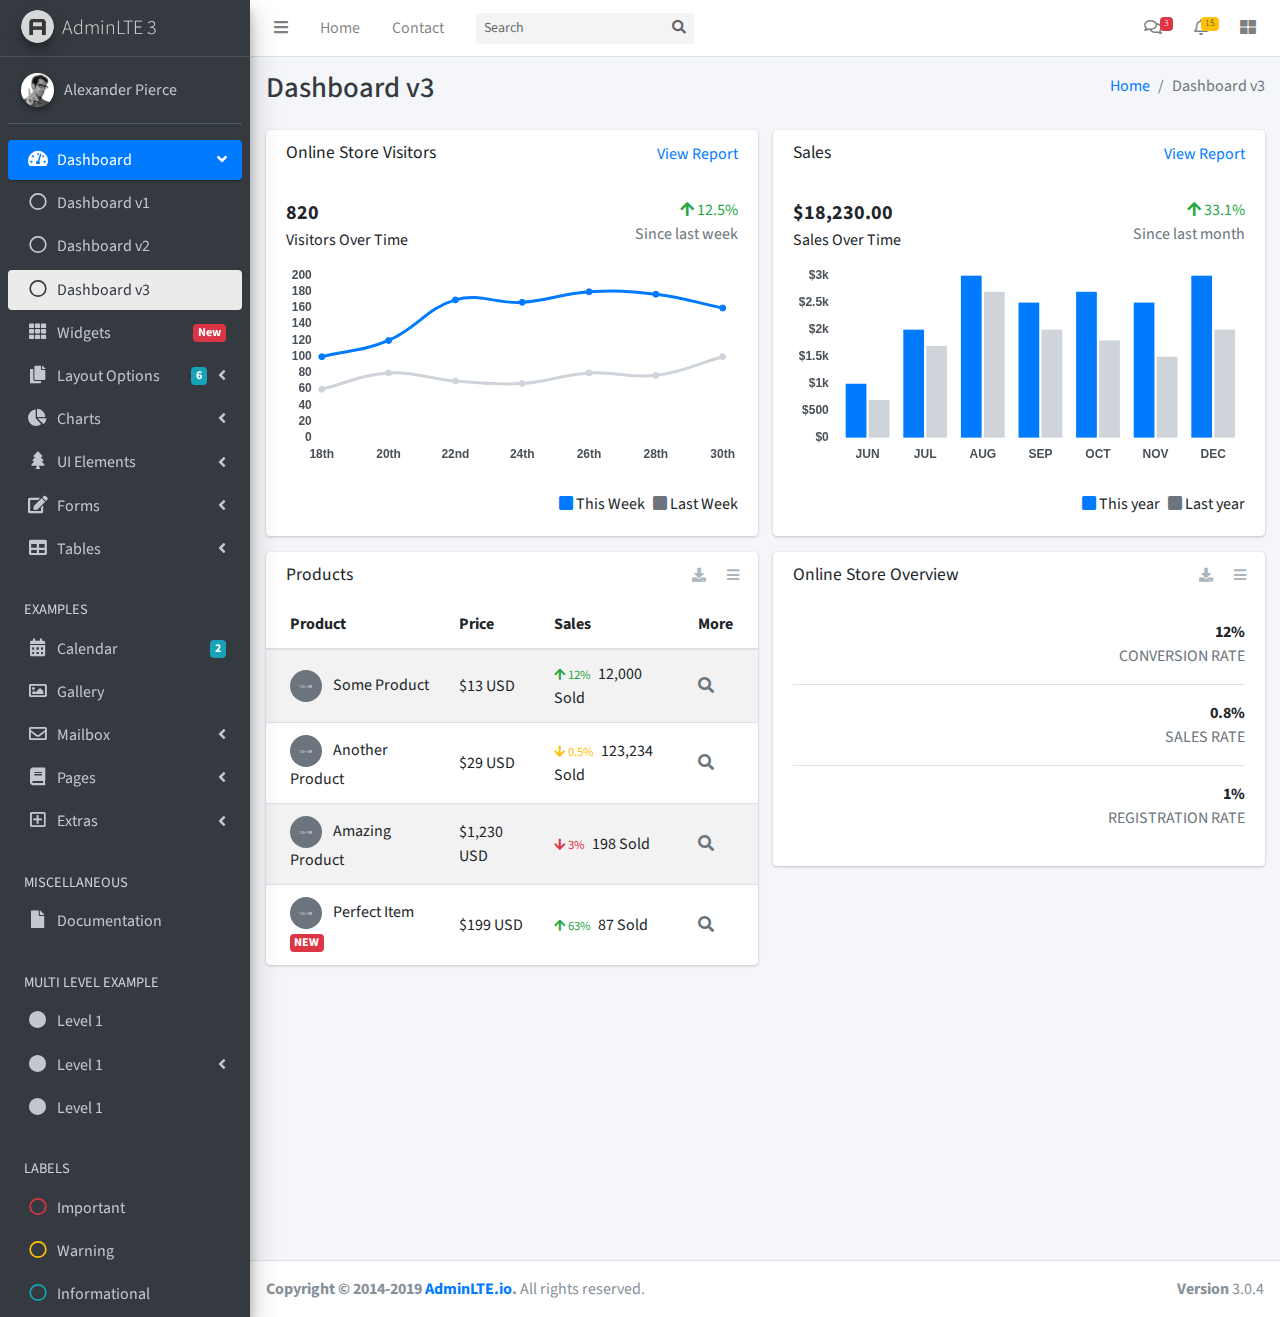
<file: static/admin-lte/index3.html>
<!DOCTYPE html>
<html lang="en">
<head>
  <meta charset="utf-8">
  <meta name="viewport" content="width=device-width, initial-scale=1">
  <meta http-equiv="x-ua-compatible" content="ie=edge">

  <title>AdminLTE 3 | Dashboard 3</title>

  <!-- Font Awesome Icons -->
  <link rel="stylesheet" href="plugins/fontawesome-free/css/all.min.css">
  <!-- IonIcons -->
  <link rel="stylesheet" href="http://code.ionicframework.com/ionicons/2.0.1/css/ionicons.min.css">
  <!-- Theme style -->
  <link rel="stylesheet" href="dist/css/adminlte.min.css">
  <!-- Google Font: Source Sans Pro -->
  <link href="https://fonts.googleapis.com/css?family=Source+Sans+Pro:300,400,400i,700" rel="stylesheet">
</head>
<!--
BODY TAG OPTIONS:
=================
Apply one or more of the following classes to to the body tag
to get the desired effect
|---------------------------------------------------------|
|LAYOUT OPTIONS | sidebar-collapse                        |
|               | sidebar-mini                            |
|---------------------------------------------------------|
-->
<body class="hold-transition sidebar-mini">
<div class="wrapper">
  <!-- Navbar -->
  <nav class="main-header navbar navbar-expand navbar-white navbar-light">
    <!-- Left navbar links -->
    <ul class="navbar-nav">
      <li class="nav-item">
        <a class="nav-link" data-widget="pushmenu" href="#" role="button"><i class="fas fa-bars"></i></a>
      </li>
      <li class="nav-item d-none d-sm-inline-block">
        <a href="index3.html" class="nav-link">Home</a>
      </li>
      <li class="nav-item d-none d-sm-inline-block">
        <a href="#" class="nav-link">Contact</a>
      </li>
    </ul>

    <!-- SEARCH FORM -->
    <form class="form-inline ml-3">
      <div class="input-group input-group-sm">
        <input class="form-control form-control-navbar" type="search" placeholder="Search" aria-label="Search">
        <div class="input-group-append">
          <button class="btn btn-navbar" type="submit">
            <i class="fas fa-search"></i>
          </button>
        </div>
      </div>
    </form>

    <!-- Right navbar links -->
    <ul class="navbar-nav ml-auto">
      <!-- Messages Dropdown Menu -->
      <li class="nav-item dropdown">
        <a class="nav-link" data-toggle="dropdown" href="#">
          <i class="far fa-comments"></i>
          <span class="badge badge-danger navbar-badge">3</span>
        </a>
        <div class="dropdown-menu dropdown-menu-lg dropdown-menu-right">
          <a href="#" class="dropdown-item">
            <!-- Message Start -->
            <div class="media">
              <img src="dist/img/user1-128x128.jpg" alt="User Avatar" class="img-size-50 mr-3 img-circle">
              <div class="media-body">
                <h3 class="dropdown-item-title">
                  Brad Diesel
                  <span class="float-right text-sm text-danger"><i class="fas fa-star"></i></span>
                </h3>
                <p class="text-sm">Call me whenever you can...</p>
                <p class="text-sm text-muted"><i class="far fa-clock mr-1"></i> 4 Hours Ago</p>
              </div>
            </div>
            <!-- Message End -->
          </a>
          <div class="dropdown-divider"></div>
          <a href="#" class="dropdown-item">
            <!-- Message Start -->
            <div class="media">
              <img src="dist/img/user8-128x128.jpg" alt="User Avatar" class="img-size-50 img-circle mr-3">
              <div class="media-body">
                <h3 class="dropdown-item-title">
                  John Pierce
                  <span class="float-right text-sm text-muted"><i class="fas fa-star"></i></span>
                </h3>
                <p class="text-sm">I got your message bro</p>
                <p class="text-sm text-muted"><i class="far fa-clock mr-1"></i> 4 Hours Ago</p>
              </div>
            </div>
            <!-- Message End -->
          </a>
          <div class="dropdown-divider"></div>
          <a href="#" class="dropdown-item">
            <!-- Message Start -->
            <div class="media">
              <img src="dist/img/user3-128x128.jpg" alt="User Avatar" class="img-size-50 img-circle mr-3">
              <div class="media-body">
                <h3 class="dropdown-item-title">
                  Nora Silvester
                  <span class="float-right text-sm text-warning"><i class="fas fa-star"></i></span>
                </h3>
                <p class="text-sm">The subject goes here</p>
                <p class="text-sm text-muted"><i class="far fa-clock mr-1"></i> 4 Hours Ago</p>
              </div>
            </div>
            <!-- Message End -->
          </a>
          <div class="dropdown-divider"></div>
          <a href="#" class="dropdown-item dropdown-footer">See All Messages</a>
        </div>
      </li>
      <!-- Notifications Dropdown Menu -->
      <li class="nav-item dropdown">
        <a class="nav-link" data-toggle="dropdown" href="#">
          <i class="far fa-bell"></i>
          <span class="badge badge-warning navbar-badge">15</span>
        </a>
        <div class="dropdown-menu dropdown-menu-lg dropdown-menu-right">
          <span class="dropdown-item dropdown-header">15 Notifications</span>
          <div class="dropdown-divider"></div>
          <a href="#" class="dropdown-item">
            <i class="fas fa-envelope mr-2"></i> 4 new messages
            <span class="float-right text-muted text-sm">3 mins</span>
          </a>
          <div class="dropdown-divider"></div>
          <a href="#" class="dropdown-item">
            <i class="fas fa-users mr-2"></i> 8 friend requests
            <span class="float-right text-muted text-sm">12 hours</span>
          </a>
          <div class="dropdown-divider"></div>
          <a href="#" class="dropdown-item">
            <i class="fas fa-file mr-2"></i> 3 new reports
            <span class="float-right text-muted text-sm">2 days</span>
          </a>
          <div class="dropdown-divider"></div>
          <a href="#" class="dropdown-item dropdown-footer">See All Notifications</a>
        </div>
      </li>
      <li class="nav-item">
        <a class="nav-link" data-widget="control-sidebar" data-slide="true" href="#" role="button"><i
            class="fas fa-th-large"></i></a>
      </li>
    </ul>
  </nav>
  <!-- /.navbar -->

  <!-- Main Sidebar Container -->
  <aside class="main-sidebar sidebar-dark-primary elevation-4">
    <!-- Brand Logo -->
    <a href="index3.html" class="brand-link">
      <img src="dist/img/AdminLTELogo.png" alt="AdminLTE Logo" class="brand-image img-circle elevation-3"
           style="opacity: .8">
      <span class="brand-text font-weight-light">AdminLTE 3</span>
    </a>

    <!-- Sidebar -->
    <div class="sidebar">
      <!-- Sidebar user panel (optional) -->
      <div class="user-panel mt-3 pb-3 mb-3 d-flex">
        <div class="image">
          <img src="dist/img/user2-160x160.jpg" class="img-circle elevation-2" alt="User Image">
        </div>
        <div class="info">
          <a href="#" class="d-block">Alexander Pierce</a>
        </div>
      </div>

      <!-- Sidebar Menu -->
      <nav class="mt-2">
        <ul class="nav nav-pills nav-sidebar flex-column" data-widget="treeview" role="menu" data-accordion="false">
          <!-- Add icons to the links using the .nav-icon class
               with font-awesome or any other icon font library -->
          <li class="nav-item has-treeview menu-open">
            <a href="#" class="nav-link active">
              <i class="nav-icon fas fa-tachometer-alt"></i>
              <p>
                Dashboard
                <i class="right fas fa-angle-left"></i>
              </p>
            </a>
            <ul class="nav nav-treeview">
              <li class="nav-item">
                <a href="./index.html" class="nav-link">
                  <i class="far fa-circle nav-icon"></i>
                  <p>Dashboard v1</p>
                </a>
              </li>
              <li class="nav-item">
                <a href="./index2.html" class="nav-link">
                  <i class="far fa-circle nav-icon"></i>
                  <p>Dashboard v2</p>
                </a>
              </li>
              <li class="nav-item">
                <a href="./index3.html" class="nav-link active">
                  <i class="far fa-circle nav-icon"></i>
                  <p>Dashboard v3</p>
                </a>
              </li>
            </ul>
          </li>
          <li class="nav-item">
            <a href="pages/widgets.html" class="nav-link">
              <i class="nav-icon fas fa-th"></i>
              <p>
                Widgets
                <span class="right badge badge-danger">New</span>
              </p>
            </a>
          </li>
          <li class="nav-item has-treeview">
            <a href="#" class="nav-link">
              <i class="nav-icon fas fa-copy"></i>
              <p>
                Layout Options
                <i class="fas fa-angle-left right"></i>
                <span class="badge badge-info right">6</span>
              </p>
            </a>
            <ul class="nav nav-treeview">
              <li class="nav-item">
                <a href="pages/layout/top-nav.html" class="nav-link">
                  <i class="far fa-circle nav-icon"></i>
                  <p>Top Navigation</p>
                </a>
              </li>
              <li class="nav-item">
                <a href="pages/layout/top-nav-sidebar.html" class="nav-link">
                  <i class="far fa-circle nav-icon"></i>
                  <p>Top Navigation + Sidebar</p>
                </a>
              </li>
              <li class="nav-item">
                <a href="pages/layout/boxed.html" class="nav-link">
                  <i class="far fa-circle nav-icon"></i>
                  <p>Boxed</p>
                </a>
              </li>
              <li class="nav-item">
                <a href="pages/layout/fixed-sidebar.html" class="nav-link">
                  <i class="far fa-circle nav-icon"></i>
                  <p>Fixed Sidebar</p>
                </a>
              </li>
              <li class="nav-item">
                <a href="pages/layout/fixed-topnav.html" class="nav-link">
                  <i class="far fa-circle nav-icon"></i>
                  <p>Fixed Navbar</p>
                </a>
              </li>
              <li class="nav-item">
                <a href="pages/layout/fixed-footer.html" class="nav-link">
                  <i class="far fa-circle nav-icon"></i>
                  <p>Fixed Footer</p>
                </a>
              </li>
              <li class="nav-item">
                <a href="pages/layout/collapsed-sidebar.html" class="nav-link">
                  <i class="far fa-circle nav-icon"></i>
                  <p>Collapsed Sidebar</p>
                </a>
              </li>
            </ul>
          </li>
          <li class="nav-item has-treeview">
            <a href="#" class="nav-link">
              <i class="nav-icon fas fa-chart-pie"></i>
              <p>
                Charts
                <i class="right fas fa-angle-left"></i>
              </p>
            </a>
            <ul class="nav nav-treeview">
              <li class="nav-item">
                <a href="pages/charts/chartjs.html" class="nav-link">
                  <i class="far fa-circle nav-icon"></i>
                  <p>ChartJS</p>
                </a>
              </li>
              <li class="nav-item">
                <a href="pages/charts/flot.html" class="nav-link">
                  <i class="far fa-circle nav-icon"></i>
                  <p>Flot</p>
                </a>
              </li>
              <li class="nav-item">
                <a href="pages/charts/inline.html" class="nav-link">
                  <i class="far fa-circle nav-icon"></i>
                  <p>Inline</p>
                </a>
              </li>
            </ul>
          </li>
          <li class="nav-item has-treeview">
            <a href="#" class="nav-link">
              <i class="nav-icon fas fa-tree"></i>
              <p>
                UI Elements
                <i class="fas fa-angle-left right"></i>
              </p>
            </a>
            <ul class="nav nav-treeview">
              <li class="nav-item">
                <a href="pages/UI/general.html" class="nav-link">
                  <i class="far fa-circle nav-icon"></i>
                  <p>General</p>
                </a>
              </li>
              <li class="nav-item">
                <a href="pages/UI/icons.html" class="nav-link">
                  <i class="far fa-circle nav-icon"></i>
                  <p>Icons</p>
                </a>
              </li>
              <li class="nav-item">
                <a href="pages/UI/buttons.html" class="nav-link">
                  <i class="far fa-circle nav-icon"></i>
                  <p>Buttons</p>
                </a>
              </li>
              <li class="nav-item">
                <a href="pages/UI/sliders.html" class="nav-link">
                  <i class="far fa-circle nav-icon"></i>
                  <p>Sliders</p>
                </a>
              </li>
              <li class="nav-item">
                <a href="pages/UI/modals.html" class="nav-link">
                  <i class="far fa-circle nav-icon"></i>
                  <p>Modals & Alerts</p>
                </a>
              </li>
              <li class="nav-item">
                <a href="pages/UI/navbar.html" class="nav-link">
                  <i class="far fa-circle nav-icon"></i>
                  <p>Navbar & Tabs</p>
                </a>
              </li>
              <li class="nav-item">
                <a href="pages/UI/timeline.html" class="nav-link">
                  <i class="far fa-circle nav-icon"></i>
                  <p>Timeline</p>
                </a>
              </li>
              <li class="nav-item">
                <a href="pages/UI/ribbons.html" class="nav-link">
                  <i class="far fa-circle nav-icon"></i>
                  <p>Ribbons</p>
                </a>
              </li>
            </ul>
          </li>
          <li class="nav-item has-treeview">
            <a href="#" class="nav-link">
              <i class="nav-icon fas fa-edit"></i>
              <p>
                Forms
                <i class="fas fa-angle-left right"></i>
              </p>
            </a>
            <ul class="nav nav-treeview">
              <li class="nav-item">
                <a href="pages/forms/general.html" class="nav-link">
                  <i class="far fa-circle nav-icon"></i>
                  <p>General Elements</p>
                </a>
              </li>
              <li class="nav-item">
                <a href="pages/forms/advanced.html" class="nav-link">
                  <i class="far fa-circle nav-icon"></i>
                  <p>Advanced Elements</p>
                </a>
              </li>
              <li class="nav-item">
                <a href="pages/forms/editors.html" class="nav-link">
                  <i class="far fa-circle nav-icon"></i>
                  <p>Editors</p>
                </a>
              </li>
              <li class="nav-item">
                <a href="pages/forms/validation.html" class="nav-link">
                  <i class="far fa-circle nav-icon"></i>
                  <p>Validation</p>
                </a>
              </li>
            </ul>
          </li>
          <li class="nav-item has-treeview">
            <a href="#" class="nav-link">
              <i class="nav-icon fas fa-table"></i>
              <p>
                Tables
                <i class="fas fa-angle-left right"></i>
              </p>
            </a>
            <ul class="nav nav-treeview">
              <li class="nav-item">
                <a href="pages/tables/simple.html" class="nav-link">
                  <i class="far fa-circle nav-icon"></i>
                  <p>Simple Tables</p>
                </a>
              </li>
              <li class="nav-item">
                <a href="pages/tables/data.html" class="nav-link">
                  <i class="far fa-circle nav-icon"></i>
                  <p>DataTables</p>
                </a>
              </li>
              <li class="nav-item">
                <a href="pages/tables/jsgrid.html" class="nav-link">
                  <i class="far fa-circle nav-icon"></i>
                  <p>jsGrid</p>
                </a>
              </li>
            </ul>
          </li>
          <li class="nav-header">EXAMPLES</li>
          <li class="nav-item">
            <a href="pages/calendar.html" class="nav-link">
              <i class="nav-icon fas fa-calendar-alt"></i>
              <p>
                Calendar
                <span class="badge badge-info right">2</span>
              </p>
            </a>
          </li>
          <li class="nav-item">
            <a href="pages/gallery.html" class="nav-link">
              <i class="nav-icon far fa-image"></i>
              <p>
                Gallery
              </p>
            </a>
          </li>
          <li class="nav-item has-treeview">
            <a href="#" class="nav-link">
              <i class="nav-icon far fa-envelope"></i>
              <p>
                Mailbox
                <i class="fas fa-angle-left right"></i>
              </p>
            </a>
            <ul class="nav nav-treeview">
              <li class="nav-item">
                <a href="pages/mailbox/mailbox.html" class="nav-link">
                  <i class="far fa-circle nav-icon"></i>
                  <p>Inbox</p>
                </a>
              </li>
              <li class="nav-item">
                <a href="pages/mailbox/compose.html" class="nav-link">
                  <i class="far fa-circle nav-icon"></i>
                  <p>Compose</p>
                </a>
              </li>
              <li class="nav-item">
                <a href="pages/mailbox/read-mail.html" class="nav-link">
                  <i class="far fa-circle nav-icon"></i>
                  <p>Read</p>
                </a>
              </li>
            </ul>
          </li>
          <li class="nav-item has-treeview">
            <a href="#" class="nav-link">
              <i class="nav-icon fas fa-book"></i>
              <p>
                Pages
                <i class="fas fa-angle-left right"></i>
              </p>
            </a>
            <ul class="nav nav-treeview">
              <li class="nav-item">
                <a href="pages/examples/invoice.html" class="nav-link">
                  <i class="far fa-circle nav-icon"></i>
                  <p>Invoice</p>
                </a>
              </li>
              <li class="nav-item">
                <a href="pages/examples/profile.html" class="nav-link">
                  <i class="far fa-circle nav-icon"></i>
                  <p>Profile</p>
                </a>
              </li>
              <li class="nav-item">
                <a href="pages/examples/e-commerce.html" class="nav-link">
                  <i class="far fa-circle nav-icon"></i>
                  <p>E-commerce</p>
                </a>
              </li>
              <li class="nav-item">
                <a href="pages/examples/projects.html" class="nav-link">
                  <i class="far fa-circle nav-icon"></i>
                  <p>Projects</p>
                </a>
              </li>
              <li class="nav-item">
                <a href="pages/examples/project-add.html" class="nav-link">
                  <i class="far fa-circle nav-icon"></i>
                  <p>Project Add</p>
                </a>
              </li>
              <li class="nav-item">
                <a href="pages/examples/project-edit.html" class="nav-link">
                  <i class="far fa-circle nav-icon"></i>
                  <p>Project Edit</p>
                </a>
              </li>
              <li class="nav-item">
                <a href="pages/examples/project-detail.html" class="nav-link">
                  <i class="far fa-circle nav-icon"></i>
                  <p>Project Detail</p>
                </a>
              </li>
              <li class="nav-item">
                <a href="pages/examples/contacts.html" class="nav-link">
                  <i class="far fa-circle nav-icon"></i>
                  <p>Contacts</p>
                </a>
              </li>
            </ul>
          </li>
          <li class="nav-item has-treeview">
            <a href="#" class="nav-link">
              <i class="nav-icon far fa-plus-square"></i>
              <p>
                Extras
                <i class="fas fa-angle-left right"></i>
              </p>
            </a>
            <ul class="nav nav-treeview">
              <li class="nav-item">
                <a href="pages/examples/login.html" class="nav-link">
                  <i class="far fa-circle nav-icon"></i>
                  <p>Login</p>
                </a>
              </li>
              <li class="nav-item">
                <a href="pages/examples/register.html" class="nav-link">
                  <i class="far fa-circle nav-icon"></i>
                  <p>Register</p>
                </a>
              </li>
              <li class="nav-item">
                <a href="pages/examples/forgot-password.html" class="nav-link">
                  <i class="far fa-circle nav-icon"></i>
                  <p>Forgot Password</p>
                </a>
              </li>
              <li class="nav-item">
                <a href="pages/examples/recover-password.html" class="nav-link">
                  <i class="far fa-circle nav-icon"></i>
                  <p>Recover Password</p>
                </a>
              </li>
              <li class="nav-item">
                <a href="pages/examples/lockscreen.html" class="nav-link">
                  <i class="far fa-circle nav-icon"></i>
                  <p>Lockscreen</p>
                </a>
              </li>
              <li class="nav-item">
                <a href="pages/examples/legacy-user-menu.html" class="nav-link">
                  <i class="far fa-circle nav-icon"></i>
                  <p>Legacy User Menu</p>
                </a>
              </li>
              <li class="nav-item">
                <a href="pages/examples/language-menu.html" class="nav-link">
                  <i class="far fa-circle nav-icon"></i>
                  <p>Language Menu</p>
                </a>
              </li>
              <li class="nav-item">
                <a href="pages/examples/404.html" class="nav-link">
                  <i class="far fa-circle nav-icon"></i>
                  <p>Error 404</p>
                </a>
              </li>
              <li class="nav-item">
                <a href="pages/examples/500.html" class="nav-link">
                  <i class="far fa-circle nav-icon"></i>
                  <p>Error 500</p>
                </a>
              </li>
              <li class="nav-item">
                <a href="pages/examples/pace.html" class="nav-link">
                  <i class="far fa-circle nav-icon"></i>
                  <p>Pace</p>
                </a>
              </li>
              <li class="nav-item">
                <a href="pages/examples/blank.html" class="nav-link">
                  <i class="far fa-circle nav-icon"></i>
                  <p>Blank Page</p>
                </a>
              </li>
              <li class="nav-item">
                <a href="starter.html" class="nav-link">
                  <i class="far fa-circle nav-icon"></i>
                  <p>Starter Page</p>
                </a>
              </li>
            </ul>
          </li>
          <li class="nav-header">MISCELLANEOUS</li>
          <li class="nav-item">
            <a href="https://adminlte.io/docs/3.0" class="nav-link">
              <i class="nav-icon fas fa-file"></i>
              <p>Documentation</p>
            </a>
          </li>
          <li class="nav-header">MULTI LEVEL EXAMPLE</li>
          <li class="nav-item">
            <a href="#" class="nav-link">
              <i class="fas fa-circle nav-icon"></i>
              <p>Level 1</p>
            </a>
          </li>
          <li class="nav-item has-treeview">
            <a href="#" class="nav-link">
              <i class="nav-icon fas fa-circle"></i>
              <p>
                Level 1
                <i class="right fas fa-angle-left"></i>
              </p>
            </a>
            <ul class="nav nav-treeview">
              <li class="nav-item">
                <a href="#" class="nav-link">
                  <i class="far fa-circle nav-icon"></i>
                  <p>Level 2</p>
                </a>
              </li>
              <li class="nav-item has-treeview">
                <a href="#" class="nav-link">
                  <i class="far fa-circle nav-icon"></i>
                  <p>
                    Level 2
                    <i class="right fas fa-angle-left"></i>
                  </p>
                </a>
                <ul class="nav nav-treeview">
                  <li class="nav-item">
                    <a href="#" class="nav-link">
                      <i class="far fa-dot-circle nav-icon"></i>
                      <p>Level 3</p>
                    </a>
                  </li>
                  <li class="nav-item">
                    <a href="#" class="nav-link">
                      <i class="far fa-dot-circle nav-icon"></i>
                      <p>Level 3</p>
                    </a>
                  </li>
                  <li class="nav-item">
                    <a href="#" class="nav-link">
                      <i class="far fa-dot-circle nav-icon"></i>
                      <p>Level 3</p>
                    </a>
                  </li>
                </ul>
              </li>
              <li class="nav-item">
                <a href="#" class="nav-link">
                  <i class="far fa-circle nav-icon"></i>
                  <p>Level 2</p>
                </a>
              </li>
            </ul>
          </li>
          <li class="nav-item">
            <a href="#" class="nav-link">
              <i class="fas fa-circle nav-icon"></i>
              <p>Level 1</p>
            </a>
          </li>
          <li class="nav-header">LABELS</li>
          <li class="nav-item">
            <a href="#" class="nav-link">
              <i class="nav-icon far fa-circle text-danger"></i>
              <p class="text">Important</p>
            </a>
          </li>
          <li class="nav-item">
            <a href="#" class="nav-link">
              <i class="nav-icon far fa-circle text-warning"></i>
              <p>Warning</p>
            </a>
          </li>
          <li class="nav-item">
            <a href="#" class="nav-link">
              <i class="nav-icon far fa-circle text-info"></i>
              <p>Informational</p>
            </a>
          </li>
        </ul>
      </nav>
      <!-- /.sidebar-menu -->
    </div>
    <!-- /.sidebar -->
  </aside>

  <!-- Content Wrapper. Contains page content -->
  <div class="content-wrapper">
    <!-- Content Header (Page header) -->
    <div class="content-header">
      <div class="container-fluid">
        <div class="row mb-2">
          <div class="col-sm-6">
            <h1 class="m-0 text-dark">Dashboard v3</h1>
          </div><!-- /.col -->
          <div class="col-sm-6">
            <ol class="breadcrumb float-sm-right">
              <li class="breadcrumb-item"><a href="#">Home</a></li>
              <li class="breadcrumb-item active">Dashboard v3</li>
            </ol>
          </div><!-- /.col -->
        </div><!-- /.row -->
      </div><!-- /.container-fluid -->
    </div>
    <!-- /.content-header -->

    <!-- Main content -->
    <div class="content">
      <div class="container-fluid">
        <div class="row">
          <div class="col-lg-6">
            <div class="card">
              <div class="card-header border-0">
                <div class="d-flex justify-content-between">
                  <h3 class="card-title">Online Store Visitors</h3>
                  <a href="javascript:void(0);">View Report</a>
                </div>
              </div>
              <div class="card-body">
                <div class="d-flex">
                  <p class="d-flex flex-column">
                    <span class="text-bold text-lg">820</span>
                    <span>Visitors Over Time</span>
                  </p>
                  <p class="ml-auto d-flex flex-column text-right">
                    <span class="text-success">
                      <i class="fas fa-arrow-up"></i> 12.5%
                    </span>
                    <span class="text-muted">Since last week</span>
                  </p>
                </div>
                <!-- /.d-flex -->

                <div class="position-relative mb-4">
                  <canvas id="visitors-chart" height="200"></canvas>
                </div>

                <div class="d-flex flex-row justify-content-end">
                  <span class="mr-2">
                    <i class="fas fa-square text-primary"></i> This Week
                  </span>

                  <span>
                    <i class="fas fa-square text-gray"></i> Last Week
                  </span>
                </div>
              </div>
            </div>
            <!-- /.card -->

            <div class="card">
              <div class="card-header border-0">
                <h3 class="card-title">Products</h3>
                <div class="card-tools">
                  <a href="#" class="btn btn-tool btn-sm">
                    <i class="fas fa-download"></i>
                  </a>
                  <a href="#" class="btn btn-tool btn-sm">
                    <i class="fas fa-bars"></i>
                  </a>
                </div>
              </div>
              <div class="card-body table-responsive p-0">
                <table class="table table-striped table-valign-middle">
                  <thead>
                  <tr>
                    <th>Product</th>
                    <th>Price</th>
                    <th>Sales</th>
                    <th>More</th>
                  </tr>
                  </thead>
                  <tbody>
                  <tr>
                    <td>
                      <img src="dist/img/default-150x150.png" alt="Product 1" class="img-circle img-size-32 mr-2">
                      Some Product
                    </td>
                    <td>$13 USD</td>
                    <td>
                      <small class="text-success mr-1">
                        <i class="fas fa-arrow-up"></i>
                        12%
                      </small>
                      12,000 Sold
                    </td>
                    <td>
                      <a href="#" class="text-muted">
                        <i class="fas fa-search"></i>
                      </a>
                    </td>
                  </tr>
                  <tr>
                    <td>
                      <img src="dist/img/default-150x150.png" alt="Product 1" class="img-circle img-size-32 mr-2">
                      Another Product
                    </td>
                    <td>$29 USD</td>
                    <td>
                      <small class="text-warning mr-1">
                        <i class="fas fa-arrow-down"></i>
                        0.5%
                      </small>
                      123,234 Sold
                    </td>
                    <td>
                      <a href="#" class="text-muted">
                        <i class="fas fa-search"></i>
                      </a>
                    </td>
                  </tr>
                  <tr>
                    <td>
                      <img src="dist/img/default-150x150.png" alt="Product 1" class="img-circle img-size-32 mr-2">
                      Amazing Product
                    </td>
                    <td>$1,230 USD</td>
                    <td>
                      <small class="text-danger mr-1">
                        <i class="fas fa-arrow-down"></i>
                        3%
                      </small>
                      198 Sold
                    </td>
                    <td>
                      <a href="#" class="text-muted">
                        <i class="fas fa-search"></i>
                      </a>
                    </td>
                  </tr>
                  <tr>
                    <td>
                      <img src="dist/img/default-150x150.png" alt="Product 1" class="img-circle img-size-32 mr-2">
                      Perfect Item
                      <span class="badge bg-danger">NEW</span>
                    </td>
                    <td>$199 USD</td>
                    <td>
                      <small class="text-success mr-1">
                        <i class="fas fa-arrow-up"></i>
                        63%
                      </small>
                      87 Sold
                    </td>
                    <td>
                      <a href="#" class="text-muted">
                        <i class="fas fa-search"></i>
                      </a>
                    </td>
                  </tr>
                  </tbody>
                </table>
              </div>
            </div>
            <!-- /.card -->
          </div>
          <!-- /.col-md-6 -->
          <div class="col-lg-6">
            <div class="card">
              <div class="card-header border-0">
                <div class="d-flex justify-content-between">
                  <h3 class="card-title">Sales</h3>
                  <a href="javascript:void(0);">View Report</a>
                </div>
              </div>
              <div class="card-body">
                <div class="d-flex">
                  <p class="d-flex flex-column">
                    <span class="text-bold text-lg">$18,230.00</span>
                    <span>Sales Over Time</span>
                  </p>
                  <p class="ml-auto d-flex flex-column text-right">
                    <span class="text-success">
                      <i class="fas fa-arrow-up"></i> 33.1%
                    </span>
                    <span class="text-muted">Since last month</span>
                  </p>
                </div>
                <!-- /.d-flex -->

                <div class="position-relative mb-4">
                  <canvas id="sales-chart" height="200"></canvas>
                </div>

                <div class="d-flex flex-row justify-content-end">
                  <span class="mr-2">
                    <i class="fas fa-square text-primary"></i> This year
                  </span>

                  <span>
                    <i class="fas fa-square text-gray"></i> Last year
                  </span>
                </div>
              </div>
            </div>
            <!-- /.card -->

            <div class="card">
              <div class="card-header border-0">
                <h3 class="card-title">Online Store Overview</h3>
                <div class="card-tools">
                  <a href="#" class="btn btn-sm btn-tool">
                    <i class="fas fa-download"></i>
                  </a>
                  <a href="#" class="btn btn-sm btn-tool">
                    <i class="fas fa-bars"></i>
                  </a>
                </div>
              </div>
              <div class="card-body">
                <div class="d-flex justify-content-between align-items-center border-bottom mb-3">
                  <p class="text-success text-xl">
                    <i class="ion ion-ios-refresh-empty"></i>
                  </p>
                  <p class="d-flex flex-column text-right">
                    <span class="font-weight-bold">
                      <i class="ion ion-android-arrow-up text-success"></i> 12%
                    </span>
                    <span class="text-muted">CONVERSION RATE</span>
                  </p>
                </div>
                <!-- /.d-flex -->
                <div class="d-flex justify-content-between align-items-center border-bottom mb-3">
                  <p class="text-warning text-xl">
                    <i class="ion ion-ios-cart-outline"></i>
                  </p>
                  <p class="d-flex flex-column text-right">
                    <span class="font-weight-bold">
                      <i class="ion ion-android-arrow-up text-warning"></i> 0.8%
                    </span>
                    <span class="text-muted">SALES RATE</span>
                  </p>
                </div>
                <!-- /.d-flex -->
                <div class="d-flex justify-content-between align-items-center mb-0">
                  <p class="text-danger text-xl">
                    <i class="ion ion-ios-people-outline"></i>
                  </p>
                  <p class="d-flex flex-column text-right">
                    <span class="font-weight-bold">
                      <i class="ion ion-android-arrow-down text-danger"></i> 1%
                    </span>
                    <span class="text-muted">REGISTRATION RATE</span>
                  </p>
                </div>
                <!-- /.d-flex -->
              </div>
            </div>
          </div>
          <!-- /.col-md-6 -->
        </div>
        <!-- /.row -->
      </div>
      <!-- /.container-fluid -->
    </div>
    <!-- /.content -->
  </div>
  <!-- /.content-wrapper -->

  <!-- Control Sidebar -->
  <aside class="control-sidebar control-sidebar-dark">
    <!-- Control sidebar content goes here -->
  </aside>
  <!-- /.control-sidebar -->

  <!-- Main Footer -->
  <footer class="main-footer">
    <strong>Copyright &copy; 2014-2019 <a href="http://adminlte.io">AdminLTE.io</a>.</strong>
    All rights reserved.
    <div class="float-right d-none d-sm-inline-block">
      <b>Version</b> 3.0.4
    </div>
  </footer>
</div>
<!-- ./wrapper -->

<!-- REQUIRED SCRIPTS -->

<!-- jQuery -->
<script src="plugins/jquery/jquery.min.js"></script>
<!-- Bootstrap -->
<script src="plugins/bootstrap/js/bootstrap.bundle.min.js"></script>
<!-- AdminLTE -->
<script src="dist/js/adminlte.js"></script>

<!-- OPTIONAL SCRIPTS -->
<script src="plugins/chart.js/Chart.min.js"></script>
<script src="dist/js/demo.js"></script>
<script src="dist/js/pages/dashboard3.js"></script>
</body>
</html>
</file>
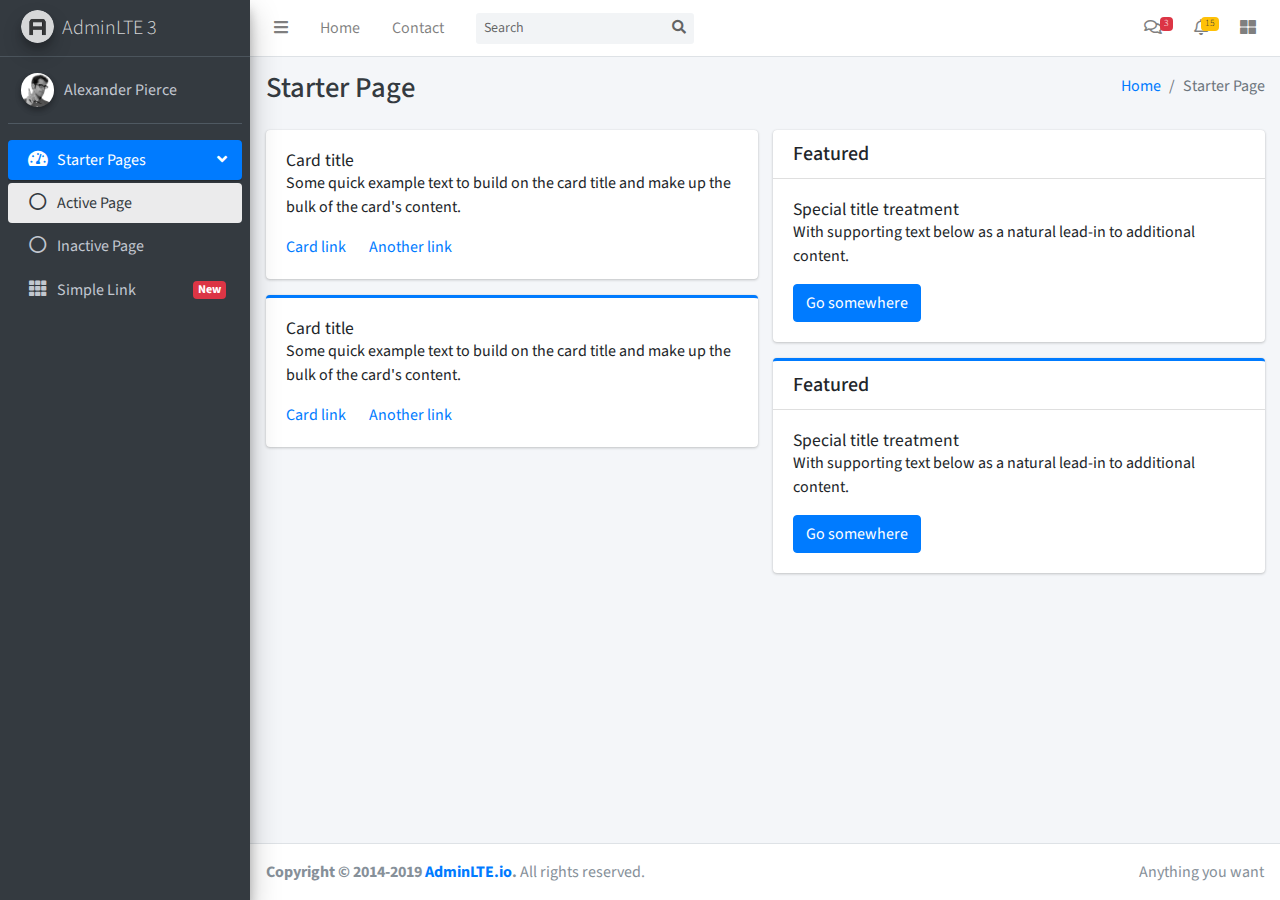
<file: static/admin-lte/starter.html>
<!DOCTYPE html>
<!--
This is a starter template page. Use this page to start your new project from
scratch. This page gets rid of all links and provides the needed markup only.
-->
<html lang="en">
<head>
  <meta charset="utf-8">
  <meta name="viewport" content="width=device-width, initial-scale=1">
  <meta http-equiv="x-ua-compatible" content="ie=edge">

  <title>AdminLTE 3 | Starter</title>

  <!-- Font Awesome Icons -->
  <link rel="stylesheet" href="plugins/fontawesome-free/css/all.min.css">
  <!-- Theme style -->
  <link rel="stylesheet" href="dist/css/adminlte.min.css">
  <!-- Google Font: Source Sans Pro -->
  <link href="https://fonts.googleapis.com/css?family=Source+Sans+Pro:300,400,400i,700" rel="stylesheet">
</head>
<body class="hold-transition sidebar-mini">
<div class="wrapper">

  <!-- Navbar -->
  <nav class="main-header navbar navbar-expand navbar-white navbar-light">
    <!-- Left navbar links -->
    <ul class="navbar-nav">
      <li class="nav-item">
        <a class="nav-link" data-widget="pushmenu" href="#" role="button"><i class="fas fa-bars"></i></a>
      </li>
      <li class="nav-item d-none d-sm-inline-block">
        <a href="index3.html" class="nav-link">Home</a>
      </li>
      <li class="nav-item d-none d-sm-inline-block">
        <a href="#" class="nav-link">Contact</a>
      </li>
    </ul>

    <!-- SEARCH FORM -->
    <form class="form-inline ml-3">
      <div class="input-group input-group-sm">
        <input class="form-control form-control-navbar" type="search" placeholder="Search" aria-label="Search">
        <div class="input-group-append">
          <button class="btn btn-navbar" type="submit">
            <i class="fas fa-search"></i>
          </button>
        </div>
      </div>
    </form>

    <!-- Right navbar links -->
    <ul class="navbar-nav ml-auto">
      <!-- Messages Dropdown Menu -->
      <li class="nav-item dropdown">
        <a class="nav-link" data-toggle="dropdown" href="#">
          <i class="far fa-comments"></i>
          <span class="badge badge-danger navbar-badge">3</span>
        </a>
        <div class="dropdown-menu dropdown-menu-lg dropdown-menu-right">
          <a href="#" class="dropdown-item">
            <!-- Message Start -->
            <div class="media">
              <img src="dist/img/user1-128x128.jpg" alt="User Avatar" class="img-size-50 mr-3 img-circle">
              <div class="media-body">
                <h3 class="dropdown-item-title">
                  Brad Diesel
                  <span class="float-right text-sm text-danger"><i class="fas fa-star"></i></span>
                </h3>
                <p class="text-sm">Call me whenever you can...</p>
                <p class="text-sm text-muted"><i class="far fa-clock mr-1"></i> 4 Hours Ago</p>
              </div>
            </div>
            <!-- Message End -->
          </a>
          <div class="dropdown-divider"></div>
          <a href="#" class="dropdown-item">
            <!-- Message Start -->
            <div class="media">
              <img src="dist/img/user8-128x128.jpg" alt="User Avatar" class="img-size-50 img-circle mr-3">
              <div class="media-body">
                <h3 class="dropdown-item-title">
                  John Pierce
                  <span class="float-right text-sm text-muted"><i class="fas fa-star"></i></span>
                </h3>
                <p class="text-sm">I got your message bro</p>
                <p class="text-sm text-muted"><i class="far fa-clock mr-1"></i> 4 Hours Ago</p>
              </div>
            </div>
            <!-- Message End -->
          </a>
          <div class="dropdown-divider"></div>
          <a href="#" class="dropdown-item">
            <!-- Message Start -->
            <div class="media">
              <img src="dist/img/user3-128x128.jpg" alt="User Avatar" class="img-size-50 img-circle mr-3">
              <div class="media-body">
                <h3 class="dropdown-item-title">
                  Nora Silvester
                  <span class="float-right text-sm text-warning"><i class="fas fa-star"></i></span>
                </h3>
                <p class="text-sm">The subject goes here</p>
                <p class="text-sm text-muted"><i class="far fa-clock mr-1"></i> 4 Hours Ago</p>
              </div>
            </div>
            <!-- Message End -->
          </a>
          <div class="dropdown-divider"></div>
          <a href="#" class="dropdown-item dropdown-footer">See All Messages</a>
        </div>
      </li>
      <!-- Notifications Dropdown Menu -->
      <li class="nav-item dropdown">
        <a class="nav-link" data-toggle="dropdown" href="#">
          <i class="far fa-bell"></i>
          <span class="badge badge-warning navbar-badge">15</span>
        </a>
        <div class="dropdown-menu dropdown-menu-lg dropdown-menu-right">
          <span class="dropdown-header">15 Notifications</span>
          <div class="dropdown-divider"></div>
          <a href="#" class="dropdown-item">
            <i class="fas fa-envelope mr-2"></i> 4 new messages
            <span class="float-right text-muted text-sm">3 mins</span>
          </a>
          <div class="dropdown-divider"></div>
          <a href="#" class="dropdown-item">
            <i class="fas fa-users mr-2"></i> 8 friend requests
            <span class="float-right text-muted text-sm">12 hours</span>
          </a>
          <div class="dropdown-divider"></div>
          <a href="#" class="dropdown-item">
            <i class="fas fa-file mr-2"></i> 3 new reports
            <span class="float-right text-muted text-sm">2 days</span>
          </a>
          <div class="dropdown-divider"></div>
          <a href="#" class="dropdown-item dropdown-footer">See All Notifications</a>
        </div>
      </li>
      <li class="nav-item">
        <a class="nav-link" data-widget="control-sidebar" data-slide="true" href="#" role="button"><i
            class="fas fa-th-large"></i></a>
      </li>
    </ul>
  </nav>
  <!-- /.navbar -->

  <!-- Main Sidebar Container -->
  <aside class="main-sidebar sidebar-dark-primary elevation-4">
    <!-- Brand Logo -->
    <a href="index3.html" class="brand-link">
      <img src="dist/img/AdminLTELogo.png" alt="AdminLTE Logo" class="brand-image img-circle elevation-3"
           style="opacity: .8">
      <span class="brand-text font-weight-light">AdminLTE 3</span>
    </a>

    <!-- Sidebar -->
    <div class="sidebar">
      <!-- Sidebar user panel (optional) -->
      <div class="user-panel mt-3 pb-3 mb-3 d-flex">
        <div class="image">
          <img src="dist/img/user2-160x160.jpg" class="img-circle elevation-2" alt="User Image">
        </div>
        <div class="info">
          <a href="#" class="d-block">Alexander Pierce</a>
        </div>
      </div>

      <!-- Sidebar Menu -->
      <nav class="mt-2">
        <ul class="nav nav-pills nav-sidebar flex-column" data-widget="treeview" role="menu" data-accordion="false">
          <!-- Add icons to the links using the .nav-icon class
               with font-awesome or any other icon font library -->
          <li class="nav-item has-treeview menu-open">
            <a href="#" class="nav-link active">
              <i class="nav-icon fas fa-tachometer-alt"></i>
              <p>
                Starter Pages
                <i class="right fas fa-angle-left"></i>
              </p>
            </a>
            <ul class="nav nav-treeview">
              <li class="nav-item">
                <a href="#" class="nav-link active">
                  <i class="far fa-circle nav-icon"></i>
                  <p>Active Page</p>
                </a>
              </li>
              <li class="nav-item">
                <a href="#" class="nav-link">
                  <i class="far fa-circle nav-icon"></i>
                  <p>Inactive Page</p>
                </a>
              </li>
            </ul>
          </li>
          <li class="nav-item">
            <a href="#" class="nav-link">
              <i class="nav-icon fas fa-th"></i>
              <p>
                Simple Link
                <span class="right badge badge-danger">New</span>
              </p>
            </a>
          </li>
        </ul>
      </nav>
      <!-- /.sidebar-menu -->
    </div>
    <!-- /.sidebar -->
  </aside>

  <!-- Content Wrapper. Contains page content -->
  <div class="content-wrapper">
    <!-- Content Header (Page header) -->
    <div class="content-header">
      <div class="container-fluid">
        <div class="row mb-2">
          <div class="col-sm-6">
            <h1 class="m-0 text-dark">Starter Page</h1>
          </div><!-- /.col -->
          <div class="col-sm-6">
            <ol class="breadcrumb float-sm-right">
              <li class="breadcrumb-item"><a href="#">Home</a></li>
              <li class="breadcrumb-item active">Starter Page</li>
            </ol>
          </div><!-- /.col -->
        </div><!-- /.row -->
      </div><!-- /.container-fluid -->
    </div>
    <!-- /.content-header -->

    <!-- Main content -->
    <div class="content">
      <div class="container-fluid">
        <div class="row">
          <div class="col-lg-6">
            <div class="card">
              <div class="card-body">
                <h5 class="card-title">Card title</h5>

                <p class="card-text">
                  Some quick example text to build on the card title and make up the bulk of the card's
                  content.
                </p>

                <a href="#" class="card-link">Card link</a>
                <a href="#" class="card-link">Another link</a>
              </div>
            </div>

            <div class="card card-primary card-outline">
              <div class="card-body">
                <h5 class="card-title">Card title</h5>

                <p class="card-text">
                  Some quick example text to build on the card title and make up the bulk of the card's
                  content.
                </p>
                <a href="#" class="card-link">Card link</a>
                <a href="#" class="card-link">Another link</a>
              </div>
            </div><!-- /.card -->
          </div>
          <!-- /.col-md-6 -->
          <div class="col-lg-6">
            <div class="card">
              <div class="card-header">
                <h5 class="m-0">Featured</h5>
              </div>
              <div class="card-body">
                <h6 class="card-title">Special title treatment</h6>

                <p class="card-text">With supporting text below as a natural lead-in to additional content.</p>
                <a href="#" class="btn btn-primary">Go somewhere</a>
              </div>
            </div>

            <div class="card card-primary card-outline">
              <div class="card-header">
                <h5 class="m-0">Featured</h5>
              </div>
              <div class="card-body">
                <h6 class="card-title">Special title treatment</h6>

                <p class="card-text">With supporting text below as a natural lead-in to additional content.</p>
                <a href="#" class="btn btn-primary">Go somewhere</a>
              </div>
            </div>
          </div>
          <!-- /.col-md-6 -->
        </div>
        <!-- /.row -->
      </div><!-- /.container-fluid -->
    </div>
    <!-- /.content -->
  </div>
  <!-- /.content-wrapper -->

  <!-- Control Sidebar -->
  <aside class="control-sidebar control-sidebar-dark">
    <!-- Control sidebar content goes here -->
    <div class="p-3">
      <h5>Title</h5>
      <p>Sidebar content</p>
    </div>
  </aside>
  <!-- /.control-sidebar -->

  <!-- Main Footer -->
  <footer class="main-footer">
    <!-- To the right -->
    <div class="float-right d-none d-sm-inline">
      Anything you want
    </div>
    <!-- Default to the left -->
    <strong>Copyright &copy; 2014-2019 <a href="https://adminlte.io">AdminLTE.io</a>.</strong> All rights reserved.
  </footer>
</div>
<!-- ./wrapper -->

<!-- REQUIRED SCRIPTS -->

<!-- jQuery -->
<script src="plugins/jquery/jquery.min.js"></script>
<!-- Bootstrap 4 -->
<script src="plugins/bootstrap/js/bootstrap.bundle.min.js"></script>
<!-- AdminLTE App -->
<script src="dist/js/adminlte.min.js"></script>
</body>
</html>
</file>
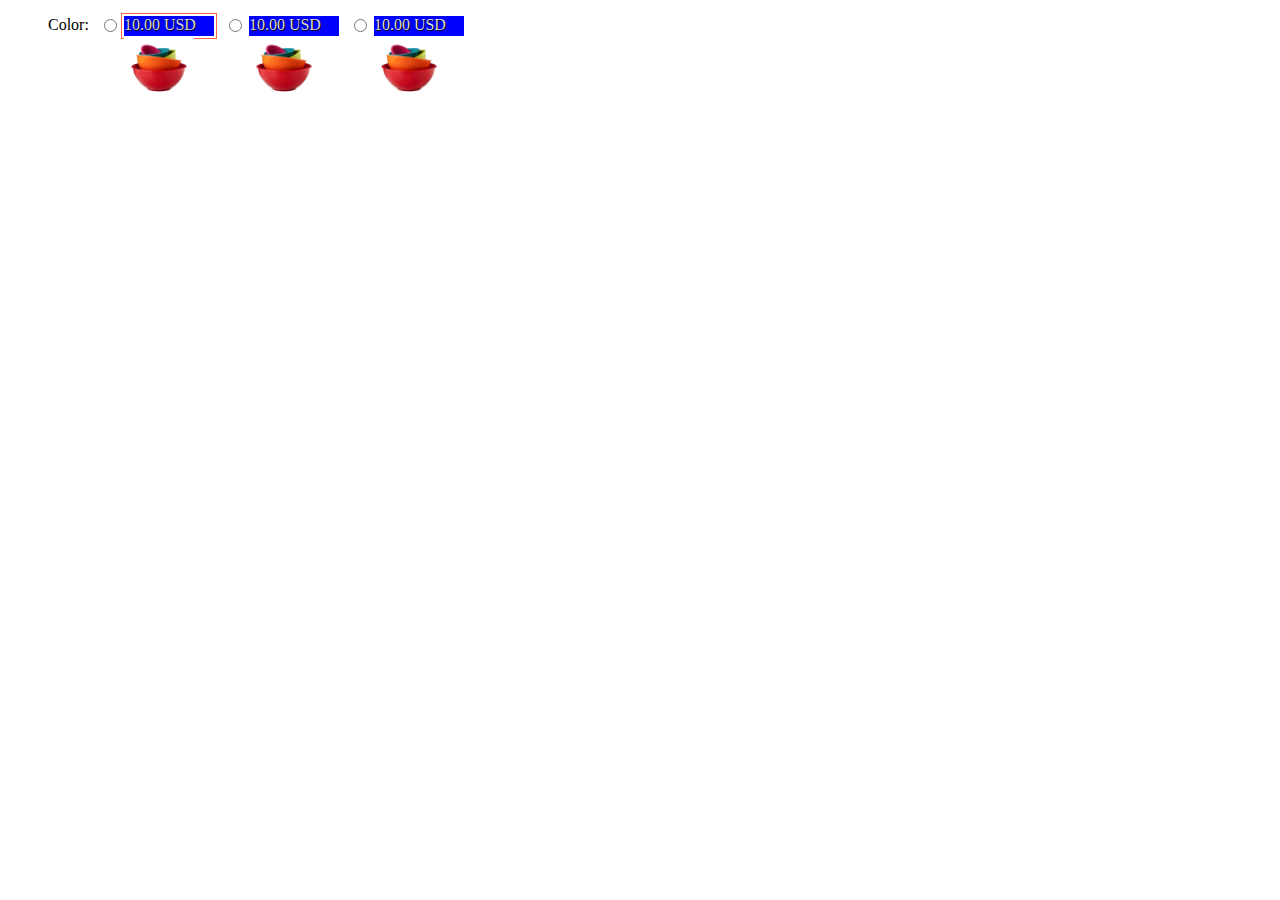
<file: static/css/test.html>
<!DOCTYPE html>
<html>
<head>
	<meta charset="utf-8">
	<meta http-equiv="X-UA-Compatible" content="IE=edge">
	<title>	testing</title>
	<link rel="stylesheet" href="">
	<style>
	.size-option>li>a {
  display: block;
  border: 1px solid #DADADA;
  font-weight: 700;
  padding: 2px 7px 0px 8px;
}

.size-option>li.active a {
  color: #F8694A;
  border-color: #F8694A;
}

.color-option>li {
  display: inline-block;
  margin-right: 6px;
  margin-bottom: 6px;
  vertical-align: top;
}

.color-option>li:last-child {
  margin-right: 0px;
}

.color-option>li>a {
  display: block;
  width: 20px;
  height: 20px;
}

.color-option>li.active a {
  -webkit-box-shadow: 0px 0px 0px 2px #FFF, 0px 0px 0px 3px #F8694A;
  box-shadow: 0px 0px 0px 2px #FFF, 0px 0px 0px 3px #F8694A;
}
	</style>
</head>
<body>
	<div class="colors">
                                                                <form method="post">
                                                                         <div id="appendHere">
                                                    <input type="hidden" name="size" id="size" value="{{ size_id }}">
                                                                        <ul class="color-option" >
                                                                            <li><span class="text-uppercase">Color:</span></li>              
                                                            <input type="radio" name="variantid" id="variantid">
                                                            <li class="active">
                                                               <a style="background-color:#0000FF; color: #D9D9D9; text-shadow: 1px 1px #000000; width: 90px">
                                                                   10.00 USD
                                                                </a>
                                                                <img src="10.jpg" alt="error" style="height: 70px">
                                                            </li>
                                                            <input type="radio" name="variantid2" id="variantid2">
                                                            <li>
                                                                <a style="background-color:#0000FF; color: #D9D9D9; text-shadow: 1px 1px #000000; width: 90px">
                                                                   10.00 USD
                                                                </a>
                                                                <img src="10.jpg" alt="error" style="height: 70px">
                                                            </li>
                                                            <input type="radio" name="variantid3" id="variantid3">
                                                             <li>
                                                                <a style="background-color:#0000FF; color: #D9D9D9; text-shadow: 1px 1px #000000; width: 90px">
                                                                   10.00 USD
                                                                </a>
                                                                <img src="10.jpg" alt="error" style="height: 70px">
                                                            </li>      
                                                    </ul>
                                                </div>
                                            </form>
                                                                
                                                            </div>
</body>
</html>
</file>
<file: static/admin-lte/plugins/daterangepicker/daterangepicker.css>
.daterangepicker {
  position: absolute;
  color: inherit;
  background-color: #fff;
  border-radius: 4px;
  border: 1px solid #ddd;
  width: 278px;
  max-width: none;
  padding: 0;
  margin-top: 7px;
  top: 100px;
  left: 20px;
  z-index: 3001;
  display: none;
  font-family: arial;
  font-size: 15px;
  line-height: 1em;
}

.daterangepicker:before, .daterangepicker:after {
  position: absolute;
  display: inline-block;
  border-bottom-color: rgba(0, 0, 0, 0.2);
  content: '';
}

.daterangepicker:before {
  top: -7px;
  border-right: 7px solid transparent;
  border-left: 7px solid transparent;
  border-bottom: 7px solid #ccc;
}

.daterangepicker:after {
  top: -6px;
  border-right: 6px solid transparent;
  border-bottom: 6px solid #fff;
  border-left: 6px solid transparent;
}

.daterangepicker.opensleft:before {
  right: 9px;
}

.daterangepicker.opensleft:after {
  right: 10px;
}

.daterangepicker.openscenter:before {
  left: 0;
  right: 0;
  width: 0;
  margin-left: auto;
  margin-right: auto;
}

.daterangepicker.openscenter:after {
  left: 0;
  right: 0;
  width: 0;
  margin-left: auto;
  margin-right: auto;
}

.daterangepicker.opensright:before {
  left: 9px;
}

.daterangepicker.opensright:after {
  left: 10px;
}

.daterangepicker.drop-up {
  margin-top: -7px;
}

.daterangepicker.drop-up:before {
  top: initial;
  bottom: -7px;
  border-bottom: initial;
  border-top: 7px solid #ccc;
}

.daterangepicker.drop-up:after {
  top: initial;
  bottom: -6px;
  border-bottom: initial;
  border-top: 6px solid #fff;
}

.daterangepicker.single .daterangepicker .ranges, .daterangepicker.single .drp-calendar {
  float: none;
}

.daterangepicker.single .drp-selected {
  display: none;
}

.daterangepicker.show-calendar .drp-calendar {
  display: block;
}

.daterangepicker.show-calendar .drp-buttons {
  display: block;
}

.daterangepicker.auto-apply .drp-buttons {
  display: none;
}

.daterangepicker .drp-calendar {
  display: none;
  max-width: 270px;
}

.daterangepicker .drp-calendar.left {
  padding: 8px 0 8px 8px;
}

.daterangepicker .drp-calendar.right {
  padding: 8px;
}

.daterangepicker .drp-calendar.single .calendar-table {
  border: none;
}

.daterangepicker .calendar-table .next span, .daterangepicker .calendar-table .prev span {
  color: #fff;
  border: solid black;
  border-width: 0 2px 2px 0;
  border-radius: 0;
  display: inline-block;
  padding: 3px;
}

.daterangepicker .calendar-table .next span {
  transform: rotate(-45deg);
  -webkit-transform: rotate(-45deg);
}

.daterangepicker .calendar-table .prev span {
  transform: rotate(135deg);
  -webkit-transform: rotate(135deg);
}

.daterangepicker .calendar-table th, .daterangepicker .calendar-table td {
  white-space: nowrap;
  text-align: center;
  vertical-align: middle;
  min-width: 32px;
  width: 32px;
  height: 24px;
  line-height: 24px;
  font-size: 12px;
  border-radius: 4px;
  border: 1px solid transparent;
  white-space: nowrap;
  cursor: pointer;
}

.daterangepicker .calendar-table {
  border: 1px solid #fff;
  border-radius: 4px;
  background-color: #fff;
}

.daterangepicker .calendar-table table {
  width: 100%;
  margin: 0;
  border-spacing: 0;
  border-collapse: collapse;
}

.daterangepicker td.available:hover, .daterangepicker th.available:hover {
  background-color: #eee;
  border-color: transparent;
  color: inherit;
}

.daterangepicker td.week, .daterangepicker th.week {
  font-size: 80%;
  color: #ccc;
}

.daterangepicker td.off, .daterangepicker td.off.in-range, .daterangepicker td.off.start-date, .daterangepicker td.off.end-date {
  background-color: #fff;
  border-color: transparent;
  color: #999;
}

.daterangepicker td.in-range {
  background-color: #ebf4f8;
  border-color: transparent;
  color: #000;
  border-radius: 0;
}

.daterangepicker td.start-date {
  border-radius: 4px 0 0 4px;
}

.daterangepicker td.end-date {
  border-radius: 0 4px 4px 0;
}

.daterangepicker td.start-date.end-date {
  border-radius: 4px;
}

.daterangepicker td.active, .daterangepicker td.active:hover {
  background-color: #357ebd;
  border-color: transparent;
  color: #fff;
}

.daterangepicker th.month {
  width: auto;
}

.daterangepicker td.disabled, .daterangepicker option.disabled {
  color: #999;
  cursor: not-allowed;
  text-decoration: line-through;
}

.daterangepicker select.monthselect, .daterangepicker select.yearselect {
  font-size: 12px;
  padding: 1px;
  height: auto;
  margin: 0;
  cursor: default;
}

.daterangepicker select.monthselect {
  margin-right: 2%;
  width: 56%;
}

.daterangepicker select.yearselect {
  width: 40%;
}

.daterangepicker select.hourselect, .daterangepicker select.minuteselect, .daterangepicker select.secondselect, .daterangepicker select.ampmselect {
  width: 50px;
  margin: 0 auto;
  background: #eee;
  border: 1px solid #eee;
  padding: 2px;
  outline: 0;
  font-size: 12px;
}

.daterangepicker .calendar-time {
  text-align: center;
  margin: 4px auto 0 auto;
  line-height: 30px;
  position: relative;
}

.daterangepicker .calendar-time select.disabled {
  color: #ccc;
  cursor: not-allowed;
}

.daterangepicker .drp-buttons {
  clear: both;
  text-align: right;
  padding: 8px;
  border-top: 1px solid #ddd;
  display: none;
  line-height: 12px;
  vertical-align: middle;
}

.daterangepicker .drp-selected {
  display: inline-block;
  font-size: 12px;
  padding-right: 8px;
}

.daterangepicker .drp-buttons .btn {
  margin-left: 8px;
  font-size: 12px;
  font-weight: bold;
  padding: 4px 8px;
}

.daterangepicker.show-ranges.single.rtl .drp-calendar.left {
  border-right: 1px solid #ddd;
}

.daterangepicker.show-ranges.single.ltr .drp-calendar.left {
  border-left: 1px solid #ddd;
}

.daterangepicker.show-ranges.rtl .drp-calendar.right {
  border-right: 1px solid #ddd;
}

.daterangepicker.show-ranges.ltr .drp-calendar.left {
  border-left: 1px solid #ddd;
}

.daterangepicker .ranges {
  float: none;
  text-align: left;
  margin: 0;
}

.daterangepicker.show-calendar .ranges {
  margin-top: 8px;
}

.daterangepicker .ranges ul {
  list-style: none;
  margin: 0 auto;
  padding: 0;
  width: 100%;
}

.daterangepicker .ranges li {
  font-size: 12px;
  padding: 8px 12px;
  cursor: pointer;
}

.daterangepicker .ranges li:hover {
  background-color: #eee;
}

.daterangepicker .ranges li.active {
  background-color: #08c;
  color: #fff;
}

/*  Larger Screen Styling */
@media (min-width: 564px) {
  .daterangepicker {
    width: auto;
  }

  .daterangepicker .ranges ul {
    width: 140px;
  }

  .daterangepicker.single .ranges ul {
    width: 100%;
  }

  .daterangepicker.single .drp-calendar.left {
    clear: none;
  }

  .daterangepicker.single .ranges, .daterangepicker.single .drp-calendar {
    float: left;
  }

  .daterangepicker {
    direction: ltr;
    text-align: left;
  }

  .daterangepicker .drp-calendar.left {
    clear: left;
    margin-right: 0;
  }

  .daterangepicker .drp-calendar.left .calendar-table {
    border-right: none;
    border-top-right-radius: 0;
    border-bottom-right-radius: 0;
  }

  .daterangepicker .drp-calendar.right {
    margin-left: 0;
  }

  .daterangepicker .drp-calendar.right .calendar-table {
    border-left: none;
    border-top-left-radius: 0;
    border-bottom-left-radius: 0;
  }

  .daterangepicker .drp-calendar.left .calendar-table {
    padding-right: 8px;
  }

  .daterangepicker .ranges, .daterangepicker .drp-calendar {
    float: left;
  }
}

@media (min-width: 730px) {
  .daterangepicker .ranges {
    width: auto;
  }

  .daterangepicker .ranges {
    float: left;
  }

  .daterangepicker.rtl .ranges {
    float: right;
  }

  .daterangepicker .drp-calendar.left {
    clear: none !important;
  }
}
</file>
<file: static/admin-lte/plugins/summernote/summernote-bs4.css>
/*!
 * 
 * Super simple wysiwyg editor v0.8.16
 * https://summernote.org
 * 
 * 
 * Copyright 2013- Alan Hong. and other contributors
 * summernote may be freely distributed under the MIT license.
 * 
 * Date: 2020-02-19T09:12Z
 * 
 */
@font-face {
  font-family: "summernote";
  font-style: normal;
  font-weight: 400;
  font-display: auto;
  src: url(font/summernote.eot);
  src: url(font/summernote.eot?#iefix) format("embedded-opentype"), url(font/summernote.woff2) format("woff2"), url(font/summernote.woff) format("woff"), url(font/summernote.ttf) format("truetype");}


[class^="note-icon"]:before,
[class*=" note-icon"]:before {
  display: inline-block;
  font-family: summernote;
  font-style: normal;
  font-size: inherit;
  text-decoration: inherit;
  text-rendering: auto;
  text-transform: none;
  vertical-align: middle;
  -moz-osx-font-smoothing: grayscale;
  -webkit-font-smoothing: antialiased;
  speak: none;
}


.note-icon-fw {
  text-align: center;
  width: 1.25em;
}

.note-icon-border {
  border: solid 0.08em #eee;
  border-radius: 0.1em;
  padding: 0.2em 0.25em 0.15em;
}

.note-icon-pull-left {
  float: left;
}

.note-icon-pull-right {
  float: right;
}

.note-icon.note-icon-pull-left {
  margin-right: 0.3em;
}

.note-icon.note-icon-pull-right {
  margin-left: 0.3em;
}


.note-icon-align::before {
  content: "\ea01";
}

.note-icon-align-center::before {
  content: "\ea02";
}

.note-icon-align-indent::before {
  content: "\ea03";
}

.note-icon-align-justify::before {
  content: "\ea04";
}

.note-icon-align-left::before {
  content: "\ea05";
}

.note-icon-align-outdent::before {
  content: "\ea06";
}

.note-icon-align-right::before {
  content: "\ea07";
}

.note-icon-arrow-circle-down::before {
  content: "\ea08";
}

.note-icon-arrow-circle-left::before {
  content: "\ea09";
}

.note-icon-arrow-circle-right::before {
  content: "\ea0a";
}

.note-icon-arrow-circle-up::before {
  content: "\ea0b";
}

.note-icon-arrows-alt::before {
  content: "\ea0c";
}

.note-icon-arrows-h::before {
  content: "\ea0d";
}

.note-icon-arrows-v::before {
  content: "\ea0e";
}

.note-icon-bold::before {
  content: "\ea0f";
}

.note-icon-caret::before {
  content: "\ea10";
}

.note-icon-chain-broken::before {
  content: "\ea11";
}

.note-icon-circle::before {
  content: "\ea12";
}

.note-icon-close::before {
  content: "\ea13";
}

.note-icon-code::before {
  content: "\ea14";
}

.note-icon-col-after::before {
  content: "\ea15";
}

.note-icon-col-before::before {
  content: "\ea16";
}

.note-icon-col-remove::before {
  content: "\ea17";
}

.note-icon-eraser::before {
  content: "\ea18";
}

.note-icon-float-left::before {
  content: "\ea19";
}

.note-icon-float-none::before {
  content: "\ea1a";
}

.note-icon-float-right::before {
  content: "\ea1b";
}

.note-icon-font::before {
  content: "\ea1c";
}

.note-icon-frame::before {
  content: "\ea1d";
}

.note-icon-italic::before {
  content: "\ea1e";
}

.note-icon-link::before {
  content: "\ea1f";
}

.note-icon-magic::before {
  content: "\ea20";
}

.note-icon-menu-check::before {
  content: "\ea21";
}

.note-icon-minus::before {
  content: "\ea22";
}

.note-icon-orderedlist::before {
  content: "\ea23";
}

.note-icon-pencil::before {
  content: "\ea24";
}

.note-icon-picture::before {
  content: "\ea25";
}

.note-icon-question::before {
  content: "\ea26";
}

.note-icon-redo::before {
  content: "\ea27";
}

.note-icon-rollback::before {
  content: "\ea28";
}

.note-icon-row-above::before {
  content: "\ea29";
}

.note-icon-row-below::before {
  content: "\ea2a";
}

.note-icon-row-remove::before {
  content: "\ea2b";
}

.note-icon-special-character::before {
  content: "\ea2c";
}

.note-icon-square::before {
  content: "\ea2d";
}

.note-icon-strikethrough::before {
  content: "\ea2e";
}

.note-icon-subscript::before {
  content: "\ea2f";
}

.note-icon-summernote::before {
  content: "\ea30";
}

.note-icon-superscript::before {
  content: "\ea31";
}

.note-icon-table::before {
  content: "\ea32";
}

.note-icon-text-height::before {
  content: "\ea33";
}

.note-icon-trash::before {
  content: "\ea34";
}

.note-icon-underline::before {
  content: "\ea35";
}

.note-icon-undo::before {
  content: "\ea36";
}

.note-icon-unorderedlist::before {
  content: "\ea37";
}

.note-icon-video::before {
  content: "\ea38";
}


.note-editor{position:relative}.note-editor .note-dropzone{position:absolute;display:none;z-index:100;color:#87cefa;background-color:#fff;opacity:.95}.note-editor .note-dropzone .note-dropzone-message{display:table-cell;vertical-align:middle;text-align:center;font-size:28px;font-weight:700}.note-editor .note-dropzone.hover{color:#098ddf}.note-editor.dragover .note-dropzone{display:table}.note-editor .note-editing-area{position:relative}.note-editor .note-editing-area .note-editable{outline:none}.note-editor .note-editing-area .note-editable sup{vertical-align:super}.note-editor .note-editing-area .note-editable sub{vertical-align:sub}.note-editor .note-editing-area .note-editable img.note-float-left{margin-right:10px}.note-editor .note-editing-area .note-editable img.note-float-right{margin-left:10px}.note-editor.note-frame,.note-editor.note-airframe{border:1px solid #a9a9a9}.note-editor.note-frame.codeview .note-editing-area .note-editable,.note-editor.note-airframe.codeview .note-editing-area .note-editable{display:none}.note-editor.note-frame.codeview .note-editing-area .note-codable,.note-editor.note-airframe.codeview .note-editing-area .note-codable{display:block}.note-editor.note-frame .note-editing-area,.note-editor.note-airframe .note-editing-area{overflow:hidden}.note-editor.note-frame .note-editing-area .note-editable,.note-editor.note-airframe .note-editing-area .note-editable{background-color:#fff;color:#000;padding:10px;overflow:auto;word-wrap:break-word}.note-editor.note-frame .note-editing-area .note-editable[contenteditable=false],.note-editor.note-airframe .note-editing-area .note-editable[contenteditable=false]{background-color:#e5e5e5}.note-editor.note-frame .note-editing-area .note-codable,.note-editor.note-airframe .note-editing-area .note-codable{display:none;width:100%;padding:10px;border:none;box-shadow:none;font-family:Menlo,Monaco,monospace,sans-serif;font-size:14px;color:#ccc;background-color:#222;resize:none;outline:none;-ms-box-sizing:border-box;box-sizing:border-box;border-radius:0;margin-bottom:0}.note-editor.note-frame.fullscreen,.note-editor.note-airframe.fullscreen{position:fixed;top:0;left:0;width:100% !important;z-index:1050}.note-editor.note-frame.fullscreen .note-editable,.note-editor.note-airframe.fullscreen .note-editable{background-color:#fff}.note-editor.note-frame.fullscreen .note-resizebar,.note-editor.note-airframe.fullscreen .note-resizebar{display:none}.note-editor.note-frame .note-status-output,.note-editor.note-airframe .note-status-output{display:block;width:100%;font-size:14px;line-height:1.42857143;height:20px;margin-bottom:0;color:#000;border:0;border-top:1px solid #e2e2e2}.note-editor.note-frame .note-status-output:empty,.note-editor.note-airframe .note-status-output:empty{height:0;border-top:0 solid transparent}.note-editor.note-frame .note-status-output .pull-right,.note-editor.note-airframe .note-status-output .pull-right{float:right !important}.note-editor.note-frame .note-status-output .text-muted,.note-editor.note-airframe .note-status-output .text-muted{color:#777}.note-editor.note-frame .note-status-output .text-primary,.note-editor.note-airframe .note-status-output .text-primary{color:#286090}.note-editor.note-frame .note-status-output .text-success,.note-editor.note-airframe .note-status-output .text-success{color:#3c763d}.note-editor.note-frame .note-status-output .text-info,.note-editor.note-airframe .note-status-output .text-info{color:#31708f}.note-editor.note-frame .note-status-output .text-warning,.note-editor.note-airframe .note-status-output .text-warning{color:#8a6d3b}.note-editor.note-frame .note-status-output .text-danger,.note-editor.note-airframe .note-status-output .text-danger{color:#a94442}.note-editor.note-frame .note-status-output .alert,.note-editor.note-airframe .note-status-output .alert{margin:-7px 0 0 0;padding:7px 10px 2px 10px;border-radius:0;color:#000;background-color:#f5f5f5}.note-editor.note-frame .note-status-output .alert .note-icon,.note-editor.note-airframe .note-status-output .alert .note-icon{margin-right:5px}.note-editor.note-frame .note-status-output .alert-success,.note-editor.note-airframe .note-status-output .alert-success{color:#3c763d !important;background-color:#dff0d8 !important}.note-editor.note-frame .note-status-output .alert-info,.note-editor.note-airframe .note-status-output .alert-info{color:#31708f !important;background-color:#d9edf7 !important}.note-editor.note-frame .note-status-output .alert-warning,.note-editor.note-airframe .note-status-output .alert-warning{color:#8a6d3b !important;background-color:#fcf8e3 !important}.note-editor.note-frame .note-status-output .alert-danger,.note-editor.note-airframe .note-status-output .alert-danger{color:#a94442 !important;background-color:#f2dede !important}.note-editor.note-frame .note-statusbar,.note-editor.note-airframe .note-statusbar{background-color:#f5f5f5;border-bottom-left-radius:4px;border-bottom-right-radius:4px;border-top:1px solid #ddd}.note-editor.note-frame .note-statusbar .note-resizebar,.note-editor.note-airframe .note-statusbar .note-resizebar{padding-top:1px;height:9px;width:100%;cursor:ns-resize}.note-editor.note-frame .note-statusbar .note-resizebar .note-icon-bar,.note-editor.note-airframe .note-statusbar .note-resizebar .note-icon-bar{width:20px;margin:1px auto;border-top:1px solid #a9a9a9}.note-editor.note-frame .note-statusbar.locked .note-resizebar,.note-editor.note-airframe .note-statusbar.locked .note-resizebar{cursor:default}.note-editor.note-frame .note-statusbar.locked .note-resizebar .note-icon-bar,.note-editor.note-airframe .note-statusbar.locked .note-resizebar .note-icon-bar{display:none}.note-editor.note-frame .note-placeholder,.note-editor.note-airframe .note-placeholder{padding:10px}.note-editor.note-airframe{border:0}.note-editor.note-airframe .note-editing-area .note-editable{padding:0}.note-popover.popover{display:none;max-width:none}.note-popover.popover .popover-content a{display:inline-block;max-width:200px;overflow:hidden;text-overflow:ellipsis;white-space:nowrap;vertical-align:middle}.note-popover.popover .arrow{left:20px !important}.note-toolbar{position:relative}.note-popover .popover-content,.note-toolbar{margin:0;padding:0 0 5px 5px}.note-popover .popover-content>.note-btn-group,.note-toolbar>.note-btn-group{margin-top:5px;margin-left:0;margin-right:5px}.note-popover .popover-content .note-btn-group .note-table,.note-toolbar .note-btn-group .note-table{min-width:0;padding:5px}.note-popover .popover-content .note-btn-group .note-table .note-dimension-picker,.note-toolbar .note-btn-group .note-table .note-dimension-picker{font-size:18px}.note-popover .popover-content .note-btn-group .note-table .note-dimension-picker .note-dimension-picker-mousecatcher,.note-toolbar .note-btn-group .note-table .note-dimension-picker .note-dimension-picker-mousecatcher{position:absolute !important;z-index:3;width:10em;height:10em;cursor:pointer}.note-popover .popover-content .note-btn-group .note-table .note-dimension-picker .note-dimension-picker-unhighlighted,.note-toolbar .note-btn-group .note-table .note-dimension-picker .note-dimension-picker-unhighlighted{position:relative !important;z-index:1;width:5em;height:5em;background:url("[data-uri]") repeat}.note-popover .popover-content .note-btn-group .note-table .note-dimension-picker .note-dimension-picker-highlighted,.note-toolbar .note-btn-group .note-table .note-dimension-picker .note-dimension-picker-highlighted{position:absolute !important;z-index:2;width:1em;height:1em;background:url("[data-uri]") repeat}.note-popover .popover-content .note-style .dropdown-style blockquote,.note-popover .popover-content .note-style .dropdown-style pre,.note-toolbar .note-style .dropdown-style blockquote,.note-toolbar .note-style .dropdown-style pre{margin:0;padding:5px 10px}.note-popover .popover-content .note-style .dropdown-style h1,.note-popover .popover-content .note-style .dropdown-style h2,.note-popover .popover-content .note-style .dropdown-style h3,.note-popover .popover-content .note-style .dropdown-style h4,.note-popover .popover-content .note-style .dropdown-style h5,.note-popover .popover-content .note-style .dropdown-style h6,.note-popover .popover-content .note-style .dropdown-style p,.note-toolbar .note-style .dropdown-style h1,.note-toolbar .note-style .dropdown-style h2,.note-toolbar .note-style .dropdown-style h3,.note-toolbar .note-style .dropdown-style h4,.note-toolbar .note-style .dropdown-style h5,.note-toolbar .note-style .dropdown-style h6,.note-toolbar .note-style .dropdown-style p{margin:0;padding:0}.note-popover .popover-content .note-color-all .note-dropdown-menu,.note-toolbar .note-color-all .note-dropdown-menu{min-width:337px}.note-popover .popover-content .note-color .dropdown-toggle,.note-toolbar .note-color .dropdown-toggle{width:20px;padding-left:5px}.note-popover .popover-content .note-color .note-dropdown-menu .note-palette,.note-toolbar .note-color .note-dropdown-menu .note-palette{display:inline-block;margin:0;width:160px}.note-popover .popover-content .note-color .note-dropdown-menu .note-palette:first-child,.note-toolbar .note-color .note-dropdown-menu .note-palette:first-child{margin:0 5px}.note-popover .popover-content .note-color .note-dropdown-menu .note-palette .note-palette-title,.note-toolbar .note-color .note-dropdown-menu .note-palette .note-palette-title{font-size:12px;margin:2px 7px;text-align:center;border-bottom:1px solid #eee}.note-popover .popover-content .note-color .note-dropdown-menu .note-palette .note-color-reset,.note-popover .popover-content .note-color .note-dropdown-menu .note-palette .note-color-select,.note-toolbar .note-color .note-dropdown-menu .note-palette .note-color-reset,.note-toolbar .note-color .note-dropdown-menu .note-palette .note-color-select{font-size:11px;margin:3px;padding:0 3px;cursor:pointer;width:100%;border-radius:5px}.note-popover .popover-content .note-color .note-dropdown-menu .note-palette .note-color-reset:hover,.note-popover .popover-content .note-color .note-dropdown-menu .note-palette .note-color-select:hover,.note-toolbar .note-color .note-dropdown-menu .note-palette .note-color-reset:hover,.note-toolbar .note-color .note-dropdown-menu .note-palette .note-color-select:hover{background:#eee}.note-popover .popover-content .note-color .note-dropdown-menu .note-palette .note-color-row,.note-toolbar .note-color .note-dropdown-menu .note-palette .note-color-row{height:20px}.note-popover .popover-content .note-color .note-dropdown-menu .note-palette .note-color-select-btn,.note-toolbar .note-color .note-dropdown-menu .note-palette .note-color-select-btn{display:none}.note-popover .popover-content .note-color .note-dropdown-menu .note-palette .note-holder-custom .note-color-btn,.note-toolbar .note-color .note-dropdown-menu .note-palette .note-holder-custom .note-color-btn{border:1px solid #eee}.note-popover .popover-content .note-para .note-dropdown-menu,.note-toolbar .note-para .note-dropdown-menu{min-width:216px;padding:5px}.note-popover .popover-content .note-para .note-dropdown-menu>div:first-child,.note-toolbar .note-para .note-dropdown-menu>div:first-child{margin-right:5px}.note-popover .popover-content .note-dropdown-menu,.note-toolbar .note-dropdown-menu{min-width:160px}.note-popover .popover-content .note-dropdown-menu.right,.note-toolbar .note-dropdown-menu.right{right:0;left:auto}.note-popover .popover-content .note-dropdown-menu.right::before,.note-toolbar .note-dropdown-menu.right::before{right:9px;left:auto !important}.note-popover .popover-content .note-dropdown-menu.right::after,.note-toolbar .note-dropdown-menu.right::after{right:10px;left:auto !important}.note-popover .popover-content .note-dropdown-menu.note-check a i,.note-toolbar .note-dropdown-menu.note-check a i{color:#00bfff;visibility:hidden}.note-popover .popover-content .note-dropdown-menu.note-check a.checked i,.note-toolbar .note-dropdown-menu.note-check a.checked i{visibility:visible}.note-popover .popover-content .note-fontsize-10,.note-toolbar .note-fontsize-10{font-size:10px}.note-popover .popover-content .note-color-palette,.note-toolbar .note-color-palette{line-height:1}.note-popover .popover-content .note-color-palette div .note-color-btn,.note-toolbar .note-color-palette div .note-color-btn{width:20px;height:20px;padding:0;margin:0;border:1px solid #fff}.note-popover .popover-content .note-color-palette div .note-color-btn:hover,.note-toolbar .note-color-palette div .note-color-btn:hover{border:1px solid #000}.note-modal .modal-dialog{outline:0;border-radius:5px;box-shadow:0 3px 9px rgba(0,0,0,.5)}.note-modal .form-group{margin-left:0;margin-right:0}.note-modal .note-modal-form{margin:0}.note-modal .note-image-dialog .note-dropzone{min-height:100px;font-size:30px;line-height:4;color:#d3d3d3;text-align:center;border:4px dashed #d3d3d3;margin-bottom:10px}@-moz-document url-prefix(){.note-modal .note-image-input{height:auto}}.note-placeholder{position:absolute;display:none;color:gray}.note-handle .note-control-selection{position:absolute;display:none;border:1px solid #000}.note-handle .note-control-selection>div{position:absolute}.note-handle .note-control-selection .note-control-selection-bg{width:100%;height:100%;background-color:#000;-webkit-opacity:.3;-khtml-opacity:.3;-moz-opacity:.3;opacity:.3;-ms-filter:progid:DXImageTransform.Microsoft.Alpha(opacity=30);filter:alpha(opacity=30)}.note-handle .note-control-selection .note-control-handle,.note-handle .note-control-selection .note-control-sizing,.note-handle .note-control-selection .note-control-holder{width:7px;height:7px;border:1px solid #000}.note-handle .note-control-selection .note-control-sizing{background-color:#000}.note-handle .note-control-selection .note-control-nw{top:-5px;left:-5px;border-right:none;border-bottom:none}.note-handle .note-control-selection .note-control-ne{top:-5px;right:-5px;border-bottom:none;border-left:none}.note-handle .note-control-selection .note-control-sw{bottom:-5px;left:-5px;border-top:none;border-right:none}.note-handle .note-control-selection .note-control-se{right:-5px;bottom:-5px;cursor:se-resize}.note-handle .note-control-selection .note-control-se.note-control-holder{cursor:default;border-top:none;border-left:none}.note-handle .note-control-selection .note-control-selection-info{right:0;bottom:0;padding:5px;margin:5px;color:#fff;background-color:#000;font-size:12px;border-radius:5px;-webkit-opacity:.7;-khtml-opacity:.7;-moz-opacity:.7;opacity:.7;-ms-filter:progid:DXImageTransform.Microsoft.Alpha(opacity=70);filter:alpha(opacity=70)}.note-hint-popover{min-width:100px;padding:2px}.note-hint-popover .popover-content{padding:3px;max-height:150px;overflow:auto}.note-hint-popover .popover-content .note-hint-group .note-hint-item{display:block !important;padding:3px}.note-hint-popover .popover-content .note-hint-group .note-hint-item.active,.note-hint-popover .popover-content .note-hint-group .note-hint-item:hover{display:block;clear:both;font-weight:400;line-height:1.4;color:#fff;white-space:nowrap;text-decoration:none;background-color:#428bca;outline:0;cursor:pointer}.note-toolbar .note-btn{background:#fff;border-color:#dae0e5;padding:.28rem .65rem;font-size:13px}
</file>
<file: static/admin-lte/plugins/jqvmap/jqvmap.min.css>
.jqvmap-label,.jqvmap-pin{pointer-events:none}.jqvmap-label{position:absolute;display:none;-webkit-border-radius:3px;-moz-border-radius:3px;border-radius:3px;background:#292929;color:#fff;font-family:sans-serif,Verdana;font-size:smaller;padding:3px}.jqvmap-zoomin,.jqvmap-zoomout{position:absolute;left:10px;-webkit-border-radius:3px;-moz-border-radius:3px;border-radius:3px;background:#000;padding:3px;color:#fff;width:10px;height:10px;cursor:pointer;line-height:10px;text-align:center}.jqvmap-zoomin{top:10px}.jqvmap-zoomout{top:30px}.jqvmap-region{cursor:pointer}.jqvmap-ajax_response{width:100%;height:500px}
</file>
<file: static/admin-lte/plugins/overlayScrollbars/css/OverlayScrollbars.min.css>
/*!
 * OverlayScrollbars
 * https://github.com/KingSora/OverlayScrollbars
 *
 * Version: 1.11.0
 *
 * Copyright KingSora | Rene Haas.
 * https://github.com/KingSora
 *
 * Released under the MIT license.
 * Date: 29.02.2020
 */
html.os-html,html.os-html>.os-host{display:block;overflow:hidden;box-sizing:border-box;height:100%!important;width:100%!important;min-width:100%!important;min-height:100%!important;margin:0!important;position:absolute!important}html.os-html>.os-host>.os-padding{position:absolute}body.os-dragging,body.os-dragging *{cursor:default}.os-host,.os-host-textarea{position:relative;overflow:visible!important;-webkit-box-orient:vertical;-webkit-box-direction:normal;-ms-flex-direction:column;flex-direction:column;-ms-flex-wrap:nowrap;flex-wrap:nowrap;-webkit-box-pack:start;-ms-flex-pack:start;justify-content:flex-start;-ms-flex-line-pack:start;align-content:flex-start;-webkit-box-align:start;-ms-flex-align:start;-ms-grid-row-align:flex-start;align-items:flex-start}.os-host-flexbox{overflow:hidden!important;display:-webkit-box;display:-ms-flexbox;display:flex}.os-host-flexbox>.os-size-auto-observer{height:inherit!important}.os-host-flexbox>.os-content-glue{-webkit-box-flex:1;-ms-flex-positive:1;flex-grow:1;-ms-flex-negative:0;flex-shrink:0}.os-host-flexbox>.os-size-auto-observer,.os-host-flexbox>.os-content-glue{min-height:0;min-width:0;-webkit-box-flex:0;-ms-flex-positive:0;flex-grow:0;-ms-flex-negative:1;flex-shrink:1;-ms-flex-preferred-size:auto;flex-basis:auto}#os-dummy-scrollbar-size{position:fixed;opacity:0;-ms-filter:'progid:DXImageTransform.Microsoft.Alpha(Opacity=0)';visibility:hidden;overflow:scroll;height:500px;width:500px}#os-dummy-scrollbar-size>div{width:200%;height:200%;margin:10px 0}#os-dummy-scrollbar-size:before,#os-dummy-scrollbar-size:after,.os-content:before,.os-content:after{content:'';display:table;width:.01px;height:.01px;line-height:0;font-size:0;flex-grow:0;flex-shrink:0;visibility:hidden}#os-dummy-scrollbar-size,.os-viewport{-ms-overflow-style:scrollbar!important}.os-viewport-native-scrollbars-invisible#os-dummy-scrollbar-size,.os-viewport-native-scrollbars-invisible.os-viewport{scrollbar-width:none!important}.os-viewport-native-scrollbars-invisible#os-dummy-scrollbar-size::-webkit-scrollbar,.os-viewport-native-scrollbars-invisible.os-viewport::-webkit-scrollbar,.os-viewport-native-scrollbars-invisible#os-dummy-scrollbar-size::-webkit-scrollbar-corner,.os-viewport-native-scrollbars-invisible.os-viewport::-webkit-scrollbar-corner{display:none!important;width:0!important;height:0!important;visibility:hidden!important;background:0 0!important}.os-content-glue{box-sizing:inherit;max-height:100%;max-width:100%;width:100%;pointer-events:none}.os-padding{box-sizing:inherit;direction:inherit;position:absolute;overflow:visible;padding:0;margin:0;left:0;top:0;bottom:0;right:0;width:auto!important;height:auto!important;z-index:1}.os-host-overflow>.os-padding{overflow:hidden}.os-viewport{direction:inherit!important;box-sizing:inherit!important;resize:none!important;outline:0!important;position:absolute;overflow:hidden;top:0;left:0;bottom:0;right:0;padding:0;margin:0;-webkit-overflow-scrolling:touch}.os-content-arrange{position:absolute;z-index:-1;min-height:1px;min-width:1px;pointer-events:none}.os-content{direction:inherit;box-sizing:border-box!important;position:relative;display:block;height:100%;width:100%;height:100%;width:100%;visibility:visible}.os-content>.os-textarea{box-sizing:border-box!important;direction:inherit!important;background:0 0!important;outline:0 transparent!important;overflow:hidden!important;position:absolute!important;display:block!important;top:0!important;left:0!important;margin:0!important;border-radius:0!important;float:none!important;-webkit-filter:none!important;filter:none!important;border:0!important;resize:none!important;-webkit-transform:none!important;transform:none!important;max-width:none!important;max-height:none!important;box-shadow:none!important;-webkit-perspective:none!important;perspective:none!important;opacity:1!important;z-index:1!important;clip:auto!important;vertical-align:baseline!important;padding:0}.os-host-rtl>.os-padding>.os-viewport>.os-content>.os-textarea{right:0!important}.os-content>.os-textarea-cover{z-index:-1;pointer-events:none}.os-content>.os-textarea[wrap=off]{white-space:pre!important;margin:0!important}.os-text-inherit{font-family:inherit;font-size:inherit;font-weight:inherit;font-style:inherit;font-variant:inherit;text-transform:inherit;text-decoration:inherit;text-indent:inherit;text-align:inherit;text-shadow:inherit;text-overflow:inherit;letter-spacing:inherit;word-spacing:inherit;line-height:inherit;unicode-bidi:inherit;direction:inherit;color:inherit;cursor:text}.os-resize-observer,.os-resize-observer-host{box-sizing:inherit;display:block;visibility:hidden;position:absolute;top:0;left:0;height:100%;width:100%;overflow:hidden;pointer-events:none;z-index:-1}.os-resize-observer-host{padding:inherit;border:inherit;border-color:transparent;border-style:solid;box-sizing:border-box}.os-resize-observer-host>.os-resize-observer{height:200%;width:200%;padding:inherit;border:inherit;margin:0;display:block;box-sizing:content-box}.os-resize-observer-host.observed{display:flex;flex-direction:column;justify-content:flex-start;align-items:flex-start}.os-resize-observer-host.observed>.os-resize-observer{position:relative;flex-grow:1;flex-shrink:0;flex-basis:auto}.os-size-auto-observer{box-sizing:inherit!important;height:100%;width:inherit;max-width:1px;position:relative;float:left;max-height:1px;overflow:hidden;z-index:-1;padding:0;margin:0;pointer-events:none;-webkit-box-flex:inherit;-ms-flex-positive:inherit;flex-grow:inherit;-ms-flex-negative:0;flex-shrink:0;-ms-flex-preferred-size:0;flex-basis:0}.os-size-auto-observer>.os-resize-observer{width:1000%;height:1000%;min-height:1px;min-width:1px}.os-resize-observer-item{position:absolute;top:0;right:0;bottom:0;left:0;overflow:hidden;z-index:-1;opacity:0;direction:ltr!important;-webkit-box-flex:0!important;-ms-flex:none!important;flex:none!important}.os-resize-observer-item-final{position:absolute;left:0;top:0;-webkit-transition:none!important;transition:none!important;-webkit-box-flex:0!important;-ms-flex:none!important;flex:none!important}.os-resize-observer{-webkit-animation-duration:.001s;animation-duration:.001s;-webkit-animation-name:os-resize-observer-dummy-animation;animation-name:os-resize-observer-dummy-animation}object.os-resize-observer{box-sizing:border-box!important}@-webkit-keyframes os-resize-observer-dummy-animation{0%{z-index:0}to{z-index:-1}}@keyframes os-resize-observer-dummy-animation{0%{z-index:0}to{z-index:-1}}.os-host-transition>.os-scrollbar,.os-host-transition>.os-scrollbar-corner{-webkit-transition:opacity .3s,visibility .3s,top .3s,right .3s,bottom .3s,left .3s;transition:opacity .3s,visibility .3s,top .3s,right .3s,bottom .3s,left .3s}html.os-html>.os-host>.os-scrollbar{position:absolute;z-index:999999}.os-scrollbar,.os-scrollbar-corner{position:absolute;opacity:1;-ms-filter:'progid:DXImageTransform.Microsoft.Alpha(Opacity=100)';z-index:1}.os-scrollbar-corner{bottom:0;right:0}.os-scrollbar{pointer-events:none}.os-scrollbar-track{pointer-events:auto;position:relative;height:100%;width:100%;padding:0!important;border:0!important}.os-scrollbar-handle{pointer-events:auto;position:absolute;width:100%;height:100%}.os-scrollbar-handle-off,.os-scrollbar-track-off{pointer-events:none}.os-scrollbar.os-scrollbar-unusable,.os-scrollbar.os-scrollbar-unusable *{pointer-events:none!important}.os-scrollbar.os-scrollbar-unusable .os-scrollbar-handle{opacity:0!important}.os-scrollbar-horizontal{bottom:0;left:0}.os-scrollbar-vertical{top:0;right:0}.os-host-rtl>.os-scrollbar-horizontal{right:0}.os-host-rtl>.os-scrollbar-vertical{right:auto;left:0}.os-host-rtl>.os-scrollbar-corner{right:auto;left:0}.os-scrollbar-auto-hidden,.os-padding+.os-scrollbar-corner,.os-host-resize-disabled.os-host-scrollbar-horizontal-hidden>.os-scrollbar-corner,.os-host-scrollbar-horizontal-hidden>.os-scrollbar-horizontal,.os-host-resize-disabled.os-host-scrollbar-vertical-hidden>.os-scrollbar-corner,.os-host-scrollbar-vertical-hidden>.os-scrollbar-vertical,.os-scrollbar-horizontal.os-scrollbar-auto-hidden+.os-scrollbar-vertical+.os-scrollbar-corner,.os-scrollbar-horizontal+.os-scrollbar-vertical.os-scrollbar-auto-hidden+.os-scrollbar-corner,.os-scrollbar-horizontal.os-scrollbar-auto-hidden+.os-scrollbar-vertical.os-scrollbar-auto-hidden+.os-scrollbar-corner{opacity:0;visibility:hidden;pointer-events:none}.os-scrollbar-corner-resize-both{cursor:nwse-resize}.os-host-rtl>.os-scrollbar-corner-resize-both{cursor:nesw-resize}.os-scrollbar-corner-resize-horizontal{cursor:ew-resize}.os-scrollbar-corner-resize-vertical{cursor:ns-resize}.os-dragging .os-scrollbar-corner.os-scrollbar-corner-resize{cursor:default}.os-host-resize-disabled.os-host-scrollbar-horizontal-hidden>.os-scrollbar-vertical{top:0;bottom:0}.os-host-resize-disabled.os-host-scrollbar-vertical-hidden>.os-scrollbar-horizontal,.os-host-rtl.os-host-resize-disabled.os-host-scrollbar-vertical-hidden>.os-scrollbar-horizontal{right:0;left:0}.os-scrollbar:hover,.os-scrollbar-corner.os-scrollbar-corner-resize{opacity:1!important;visibility:visible!important}.os-scrollbar-corner.os-scrollbar-corner-resize{background-image:url([data-uri]);background-repeat:no-repeat;background-position:100% 100%;pointer-events:auto!important}.os-host-rtl>.os-scrollbar-corner.os-scrollbar-corner-resize{-webkit-transform:scale(-1,1);transform:scale(-1,1)}.os-host-overflow{overflow:hidden!important}.os-theme-none>.os-scrollbar-horizontal,.os-theme-none>.os-scrollbar-vertical,.os-theme-none>.os-scrollbar-corner{display:none!important}.os-theme-none>.os-scrollbar-corner-resize{display:block!important;min-width:10px;min-height:10px}.os-theme-dark>.os-scrollbar-horizontal,.os-theme-light>.os-scrollbar-horizontal{right:10px;height:10px}.os-theme-dark>.os-scrollbar-vertical,.os-theme-light>.os-scrollbar-vertical{bottom:10px;width:10px}.os-theme-dark.os-host-rtl>.os-scrollbar-horizontal,.os-theme-light.os-host-rtl>.os-scrollbar-horizontal{left:10px;right:0}.os-theme-dark>.os-scrollbar-corner,.os-theme-light>.os-scrollbar-corner{height:10px;width:10px}.os-theme-dark>.os-scrollbar-corner,.os-theme-light>.os-scrollbar-corner{background-color:transparent}.os-theme-dark>.os-scrollbar,.os-theme-light>.os-scrollbar{padding:2px;box-sizing:border-box;background:0 0}.os-theme-dark>.os-scrollbar.os-scrollbar-unusable,.os-theme-light>.os-scrollbar.os-scrollbar-unusable{background:0 0}.os-theme-dark>.os-scrollbar>.os-scrollbar-track,.os-theme-light>.os-scrollbar>.os-scrollbar-track{background:0 0}.os-theme-dark>.os-scrollbar-horizontal>.os-scrollbar-track>.os-scrollbar-handle,.os-theme-light>.os-scrollbar-horizontal>.os-scrollbar-track>.os-scrollbar-handle{min-width:30px}.os-theme-dark>.os-scrollbar-vertical>.os-scrollbar-track>.os-scrollbar-handle,.os-theme-light>.os-scrollbar-vertical>.os-scrollbar-track>.os-scrollbar-handle{min-height:30px}.os-theme-dark.os-host-transition>.os-scrollbar>.os-scrollbar-track>.os-scrollbar-handle,.os-theme-light.os-host-transition>.os-scrollbar>.os-scrollbar-track>.os-scrollbar-handle{-webkit-transition:background-color .3s;transition:background-color .3s}.os-theme-dark>.os-scrollbar>.os-scrollbar-track>.os-scrollbar-handle,.os-theme-light>.os-scrollbar>.os-scrollbar-track>.os-scrollbar-handle,.os-theme-dark>.os-scrollbar>.os-scrollbar-track,.os-theme-light>.os-scrollbar>.os-scrollbar-track{border-radius:10px}.os-theme-dark>.os-scrollbar>.os-scrollbar-track>.os-scrollbar-handle{background:rgba(0,0,0,.4)}.os-theme-light>.os-scrollbar>.os-scrollbar-track>.os-scrollbar-handle{background:rgba(255,255,255,.4)}.os-theme-dark>.os-scrollbar:hover>.os-scrollbar-track>.os-scrollbar-handle{background:rgba(0,0,0,.55)}.os-theme-light>.os-scrollbar:hover>.os-scrollbar-track>.os-scrollbar-handle{background:rgba(255,255,255,.55)}.os-theme-dark>.os-scrollbar>.os-scrollbar-track>.os-scrollbar-handle.active{background:rgba(0,0,0,.7)}.os-theme-light>.os-scrollbar>.os-scrollbar-track>.os-scrollbar-handle.active{background:rgba(255,255,255,.7)}.os-theme-dark>.os-scrollbar-horizontal .os-scrollbar-handle:before,.os-theme-dark>.os-scrollbar-vertical .os-scrollbar-handle:before,.os-theme-light>.os-scrollbar-horizontal .os-scrollbar-handle:before,.os-theme-light>.os-scrollbar-vertical .os-scrollbar-handle:before{content:'';position:absolute;left:0;right:0;top:0;bottom:0;display:block}.os-theme-dark.os-host-scrollbar-horizontal-hidden>.os-scrollbar-horizontal .os-scrollbar-handle:before,.os-theme-dark.os-host-scrollbar-vertical-hidden>.os-scrollbar-vertical .os-scrollbar-handle:before,.os-theme-light.os-host-scrollbar-horizontal-hidden>.os-scrollbar-horizontal .os-scrollbar-handle:before,.os-theme-light.os-host-scrollbar-vertical-hidden>.os-scrollbar-vertical .os-scrollbar-handle:before{display:none}.os-theme-dark>.os-scrollbar-horizontal .os-scrollbar-handle:before,.os-theme-light>.os-scrollbar-horizontal .os-scrollbar-handle:before{top:-6px;bottom:-2px}.os-theme-dark>.os-scrollbar-vertical .os-scrollbar-handle:before,.os-theme-light>.os-scrollbar-vertical .os-scrollbar-handle:before{left:-6px;right:-2px}.os-host-rtl.os-theme-dark>.os-scrollbar-vertical .os-scrollbar-handle:before,.os-host-rtl.os-theme-light>.os-scrollbar-vertical .os-scrollbar-handle:before{right:-6px;left:-2px}
</file>
